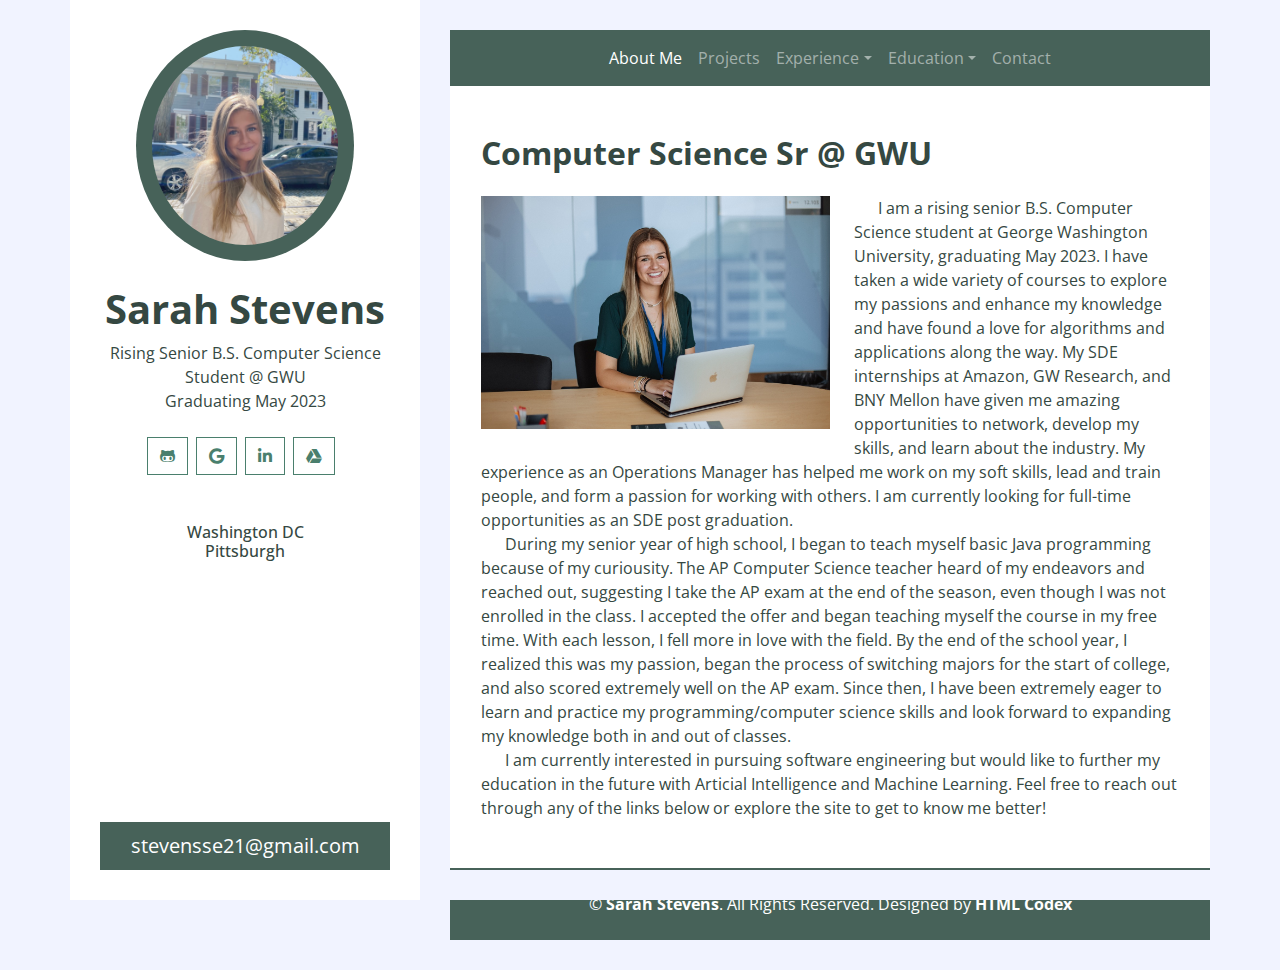
<file: index.html>
<!DOCTYPE html>
<html lang="en">
    <head>
        <meta charset="utf-8">
        <title>Sarah Stevens</title>
        <meta content="width=device-width, initial-scale=1.0" name="viewport">
        <meta content="Free Website Template" name="keywords">
        <meta content="Free Website Template" name="description">

        <!-- Favicon -->
        <link href="img/favicon.ico" rel="icon">

        <!-- Google Fonts -->
        <link href="https://fonts.googleapis.com/css2?family=Open+Sans:300;400;600;700;800&display=swap" rel="stylesheet">

        <!-- Font Awesome -->
        <link href="https://cdnjs.cloudflare.com/ajax/libs/font-awesome/5.10.0/css/all.min.css" rel="stylesheet">

        <!-- Customized Bootstrap Stylesheet -->
        <link href="css/style.css" rel="stylesheet">
    </head>

    <body>
        <div class="wrapper">
            <div class="sidebar">
                <div class="sidebar-text d-flex flex-column h-100 justify-content-center text-center">
                    <img class="mx-auto d-block w-75 bg-primary img-fluid rounded-circle mb-4 p-3" src="img/me.jpeg" alt="Image">
                    <h1 class="font-weight-bold">Sarah Stevens</h1>
                    <p class="mb-4">
                        Rising Senior B.S. Computer Science Student @ GWU <br> Graduating May 2023
                    </p>
                    <div class="d-flex justify-content-center mb-5">
                        <a class="btn btn-outline-primary mr-2" href="https://github.com/stevensse21"><i class="fab fa-github-alt"></i></a>
                        <a class="btn btn-outline-primary mr-2" href="mailto:stevensse21@gmail.com?subject=Reach Out Via Website"><i class="fab fa-google"></i></a>
                        <a class="btn btn-outline-primary mr-2" href="https://www.linkedin.com/in/sarahstevens21/"><i class="fab fa-linkedin-in"></i></a>
                        <a class="btn btn-outline-primary mr-2" href="https://docs.google.com/document/d/1otPH1f_TBJLkTdfNuA0LRrwD_nwOo2Uy/edit?usp=sharing&ouid=106277621945775498656&rtpof=true&sd=true"><i class="fab fa-google-drive"></i></a>
                    </div>
                    <h6 class="mb-4">
                        Washington DC <br> Pittsburgh <br>
                    </h6>
                    <a href="mailto:stevensse21@gmail.com?subject=Reach Out Via Website" class="btn btn-lg btn-block btn-primary mt-auto">stevensse21@gmail.com</a>
                   <!--<a href="" class="btn btn-lg btn-block btn-primary mt-auto">Hire Me</a>-->
                </div>
                <div class="sidebar-icon d-flex flex-column h-100 justify-content-center text-right">
                    <i class="fas fa-2x fa-angle-double-right text-primary"></i>
                </div>
            </div>
            <div class="content">
                <!-- Navbar Start -->
                <div class="container p-0">
                    <nav class="navbar navbar-expand-lg bg-secondary navbar-dark">
                        <a href="" class="navbar-brand d-block d-lg-none">Navigation</a>
                        <button type="button" class="navbar-toggler" data-toggle="collapse" data-target="#navbarCollapse">
                            <span class="navbar-toggler-icon"></span>
                        </button>
                        <div class="collapse navbar-collapse justify-content-between" id="navbarCollapse">
                            <div class="navbar-nav m-auto">
                                <a href="index.html" class="nav-item nav-link active">About Me</a>
                                <a href="projects.html" class="nav-item nav-link">Projects</a>
                                <div class="nav-item dropdown">
                                    <a href="#" class="nav-link dropdown-toggle" data-toggle="dropdown">Experience</a>
                                    <div class="dropdown-menu">
                                        <a href="tech.html" class="dropdown-item">Technical Experience</a>
                                        <a href="nontechex.html" class="dropdown-item">Involvement/Other Experience</a>
                                    </div>
                                </div>
                                <div class="nav-item dropdown">
                                    <a href="#" class="nav-link dropdown-toggle" data-toggle="dropdown">Education</a>
                                    <div class="dropdown-menu">
                                        <a href="svhs.html" class="dropdown-item">Seneca Valley - High School</a>
                                        <a href="gwu.html" class="dropdown-item">George Washington University - Undergrad</a>
                                    </div>
                                </div>
                                <a href="mailto:stevensse21@gmail.com?subject=Reach Out Via Website&body = Message" class="nav-item nav-link">Contact</a>
                            </div>
                        </div>
                    </nav>
                </div>
                <!-- Navbar End -->
                
                
           <!-- About Start -->
           <div class="container bg-white pt-5">
            <div class="row px-3 pb-5">
                <div class="col-md-12">
                    <h2 class="mb-4 font-weight-bold">Computer Science Sr @ GWU</h2>
                    <img class="img-fluid float-left w-50 mr-4 mb-3" src="img/image.jpeg" alt="Image">
                    <p class="m-0">
                        &nbsp &nbsp &nbsp I am a rising senior B.S. Computer Science student at George Washington University, graduating May 2023. I have taken a wide variety of courses to explore my passions and enhance my knowledge and have found a love for algorithms and applications along the way. My SDE internships at Amazon, GW Research, and BNY Mellon have given me amazing opportunities to network, develop my skills, and learn about the industry. My experience as an Operations Manager has helped me work on my soft skills, lead and train people, and form a passion for working with others. I am currently looking for full-time opportunities as an SDE post graduation. 
                    </p>
                    <p class="m-0">
                        &nbsp &nbsp &nbsp During my senior year of high school, I began to teach myself basic Java programming because of my curiousity. The AP Computer Science teacher heard of my endeavors and reached out, suggesting I take the AP exam at the end of the season, even though I was not enrolled in the class. I accepted the offer and began teaching myself the course in my free time. With each lesson, I fell more in love with the field. By the end of the school year, I realized this was my passion, began the process of switching majors for the start of college, and also scored extremely well on the AP exam. Since then, I have been extremely eager to learn and practice my programming/computer science skills and look forward to expanding my knowledge both in and out of classes.
                    </p>
                    <p class="m-0">   
                        &nbsp &nbsp &nbsp I am currently interested in pursuing software engineering but would like to further my education in the future with Articial Intelligence and Machine Learning. Feel free to reach out through any of the links below or explore the site to get to know me better!
                    </p>
                </div>             
            </div>
        </div>
        <!-- About End -->


        <!-- Footer Start -->
        <div class="container py-4 bg-secondary text-center">
            <p class="m-0 text-white">
                &copy; <a class="text-white font-weight-bold" href="#">Sarah Stevens</a>. All Rights Reserved. Designed by <a class="text-white font-weight-bold" href="https://htmlcodex.com">HTML Codex</a>
            </p>
        </div>
        <!-- Footer End -->
    </div>
</div>

<!-- Back to Top -->
<a href="#" class="back-to-top"><i class="fa fa-angle-double-up"></i></a>

<!-- JavaScript Libraries -->
<script src="https://code.jquery.com/jquery-3.4.1.min.js"></script>
<script src="https://stackpath.bootstrapcdn.com/bootstrap/4.4.1/js/bootstrap.bundle.min.js"></script>
<script src="lib/easing/easing.min.js"></script>
<script src="lib/waypoints/waypoints.min.js"></script>

<!-- Contact Javascript File -->
<script src="mail/jqBootstrapValidation.min.js"></script>
<script src="mail/contact.js"></script>

<!-- Template Javascript -->
<script src="js/main.js"></script>
    </body>
</html>
</file>
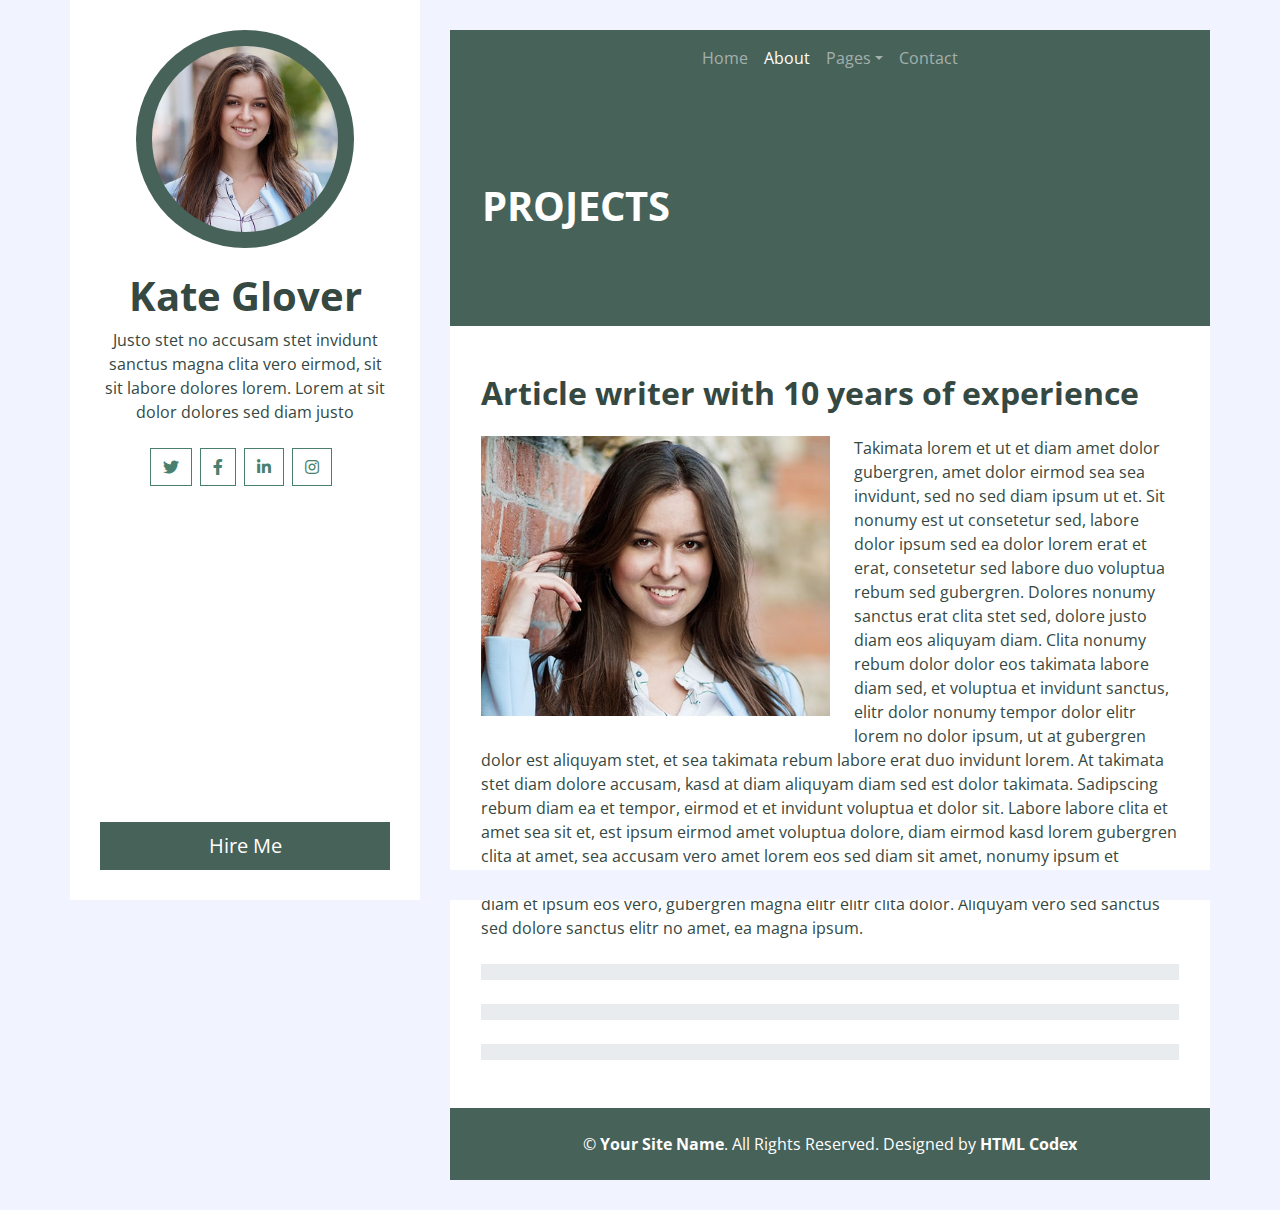
<file: aboutBase.html>
<!DOCTYPE html>
<html lang="en">
    <head>
        <meta charset="utf-8">
        <title>Bloggy - Personal Blog Template</title>
        <meta content="width=device-width, initial-scale=1.0" name="viewport">
        <meta content="Free Website Template" name="keywords">
        <meta content="Free Website Template" name="description">

        <!-- Favicon -->
        <link href="img/favicon.ico" rel="icon">

        <!-- Google Fonts -->
        <link href="https://fonts.googleapis.com/css2?family=Open+Sans:300;400;600;700;800&display=swap" rel="stylesheet">

        <!-- Font Awesome -->
        <link href="https://cdnjs.cloudflare.com/ajax/libs/font-awesome/5.10.0/css/all.min.css" rel="stylesheet">

        <!-- Customized Bootstrap Stylesheet -->
        <link href="css/style.css" rel="stylesheet">
    </head>

<body>
    <div class="wrapper">
        <div class="sidebar">
            <div class="sidebar-text d-flex flex-column h-100 justify-content-center text-center">
                <img class="mx-auto d-block w-75 bg-primary img-fluid rounded-circle mb-4 p-3" src="img/profile.jpg" alt="Image">
                <h1 class="font-weight-bold">Kate Glover</h1>
                <p class="mb-4">
                    Justo stet no accusam stet invidunt sanctus magna clita vero eirmod, sit sit labore dolores lorem. Lorem at sit dolor dolores sed diam justo
                </p>
                <div class="d-flex justify-content-center mb-5">
                    <a class="btn btn-outline-primary mr-2" href="#"><i class="fab fa-twitter"></i></a>
                    <a class="btn btn-outline-primary mr-2" href="#"><i class="fab fa-facebook-f"></i></a>
                    <a class="btn btn-outline-primary mr-2" href="#"><i class="fab fa-linkedin-in"></i></a>
                    <a class="btn btn-outline-primary mr-2" href="#"><i class="fab fa-instagram"></i></a>
                </div>
                <a href="" class="btn btn-lg btn-block btn-primary mt-auto">Hire Me</a>
            </div>
            <div class="sidebar-icon d-flex flex-column h-100 justify-content-center text-right">
                <i class="fas fa-2x fa-angle-double-right text-primary"></i>
            </div>
        </div>
        <div class="content">
            <!-- Navbar Start -->
            <div class="container p-0">
                <nav class="navbar navbar-expand-lg bg-secondary navbar-dark">
                    <a href="" class="navbar-brand d-block d-lg-none">Navigation</a>
                    <button type="button" class="navbar-toggler" data-toggle="collapse" data-target="#navbarCollapse">
                        <span class="navbar-toggler-icon"></span>
                    </button>
                    <div class="collapse navbar-collapse justify-content-between" id="navbarCollapse">
                        <div class="navbar-nav m-auto">
                            <a href="index.html" class="nav-item nav-link">Home</a>
                            <a href="about.html" class="nav-item nav-link active">About</a>
                            <div class="nav-item dropdown">
                                <a href="#" class="nav-link dropdown-toggle" data-toggle="dropdown">Pages</a>
                                <div class="dropdown-menu">
                                    <a href="blog.html" class="dropdown-item">Blog Grid</a>
                                    <a href="single.html" class="dropdown-item">Blog Detail</a>
                                </div>
                            </div>
                            <a href="contact.html" class="nav-item nav-link">Contact</a>
                        </div>
                    </div>
                </nav>
            </div>
            <!-- Navbar End -->

            <!-- Page Header Start -->
            <div class="container py-5 px-2 bg-primary">
                <div class="row py-5 px-4">
                    <div class="col-sm-6 text-center text-md-left">
                        <h1 class="mb-3 mb-md-0 text-white text-uppercase font-weight-bold">Projects</h1>
                    </div>
                    <!--<div class="col-sm-6 text-center text-md-right">
                        <div class="d-inline-flex pt-2">
                            <h4 class="m-0 text-white"><a class="text-white" href="">Home</a></h4>
                            <h4 class="m-0 text-white px-2">/</h4>
                            <h4 class="m-0 text-white">About Me</h4>
                        </div>
                    </div>-->
                </div>
            </div>
            <!-- Page Header End -->


            <!-- About Start -->
            <div class="container bg-white pt-5">
                <div class="row px-3 pb-5">
                    <div class="col-md-12">
                        <h2 class="mb-4 font-weight-bold">Article writer with 10 years of experience</h2>
                        <img class="img-fluid float-left w-50 mr-4 mb-3" src="img/about.jpg" alt="Image">
                        <p class="m-0">
                            Takimata lorem et ut et diam amet dolor gubergren, amet dolor eirmod sea sea invidunt, sed no sed diam ipsum ut et. Sit nonumy est ut consetetur sed, labore dolor ipsum sed ea dolor lorem erat et erat, consetetur sed labore duo voluptua rebum sed gubergren. Dolores nonumy sanctus erat clita stet sed, dolore justo diam eos aliquyam diam. Clita nonumy rebum dolor dolor eos takimata labore diam sed, et voluptua et invidunt sanctus, elitr dolor nonumy tempor dolor elitr lorem no dolor ipsum, ut at gubergren dolor est aliquyam stet, et sea takimata rebum labore erat duo invidunt lorem. At takimata stet diam dolore accusam, kasd at diam aliquyam diam sed est dolor takimata. Sadipscing rebum diam ea et tempor, eirmod et et invidunt voluptua et dolor sit. Labore labore clita et amet sea sit et, est ipsum eirmod amet voluptua dolore, diam eirmod kasd lorem gubergren clita at amet, sea accusam vero amet lorem eos sed diam sit amet, nonumy ipsum et tempor magna dolores aliquyam vero eos ipsum. Ipsum ipsum sadipscing diam aliquyam diam et ipsum eos vero, gubergren magna elitr elitr clita dolor. Aliquyam vero sed sanctus sed dolore sanctus elitr no amet, ea magna ipsum.
                        </p>
                    </div>
                    <div class="col-md-12 pt-4">
                        <div class="d-flex flex-column skills">
                            <div class="progress w-100 mb-4">
                                <div class="progress-bar" role="progressbar" aria-valuenow="80" aria-valuemin="0" aria-valuemax="100">Adaptability</div>
                            </div>
                            <div class="progress w-100 mb-4">
                                <div class="progress-bar" role="progressbar" aria-valuenow="90" aria-valuemin="0" aria-valuemax="100">Research</div>
                            </div>
                            <div class="progress w-100">
                                <div class="progress-bar" role="progressbar" aria-valuenow="100" aria-valuemin="0" aria-valuemax="100">Editing</div>
                            </div>
                        </div>
                    </div>
                </div>
            </div>
            <!-- About End -->


            <!-- Footer Start -->
            <div class="container py-4 bg-secondary text-center">
                <p class="m-0 text-white">
                    &copy; <a class="text-white font-weight-bold" href="#">Your Site Name</a>. All Rights Reserved. Designed by <a class="text-white font-weight-bold" href="https://htmlcodex.com">HTML Codex</a>
                </p>
            </div>
            <!-- Footer End -->
        </div>
    </div>

    <!-- Back to Top -->
    <a href="#" class="back-to-top"><i class="fa fa-angle-double-up"></i></a>

    <!-- JavaScript Libraries -->
    <script src="https://code.jquery.com/jquery-3.4.1.min.js"></script>
    <script src="https://stackpath.bootstrapcdn.com/bootstrap/4.4.1/js/bootstrap.bundle.min.js"></script>
    <script src="lib/easing/easing.min.js"></script>
    <script src="lib/waypoints/waypoints.min.js"></script>

    <!-- Contact Javascript File -->
    <script src="mail/jqBootstrapValidation.min.js"></script>
    <script src="mail/contact.js"></script>

    <!-- Template Javascript -->
    <script src="js/main.js"></script>
</body>

</html>
</file>
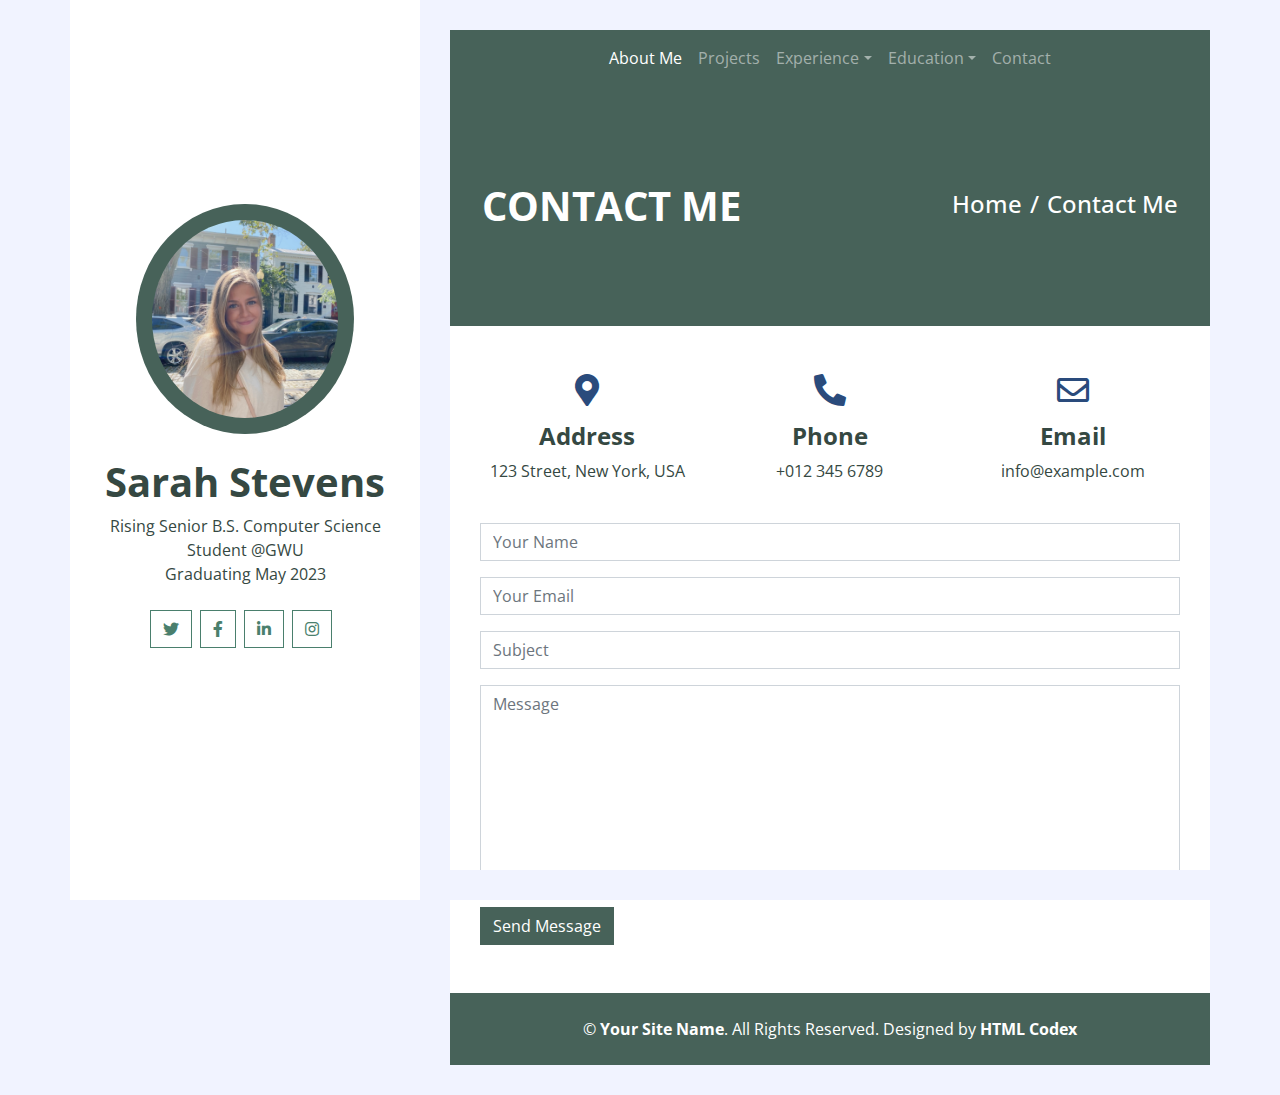
<file: contact.html>
<!DOCTYPE html>
<html lang="en">
    <head>
        <meta charset="utf-8">
        <title>Bloggy - Personal Blog Template</title>
        <meta content="width=device-width, initial-scale=1.0" name="viewport">
        <meta content="Free Website Template" name="keywords">
        <meta content="Free Website Template" name="description">

        <!-- Favicon -->
        <link href="img/favicon.ico" rel="icon">

        <!-- Google Fonts -->
        <link href="https://fonts.googleapis.com/css2?family=Open+Sans:300;400;600;700;800&display=swap" rel="stylesheet">

        <!-- Font Awesome -->
        <link href="https://cdnjs.cloudflare.com/ajax/libs/font-awesome/5.10.0/css/all.min.css" rel="stylesheet">

        <!-- Customized Bootstrap Stylesheet -->
        <link href="css/style.css" rel="stylesheet">
    </head>

<body>
    <div class="wrapper">
        <div class="sidebar">
            <div class="sidebar-text d-flex flex-column h-100 justify-content-center text-center">
                <img class="mx-auto d-block w-75 bg-primary img-fluid rounded-circle mb-4 p-3" src="img/me.jpeg" alt="Image">
                <h1 class="font-weight-bold">Sarah Stevens</h1>
                <p class="mb-4">
                    Rising Senior B.S. Computer Science Student @GWU <br> Graduating May 2023
                </p>
                <div class="d-flex justify-content-center mb-5">
                    <a class="btn btn-outline-primary mr-2" href="https://www.linkedin.com/in/sarahstevens21/"><i class="fab fa-twitter"></i></a>
                    <a class="btn btn-outline-primary mr-2" href="#"><i class="fab fa-facebook-f"></i></a>
                    <a class="btn btn-outline-primary mr-2" href="https://www.linkedin.com/in/sarahstevens21/"><i class="fab fa-linkedin-in"></i></a>
                    <a class="btn btn-outline-primary mr-2" href="#"><i class="fab fa-instagram"></i></a>
                </div>
               <!--<a href="" class="btn btn-lg btn-block btn-primary mt-auto">Hire Me</a>-->
            </div>
            <div class="sidebar-icon d-flex flex-column h-100 justify-content-center text-right">
                <i class="fas fa-2x fa-angle-double-right text-primary"></i>
            </div>
        </div>
        <div class="content">
            <!-- Navbar Start -->
            <div class="container p-0">
                <nav class="navbar navbar-expand-lg bg-secondary navbar-dark">
                    <a href="" class="navbar-brand d-block d-lg-none">Navigation</a>
                    <button type="button" class="navbar-toggler" data-toggle="collapse" data-target="#navbarCollapse">
                        <span class="navbar-toggler-icon"></span>
                    </button>
                    <div class="collapse navbar-collapse justify-content-between" id="navbarCollapse">
                        <div class="navbar-nav m-auto">
                            <a href="index.html" class="nav-item nav-link active">About Me</a>
                            <a href="projects.html" class="nav-item nav-link">Projects</a>
                            <div class="nav-item dropdown">
                                <a href="#" class="nav-link dropdown-toggle" data-toggle="dropdown">Experience</a>
                                <div class="dropdown-menu">
                                    <a href="tech.html" class="dropdown-item">Technical Experience</a>
                                    <a href="nontechex.html" class="dropdown-item">Involvement/Other Experience</a>
                                </div>
                            </div>
                            <div class="nav-item dropdown">
                                <a href="#" class="nav-link dropdown-toggle" data-toggle="dropdown">Education</a>
                                <div class="dropdown-menu">
                                    <a href="svhs.html" class="dropdown-item">Seneca Valley - High School</a>
                                    <a href="gwu.html" class="dropdown-item">George Washington University - Undergrad</a>
                                </div>
                            </div>
                            <a href="contact.html" class="nav-item nav-link">Contact</a>
                        </div>
                    </div>
                </nav>
            </div>
            <!-- Navbar End -->

            <!-- Page Header Start -->
            <div class="container py-5 px-2 bg-primary">
                <div class="row py-5 px-4">
                    <div class="col-sm-6 text-center text-md-left">
                        <h1 class="mb-3 mb-md-0 text-white text-uppercase font-weight-bold">Contact Me</h1>
                    </div>
                    <div class="col-sm-6 text-center text-md-right">
                        <div class="d-inline-flex pt-2">
                            <h4 class="m-0 text-white"><a class="text-white" href="">Home</a></h4>
                            <h4 class="m-0 text-white px-2">/</h4>
                            <h4 class="m-0 text-white">Contact Me</h4>
                        </div>
                    </div>
                </div>
            </div>
            <!-- Page Header End -->


            <!-- Contact Start -->
            <div class="container bg-white pt-5">
                <div class="row px-3 pb-2">
                    <div class="col-sm-4 text-center mb-3">
                        <i class="fa fa-2x fa-map-marker-alt mb-3 text-primary"></i>
                        <h4 class="font-weight-bold">Address</h4>
                        <p>123 Street, New York, USA</p>
                    </div>
                    <div class="col-sm-4 text-center mb-3">
                        <i class="fa fa-2x fa-phone-alt mb-3 text-primary"></i>
                        <h4 class="font-weight-bold">Phone</h4>
                        <p>+012 345 6789</p>
                    </div>
                    <div class="col-sm-4 text-center mb-3">
                        <i class="far fa-2x fa-envelope mb-3 text-primary"></i>
                        <h4 class="font-weight-bold">Email</h4>
                        <p>info@example.com</p>
                    </div>
                </div>
                <div class="col-md-12 pb-5">
                    <div class="contact-form">
                        <div id="success"></div>
                        <form name="sentMessage" id="contactForm" novalidate="novalidate">
                            <div class="control-group">
                                <input type="text" class="form-control" id="name" placeholder="Your Name" required="required" data-validation-required-message="Please enter your name" />
                                <p class="help-block text-danger"></p>
                            </div>
                            <div class="control-group">
                                <input type="email" class="form-control" id="email" placeholder="Your Email" required="required" data-validation-required-message="Please enter your email" />
                                <p class="help-block text-danger"></p>
                            </div>
                            <div class="control-group">
                                <input type="text" class="form-control" id="subject" placeholder="Subject" required="required" data-validation-required-message="Please enter a subject" />
                                <p class="help-block text-danger"></p>
                            </div>
                            <div class="control-group">
                                <textarea class="form-control" rows="8" id="message" placeholder="Message" required="required" data-validation-required-message="Please enter your message"></textarea>
                                <p class="help-block text-danger"></p>
                            </div>
                            <div>
                                <button class="btn btn-primary" type="submit" id="sendMessageButton">Send Message</button>
                            </div>
                        </form>
                    </div>
                </div>
            </div>
            <!-- Contact End -->


            <!-- Footer Start -->
            <div class="container py-4 bg-secondary text-center">
                <p class="m-0 text-white">
                    &copy; <a class="text-white font-weight-bold" href="#">Your Site Name</a>. All Rights Reserved. Designed by <a class="text-white font-weight-bold" href="https://htmlcodex.com">HTML Codex</a>
                </p>
            </div>
            <!-- Footer End -->
        </div>
    </div>

    <!-- Back to Top -->
    <a href="#" class="back-to-top"><i class="fa fa-angle-double-up"></i></a>

    <!-- JavaScript Libraries -->
    <script src="https://code.jquery.com/jquery-3.4.1.min.js"></script>
    <script src="https://stackpath.bootstrapcdn.com/bootstrap/4.4.1/js/bootstrap.bundle.min.js"></script>
    <script src="lib/easing/easing.min.js"></script>
    <script src="lib/waypoints/waypoints.min.js"></script>

    <!-- Contact Javascript File -->
    <script src="mail/jqBootstrapValidation.min.js"></script>
    <script src="mail/contact.js"></script>

    <!-- Template Javascript -->
    <script src="js/main.js"></script>
</body>

</html>
</file>
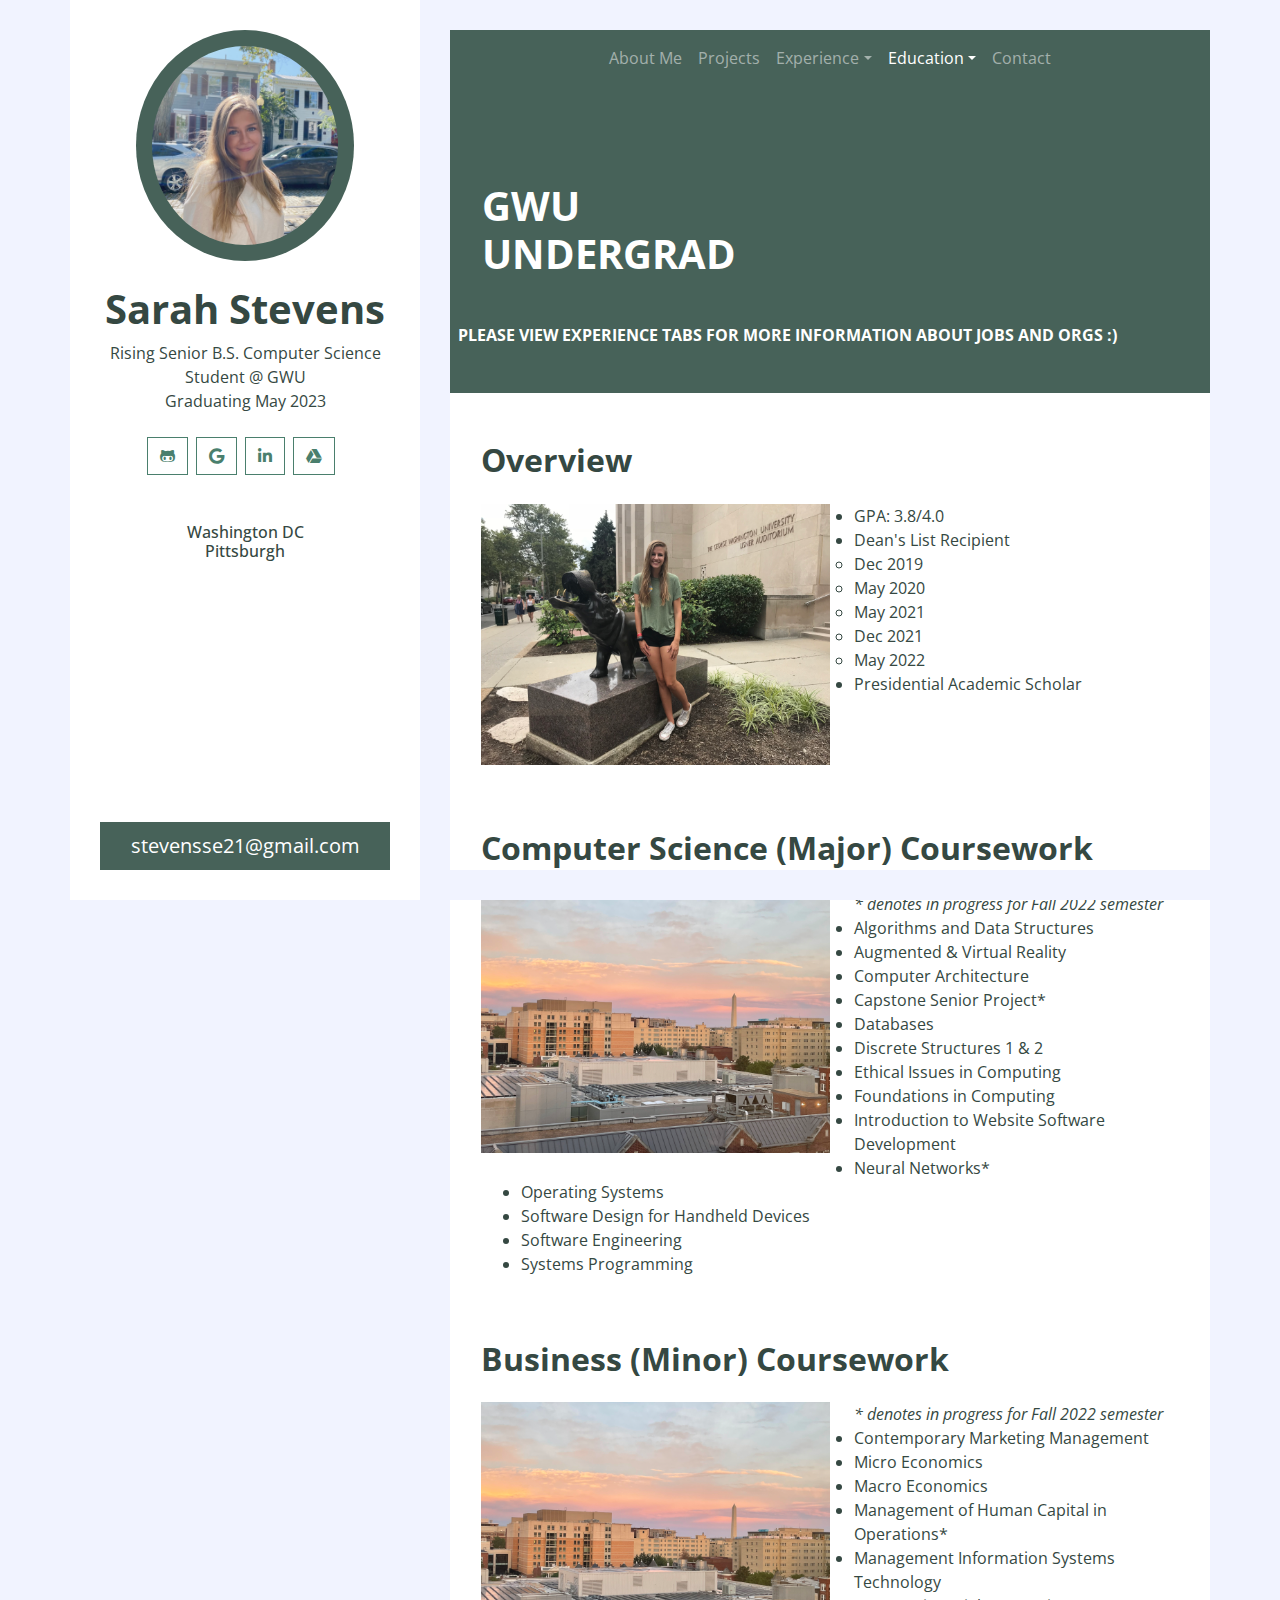
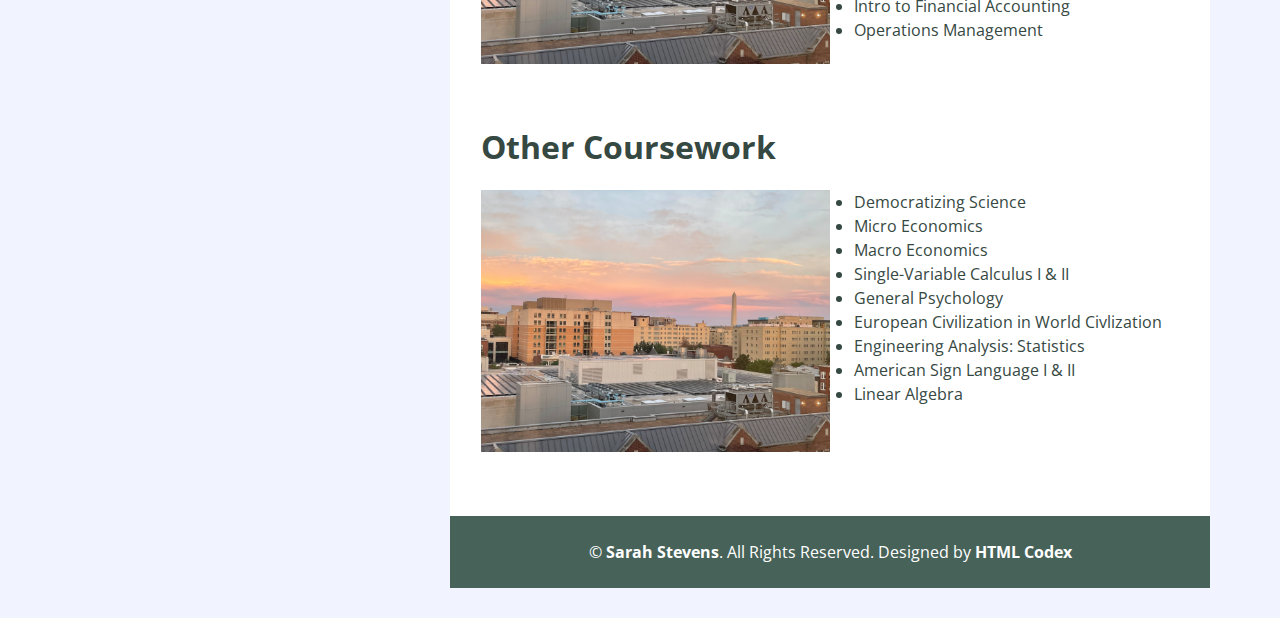
<file: gwu.html>
<!DOCTYPE html>
<html lang="en">
    <head>
        <meta charset="utf-8">
        <title>Sarah Stevens</title>
        <meta content="width=device-width, initial-scale=1.0" name="viewport">
        <meta content="Free Website Template" name="keywords">
        <meta content="Free Website Template" name="description">

        <!-- Favicon -->
        <link href="img/favicon.ico" rel="icon">

        <!-- Google Fonts -->
        <link href="https://fonts.googleapis.com/css2?family=Open+Sans:300;400;600;700;800&display=swap" rel="stylesheet">

        <!-- Font Awesome -->
        <link href="https://cdnjs.cloudflare.com/ajax/libs/font-awesome/5.10.0/css/all.min.css" rel="stylesheet">

        <!-- Customized Bootstrap Stylesheet -->
        <link href="css/style.css" rel="stylesheet">
    </head>

<body>
    <div class="wrapper">
        <div class="sidebar">
            <div class="sidebar-text d-flex flex-column h-100 justify-content-center text-center">
                <img class="mx-auto d-block w-75 bg-primary img-fluid rounded-circle mb-4 p-3" src="img/me.jpeg" alt="Image">
                <h1 class="font-weight-bold">Sarah Stevens</h1>
                <p class="mb-4">
                    Rising Senior B.S. Computer Science Student @ GWU <br> Graduating May 2023
                </p>
                <div class="d-flex justify-content-center mb-5">
                    <a class="btn btn-outline-primary mr-2" href="https://github.com/stevensse21"><i class="fab fa-github-alt"></i></a>
                    <a class="btn btn-outline-primary mr-2" href="mailto:stevensse21@gmail.com?subject=Reach Out Via Website"><i class="fab fa-google"></i></a>
                    <a class="btn btn-outline-primary mr-2" href="https://www.linkedin.com/in/sarahstevens21/"><i class="fab fa-linkedin-in"></i></a>
                    <a class="btn btn-outline-primary mr-2" href="https://docs.google.com/document/d/1otPH1f_TBJLkTdfNuA0LRrwD_nwOo2Uy/edit?usp=sharing&ouid=106277621945775498656&rtpof=true&sd=true"><i class="fab fa-google-drive"></i></a>
                </div>
                <h6 class="mb-4">
                    Washington DC <br> Pittsburgh <br>
                </h6>
                <a href="mailto:stevensse21@gmail.com?subject=Reach Out Via Website" class="btn btn-lg btn-block btn-primary mt-auto">stevensse21@gmail.com</a>
               <!--<a href="" class="btn btn-lg btn-block btn-primary mt-auto">Hire Me</a>-->
            </div>
            <div class="sidebar-icon d-flex flex-column h-100 justify-content-center text-right">
                <i class="fas fa-2x fa-angle-double-right text-primary"></i>
            </div>
        </div>
        <div class="content">
            <!-- Navbar Start -->
            <div class="container p-0">
                <nav class="navbar navbar-expand-lg bg-secondary navbar-dark">
                    <a href="" class="navbar-brand d-block d-lg-none">Navigation</a>
                    <button type="button" class="navbar-toggler" data-toggle="collapse" data-target="#navbarCollapse">
                        <span class="navbar-toggler-icon"></span>
                    </button>
                    <div class="collapse navbar-collapse justify-content-between" id="navbarCollapse">
                        <div class="navbar-nav m-auto">
                            <a href="index.html" class="nav-item nav-link">About Me</a>
                            <a href="projects.html" class="nav-item nav-link">Projects</a>
                            <div class="nav-item dropdown">
                                <a href="#" class="nav-link dropdown-toggle" data-toggle="dropdown">Experience</a>
                                <div class="dropdown-menu">
                                    <a href="tech.html" class="dropdown-item">Technical Experience</a>
                                    <a href="nontechex.html" class="dropdown-item">Involvement/Other Experience</a>
                                </div>
                            </div>
                            <div class="nav-item dropdown">
                                <a href="#" class="nav-link dropdown-toggle active" data-toggle="dropdown">Education</a>
                                <div class="dropdown-menu">
                                    <a href="svhs.html" class="dropdown-item">Seneca Valley - High School</a>
                                    <a href="gwu.html" class="dropdown-item active">George Washington University - Undergrad</a>
                                </div>
                            </div>
                            <a href="mailto:stevensse21@gmail.com?subject=Reach Out Via Website&body = Message" class="nav-item nav-link">Contact</a>
                        </div>
                    </div>
                </nav>
            </div>
                <!-- Navbar End -->

            <!-- Page Header Start -->
            <div class="container py-5 px-2 bg-primary">
                <div class="row py-5 px-4">
                    <div class="col-sm-6 text-center text-md-left">
                        <h1 class="mb-3 mb-md-0 text-white text-uppercase font-weight-bold">GWU Undergrad</h1>
                        
                    </div>
                    
                    <!--<div class="col-sm-6 text-center text-md-right">
                        <div class="d-inline-flex pt-2">
                            <h4 class="m-0 text-white"><a class="text-white" href="">Home</a></h4>
                            <h4 class="m-0 text-white px-2">/</h4>
                            <h4 class="m-0 text-white">About Me</h4>
                        </div>
                    </div>-->
                </div>
                <h6 class="mb-3 mb-md-0 text-white text-uppercase font-weight-bold">Please view Experience Tabs for more information about jobs and orgs :)</h6>
            </div>
            <!-- Page Header End -->


            <!-- About Start -->
            <div class="container bg-white pt-5">
                <div class="row px-3 pb-5">
                    <div class="col-md-12">
                        <h2 class="mb-4 font-weight-bold">Overview</h2>
                        <img class="img-fluid float-left w-50 mr-4 mb-3" src="img/hippo.jpeg" alt="Image">
                        <p class="m-0">
                            <ul>
                                <li>GPA: 3.8/4.0</li>
                                <li>Dean's List Recipient
                                    <ul>
                                        <li>Dec 2019</li>
                                        <li>May 2020</li>
                                        <li>May 2021</li>
                                        <li>Dec 2021</li>
                                        <li>May 2022</li>
                                    </ul></li>
                                <li>Presidential Academic Scholar</li>
                            </ul>
                        </p>
                    </div>
                </div>

                <div class="row px-3 pb-5">
                    <div class="col-md-12">
                        <h2 class="mb-4 font-weight-bold">Computer Science (Major) Coursework</h2>
                        <img class="img-fluid float-left w-50 mr-4 mb-3" src="img/shenk.jpeg" alt="Image">
                        <p class="m-0">
                            <i>* denotes in progress for Fall 2022 semester</i>
                            <ul>
                                <li>Algorithms and Data Structures</li>
                                <li>Augmented & Virtual Reality</li>
                                <li>Computer Architecture</li>
                                <li>Capstone Senior Project*</li>
                                <li>Databases</li>
                                <li>Discrete Structures 1 & 2</li>
                                <li>Ethical Issues in Computing</li>
                                <li>Foundations in Computing</li>
                                <li>Introduction to Website Software Development</li>
                                <li>Neural Networks*</li>
                                <li>Operating Systems</li>
                                <li>Software Design for Handheld Devices</li>
                                <li>Software Engineering</li>
                                <li>Systems Programming</li>
                            </ul>
                        </p>
                    </div>
                </div>

                <div class="row px-3 pb-5">
                    <div class="col-md-12">
                        <h2 class="mb-4 font-weight-bold">Business (Minor) Coursework</h2>
                        <img class="img-fluid float-left w-50 mr-4 mb-3" src="img/shenk.jpeg" alt="Image">
                        <p class="m-0">
                            <i>* denotes in progress for Fall 2022 semester</i>
                            <ul>
                                <li>Contemporary Marketing Management</li>
                                <li>Micro Economics</li>
                                <li>Macro Economics</li>
                                <li>Management of Human Capital in Operations*</li>
                                <li>Management Information Systems Technology</li>
                                <li>Intro to Financial Accounting</li>
                                <li>Operations Management</li>
                            </ul>
                        </p>
                    </div>
                </div>
                
                <div class="row px-3 pb-5">
                    <div class="col-md-12">
                        <h2 class="mb-4 font-weight-bold">Other Coursework</h2>
                        <img class="img-fluid float-left w-50 mr-4 mb-3" src="img/shenk.jpeg" alt="Image">
                        <p class="m-0">
                            <ul>
                                <li>Democratizing Science</li>
                                <li>Micro Economics</li>
                                <li>Macro Economics</li>
                                <li>Single-Variable Calculus I & II</li>
                                <li>General Psychology</li>
                                <li>European Civilization in World Civlization</li>
                                <li>Engineering Analysis: Statistics</li>
                                <li>American Sign Language I & II</li>
                                <li>Linear Algebra</li>
                            </ul>
                        </p>
                    </div>
                </div>

            

            </div>
            <!-- About End -->


            <!-- Footer Start -->
            <div class="container py-4 bg-secondary text-center">
                <p class="m-0 text-white">
                    &copy; <a class="text-white font-weight-bold" href="#">Sarah Stevens</a>. All Rights Reserved. Designed by <a class="text-white font-weight-bold" href="https://htmlcodex.com">HTML Codex</a>
                </p>
            </div>
            <!-- Footer End -->
        </div>
    </div>

    <!-- JavaScript Libraries -->
    <script src="https://code.jquery.com/jquery-3.4.1.min.js"></script>
    <script src="https://stackpath.bootstrapcdn.com/bootstrap/4.4.1/js/bootstrap.bundle.min.js"></script>
    <script src="lib/easing/easing.min.js"></script>
    <script src="lib/waypoints/waypoints.min.js"></script>

    <!-- Contact Javascript File -->
    <script src="mail/jqBootstrapValidation.min.js"></script>
    <script src="mail/contact.js"></script>

    <!-- Template Javascript -->
    <script src="js/main.js"></script>
</body>

</html>
</file>
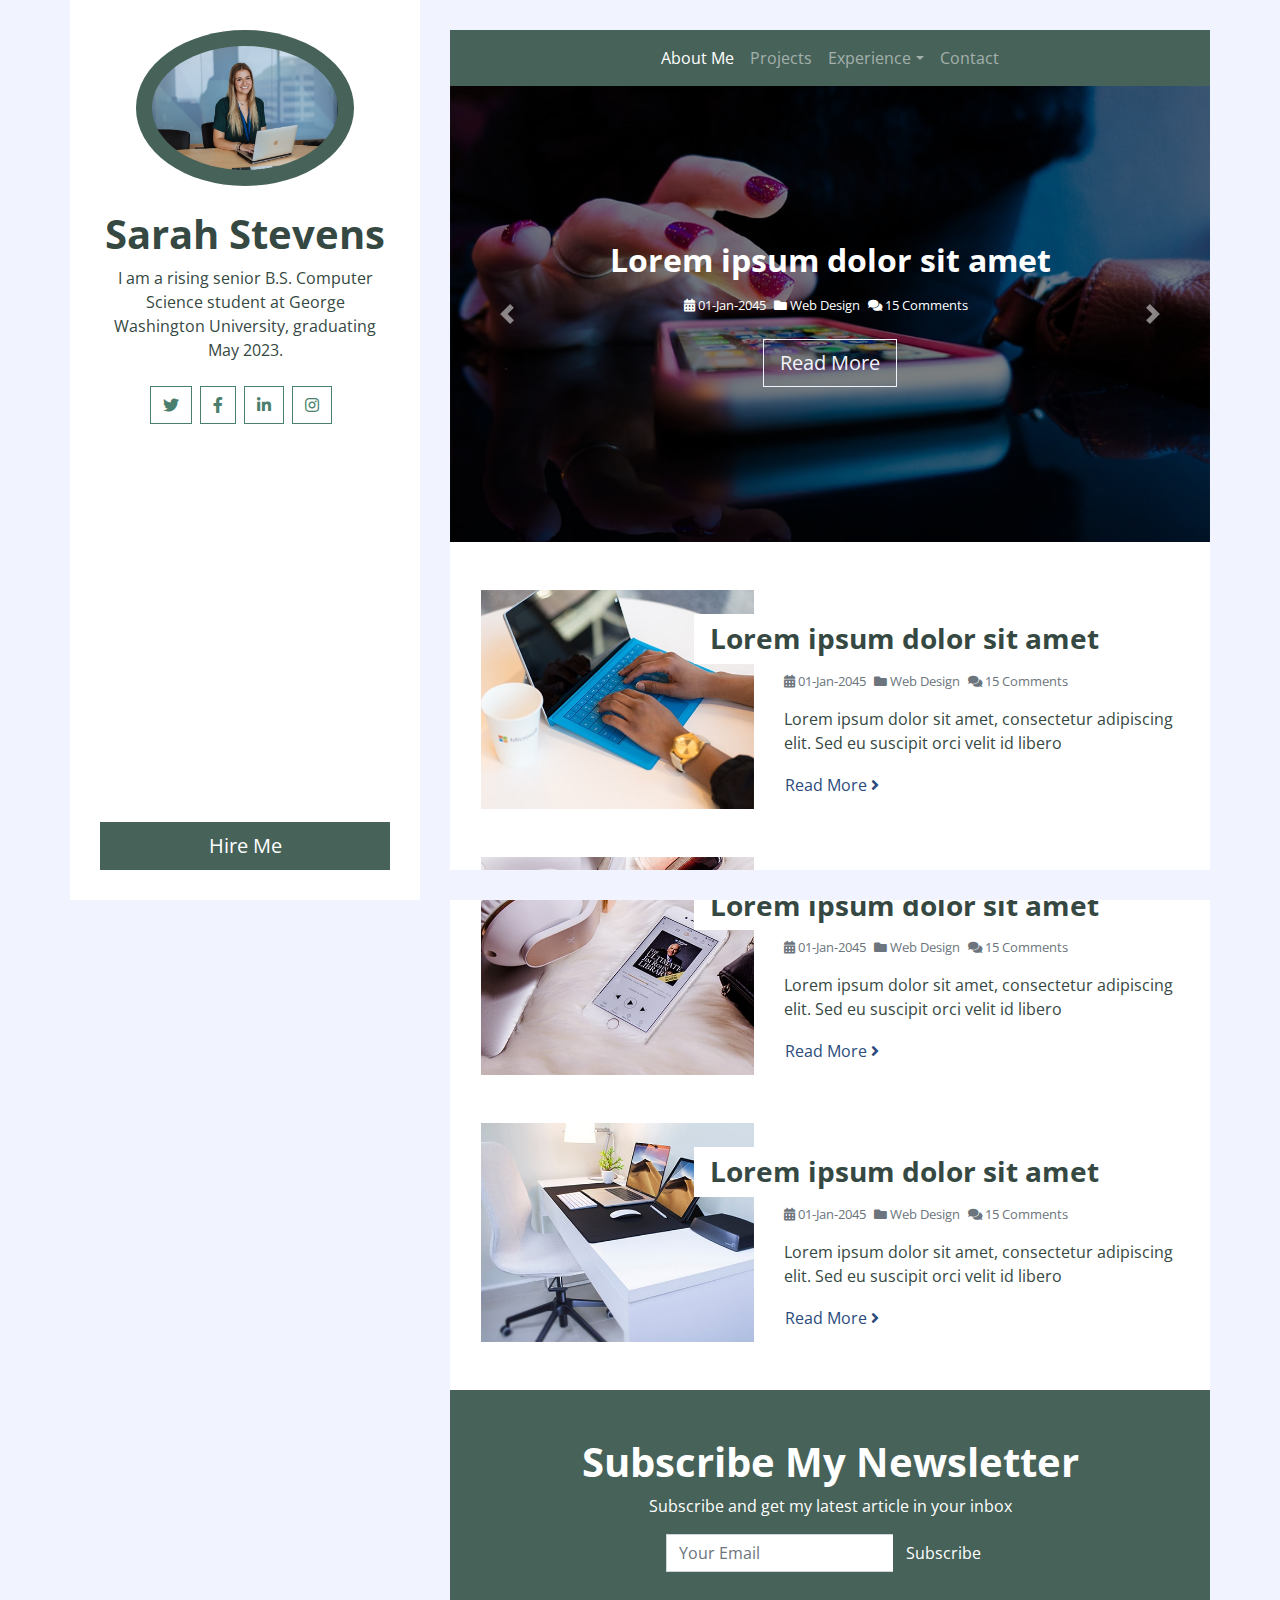
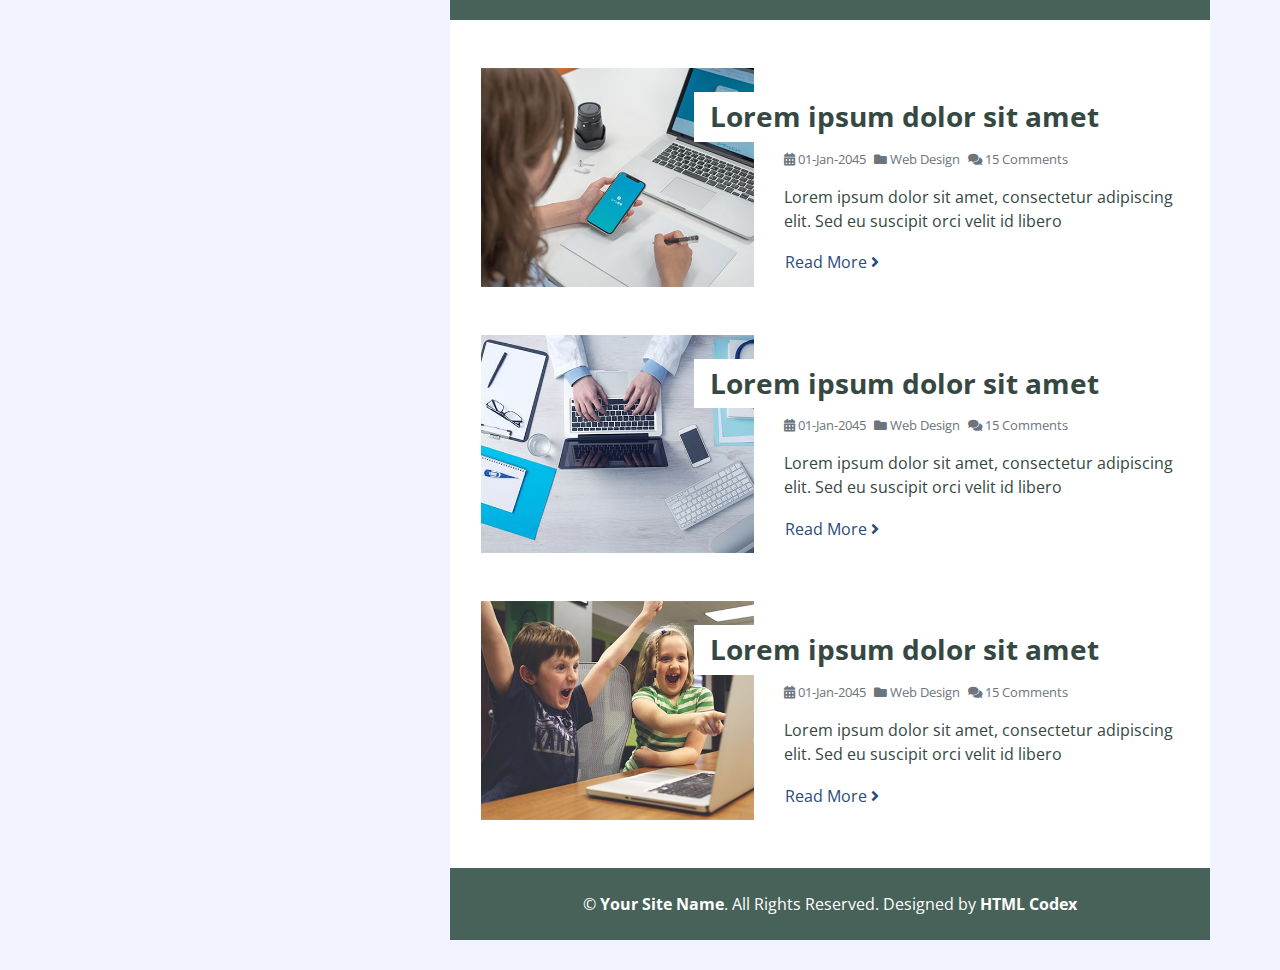
<file: index2.html>
<!DOCTYPE html>
<html lang="en">
    <head>
        <meta charset="utf-8">
        <title>Bloggy - Personal Blog Template</title>
        <meta content="width=device-width, initial-scale=1.0" name="viewport">
        <meta content="Free Website Template" name="keywords">
        <meta content="Free Website Template" name="description">

        <!-- Favicon -->
        <link href="img/favicon.ico" rel="icon">

        <!-- Google Fonts -->
        <link href="https://fonts.googleapis.com/css2?family=Open+Sans:300;400;600;700;800&display=swap" rel="stylesheet">

        <!-- Font Awesome -->
        <link href="https://cdnjs.cloudflare.com/ajax/libs/font-awesome/5.10.0/css/all.min.css" rel="stylesheet">

        <!-- Customized Bootstrap Stylesheet -->
        <link href="css/style.css" rel="stylesheet">
    </head>

    <body>
        <div class="wrapper">
            <div class="sidebar">
                <div class="sidebar-text d-flex flex-column h-100 justify-content-center text-center">
                    <img class="mx-auto d-block w-75 bg-primary img-fluid rounded-circle mb-4 p-3" src="img/image.jpeg" alt="Image">
                    <h1 class="font-weight-bold">Sarah Stevens</h1>
                    <p class="mb-4">
                        I am a rising senior B.S. Computer Science student at George Washington University, graduating May 2023.
                    </p>
                    <div class="d-flex justify-content-center mb-5">
                        <a class="btn btn-outline-primary mr-2" href="https://www.linkedin.com/in/sarahstevens21/"><i class="fab fa-twitter"></i></a>
                        <a class="btn btn-outline-primary mr-2" href="#"><i class="fab fa-facebook-f"></i></a>
                        <a class="btn btn-outline-primary mr-2" href="https://www.linkedin.com/in/sarahstevens21/"><i class="fab fa-linkedin-in"></i></a>
                        <a class="btn btn-outline-primary mr-2" href="#"><i class="fab fa-instagram"></i></a>
                    </div>
                    <a href="" class="btn btn-lg btn-block btn-primary mt-auto">Hire Me</a>
                </div>
                <div class="sidebar-icon d-flex flex-column h-100 justify-content-center text-right">
                    <i class="fas fa-2x fa-angle-double-right text-primary"></i>
                </div>
            </div>
            <div class="content">
                <!-- Navbar Start -->
                <div class="container p-0">
                    <nav class="navbar navbar-expand-lg bg-secondary navbar-dark">
                        <a href="" class="navbar-brand d-block d-lg-none">Navigation</a>
                        <button type="button" class="navbar-toggler" data-toggle="collapse" data-target="#navbarCollapse">
                            <span class="navbar-toggler-icon"></span>
                        </button>
                        <div class="collapse navbar-collapse justify-content-between" id="navbarCollapse">
                            <div class="navbar-nav m-auto">
                                <a href="index.html" class="nav-item nav-link active">About Me</a>
                                <a href="about.html" class="nav-item nav-link">Projects</a>
                                <div class="nav-item dropdown">
                                    <a href="#" class="nav-link dropdown-toggle" data-toggle="dropdown">Experience</a>
                                    <div class="dropdown-menu">
                                        <a href="blog.html" class="dropdown-item">Technical Experience</a>
                                        <a href="single.html" class="dropdown-item">Involvement/Other Experience</a>
                                    </div>
                                </div>
                                <a href="contact.html" class="nav-item nav-link">Contact</a>
                            </div>
                        </div>
                    </nav>
                </div>
                <!-- Navbar End -->
                
                <!-- Carousel Start -->
                <div class="container p-0">
                    <div id="blog-carousel" class="carousel slide" data-ride="carousel">
                        <div class="carousel-inner">
                            <div class="carousel-item active">
                                <img class="w-100" src="img/carousel-1.jpg" alt="Image">
                                <div class="carousel-caption d-flex flex-column align-items-center justify-content-center">
                                    <h2 class="mb-3 text-white font-weight-bold">Lorem ipsum dolor sit amet</h2>
                                    <div class="d-flex text-white">
                                        <small class="mr-2"><i class="fa fa-calendar-alt"></i> 01-Jan-2045</small>
                                        <small class="mr-2"><i class="fa fa-folder"></i> Web Design</small>
                                        <small class="mr-2"><i class="fa fa-comments"></i> 15 Comments</small>
                                    </div>
                                    <a href="" class="btn btn-lg btn-outline-light mt-4">Read More</a>
                                </div>
                            </div>
                            <div class="carousel-item">
                                <img class="w-100" src="img/carousel-2.jpg" alt="Image">
                                <div class="carousel-caption d-flex flex-column align-items-center justify-content-center">
                                    <h2 class="text-white font-weight-bold">Lorem ipsum dolor sit amet</h2>
                                    <div class="d-flex">
                                        <small class="mr-2"><i class="fa fa-calendar-alt"></i> 01-Jan-2045</small>
                                        <small class="mr-2"><i class="fa fa-folder"></i> Web Design</small>
                                        <small class="mr-2"><i class="fa fa-comments"></i> 15 Comments</small>
                                    </div>
                                    <a href="" class="btn btn-lg btn-outline-light mt-4">Read More</a>
                                </div>
                            </div>
                            <div class="carousel-item">
                                <img class="w-100" src="img/carousel-3.jpg" alt="Image">
                                <div class="carousel-caption d-flex flex-column align-items-center justify-content-center">
                                    <h2 class="text-white font-weight-bold">Lorem ipsum dolor sit amet</h2>
                                    <div class="d-flex">
                                        <small class="mr-2"><i class="fa fa-calendar-alt"></i> 01-Jan-2045</small>
                                        <small class="mr-2"><i class="fa fa-folder"></i> Web Design</small>
                                        <small class="mr-2"><i class="fa fa-comments"></i> 15 Comments</small>
                                    </div>
                                    <a href="" class="btn btn-lg btn-outline-light mt-4">Read More</a>
                                </div>
                            </div>
                        </div>
                        <a class="carousel-control-prev" href="#blog-carousel" data-slide="prev">
                            <span class="carousel-control-prev-icon"></span>
                        </a>
                        <a class="carousel-control-next" href="#blog-carousel" data-slide="next">
                            <span class="carousel-control-next-icon"></span>
                        </a>
                    </div>
                </div>
                <!-- Carousel End -->
                
                
                <!-- Blog List Start -->
                <div class="container bg-white pt-5">
                    <div class="row blog-item px-3 pb-5">
                        <div class="col-md-5">
                            <img class="img-fluid mb-4 mb-md-0" src="img/blog-1.jpg" alt="Image">
                        </div>
                        <div class="col-md-7">
                            <h3 class="mt-md-4 px-md-3 mb-2 py-2 bg-white font-weight-bold">Lorem ipsum dolor sit amet</h3>
                            <div class="d-flex mb-3">
                                <small class="mr-2 text-muted"><i class="fa fa-calendar-alt"></i> 01-Jan-2045</small>
                                <small class="mr-2 text-muted"><i class="fa fa-folder"></i> Web Design</small>
                                <small class="mr-2 text-muted"><i class="fa fa-comments"></i> 15 Comments</small>
                            </div>
                            <p>
                                Lorem ipsum dolor sit amet, consectetur adipiscing elit. Sed eu suscipit orci velit id libero
                            </p>
                            <a class="btn btn-link p-0" href="">Read More <i class="fa fa-angle-right"></i></a>
                        </div>
                    </div>
                    <div class="row blog-item px-3 pb-5">
                        <div class="col-md-5">
                            <img class="img-fluid mb-4 mb-md-0" src="img/blog-2.jpg" alt="Image">
                        </div>
                        <div class="col-md-7">
                            <h3 class="mt-md-4 px-md-3 mb-2 py-2 bg-white font-weight-bold">Lorem ipsum dolor sit amet</h3>
                            <div class="d-flex mb-3">
                                <small class="mr-2 text-muted"><i class="fa fa-calendar-alt"></i> 01-Jan-2045</small>
                                <small class="mr-2 text-muted"><i class="fa fa-folder"></i> Web Design</small>
                                <small class="mr-2 text-muted"><i class="fa fa-comments"></i> 15 Comments</small>
                            </div>
                            <p>
                                Lorem ipsum dolor sit amet, consectetur adipiscing elit. Sed eu suscipit orci velit id libero
                            </p>
                            <a class="btn btn-link p-0" href="">Read More <i class="fa fa-angle-right"></i></a>
                        </div>
                    </div>
                    <div class="row blog-item px-3 pb-5">
                        <div class="col-md-5">
                            <img class="img-fluid mb-4 mb-md-0" src="img/blog-3.jpg" alt="Image">
                        </div>
                        <div class="col-md-7">
                            <h3 class="mt-md-4 px-md-3 mb-2 py-2 bg-white font-weight-bold">Lorem ipsum dolor sit amet</h3>
                            <div class="d-flex mb-3">
                                <small class="mr-2 text-muted"><i class="fa fa-calendar-alt"></i> 01-Jan-2045</small>
                                <small class="mr-2 text-muted"><i class="fa fa-folder"></i> Web Design</small>
                                <small class="mr-2 text-muted"><i class="fa fa-comments"></i> 15 Comments</small>
                            </div>
                            <p>
                                Lorem ipsum dolor sit amet, consectetur adipiscing elit. Sed eu suscipit orci velit id libero
                            </p>
                            <a class="btn btn-link p-0" href="">Read More <i class="fa fa-angle-right"></i></a>
                        </div>
                    </div>
                </div>
                <!-- Blog List End -->
                
                
                <!-- Subscribe Start -->
                <div class="container py-5 px-4 bg-secondary text-center">
                    <h1 class="text-white font-weight-bold">Subscribe My Newsletter</h1>
                    <p class="text-white">Subscribe and get my latest article in your inbox</p>
                    <form class="form-inline justify-content-center">
                        <div class="input-group">
                            <input type="text" class="form-control" placeholder="Your Email">
                            <div class="input-group-append">
                              <button class="btn btn-primary" type="submit">Subscribe</button>
                            </div>
                          </div>
                    </form>
                </div>
                <!-- Subscribe End -->
                
                
                <!-- Blog List Start -->
                <div class="container bg-white pt-5">
                    <div class="row blog-item px-3 pb-5">
                        <div class="col-md-5">
                            <img class="img-fluid mb-4 mb-md-0" src="img/blog-4.jpg" alt="Image">
                        </div>
                        <div class="col-md-7">
                            <h3 class="mt-md-4 px-md-3 mb-2 py-2 bg-white font-weight-bold">Lorem ipsum dolor sit amet</h3>
                            <div class="d-flex mb-3">
                                <small class="mr-2 text-muted"><i class="fa fa-calendar-alt"></i> 01-Jan-2045</small>
                                <small class="mr-2 text-muted"><i class="fa fa-folder"></i> Web Design</small>
                                <small class="mr-2 text-muted"><i class="fa fa-comments"></i> 15 Comments</small>
                            </div>
                            <p>
                                Lorem ipsum dolor sit amet, consectetur adipiscing elit. Sed eu suscipit orci velit id libero
                            </p>
                            <a class="btn btn-link p-0" href="">Read More <i class="fa fa-angle-right"></i></a>
                        </div>
                    </div>
                    <div class="row blog-item px-3 pb-5">
                        <div class="col-md-5">
                            <img class="img-fluid mb-4 mb-md-0" src="img/blog-5.jpg" alt="Image">
                        </div>
                        <div class="col-md-7">
                            <h3 class="mt-md-4 px-md-3 mb-2 py-2 bg-white font-weight-bold">Lorem ipsum dolor sit amet</h3>
                            <div class="d-flex mb-3">
                                <small class="mr-2 text-muted"><i class="fa fa-calendar-alt"></i> 01-Jan-2045</small>
                                <small class="mr-2 text-muted"><i class="fa fa-folder"></i> Web Design</small>
                                <small class="mr-2 text-muted"><i class="fa fa-comments"></i> 15 Comments</small>
                            </div>
                            <p>
                                Lorem ipsum dolor sit amet, consectetur adipiscing elit. Sed eu suscipit orci velit id libero
                            </p>
                            <a class="btn btn-link p-0" href="">Read More <i class="fa fa-angle-right"></i></a>
                        </div>
                    </div>
                    <div class="row blog-item px-3 pb-5">
                        <div class="col-md-5">
                            <img class="img-fluid mb-4 mb-md-0" src="img/blog-6.jpg" alt="Image">
                        </div>
                        <div class="col-md-7">
                            <h3 class="mt-md-4 px-md-3 mb-2 py-2 bg-white font-weight-bold">Lorem ipsum dolor sit amet</h3>
                            <div class="d-flex mb-3">
                                <small class="mr-2 text-muted"><i class="fa fa-calendar-alt"></i> 01-Jan-2045</small>
                                <small class="mr-2 text-muted"><i class="fa fa-folder"></i> Web Design</small>
                                <small class="mr-2 text-muted"><i class="fa fa-comments"></i> 15 Comments</small>
                            </div>
                            <p>
                                Lorem ipsum dolor sit amet, consectetur adipiscing elit. Sed eu suscipit orci velit id libero
                            </p>
                            <a class="btn btn-link p-0" href="">Read More <i class="fa fa-angle-right"></i></a>
                        </div>
                    </div>
                </div>
                <!-- Blog List End -->
                
                
                <!-- Footer Start -->
                <div class="container py-4 bg-secondary text-center">
                    <p class="m-0 text-white">
                        &copy; <a class="text-white font-weight-bold" href="#">Your Site Name</a>. All Rights Reserved. Designed by <a class="text-white font-weight-bold" href="https://htmlcodex.com">HTML Codex</a>
                    </p>
                </div>
                <!-- Footer End -->
            </div>
        </div>
        
        <!-- Back to Top -->
        <a href="#" class="back-to-top"><i class="fa fa-angle-double-up"></i></a>
        
        <!-- JavaScript Libraries -->
        <script src="https://code.jquery.com/jquery-3.4.1.min.js"></script>
        <script src="https://stackpath.bootstrapcdn.com/bootstrap/4.4.1/js/bootstrap.bundle.min.js"></script>
        <script src="lib/easing/easing.min.js"></script>
        <script src="lib/waypoints/waypoints.min.js"></script>

        <!-- Contact Javascript File -->
        <script src="mail/jqBootstrapValidation.min.js"></script>
        <script src="mail/contact.js"></script>

        <!-- Template Javascript -->
        <script src="js/main.js"></script>
    </body>
</html>
</file>
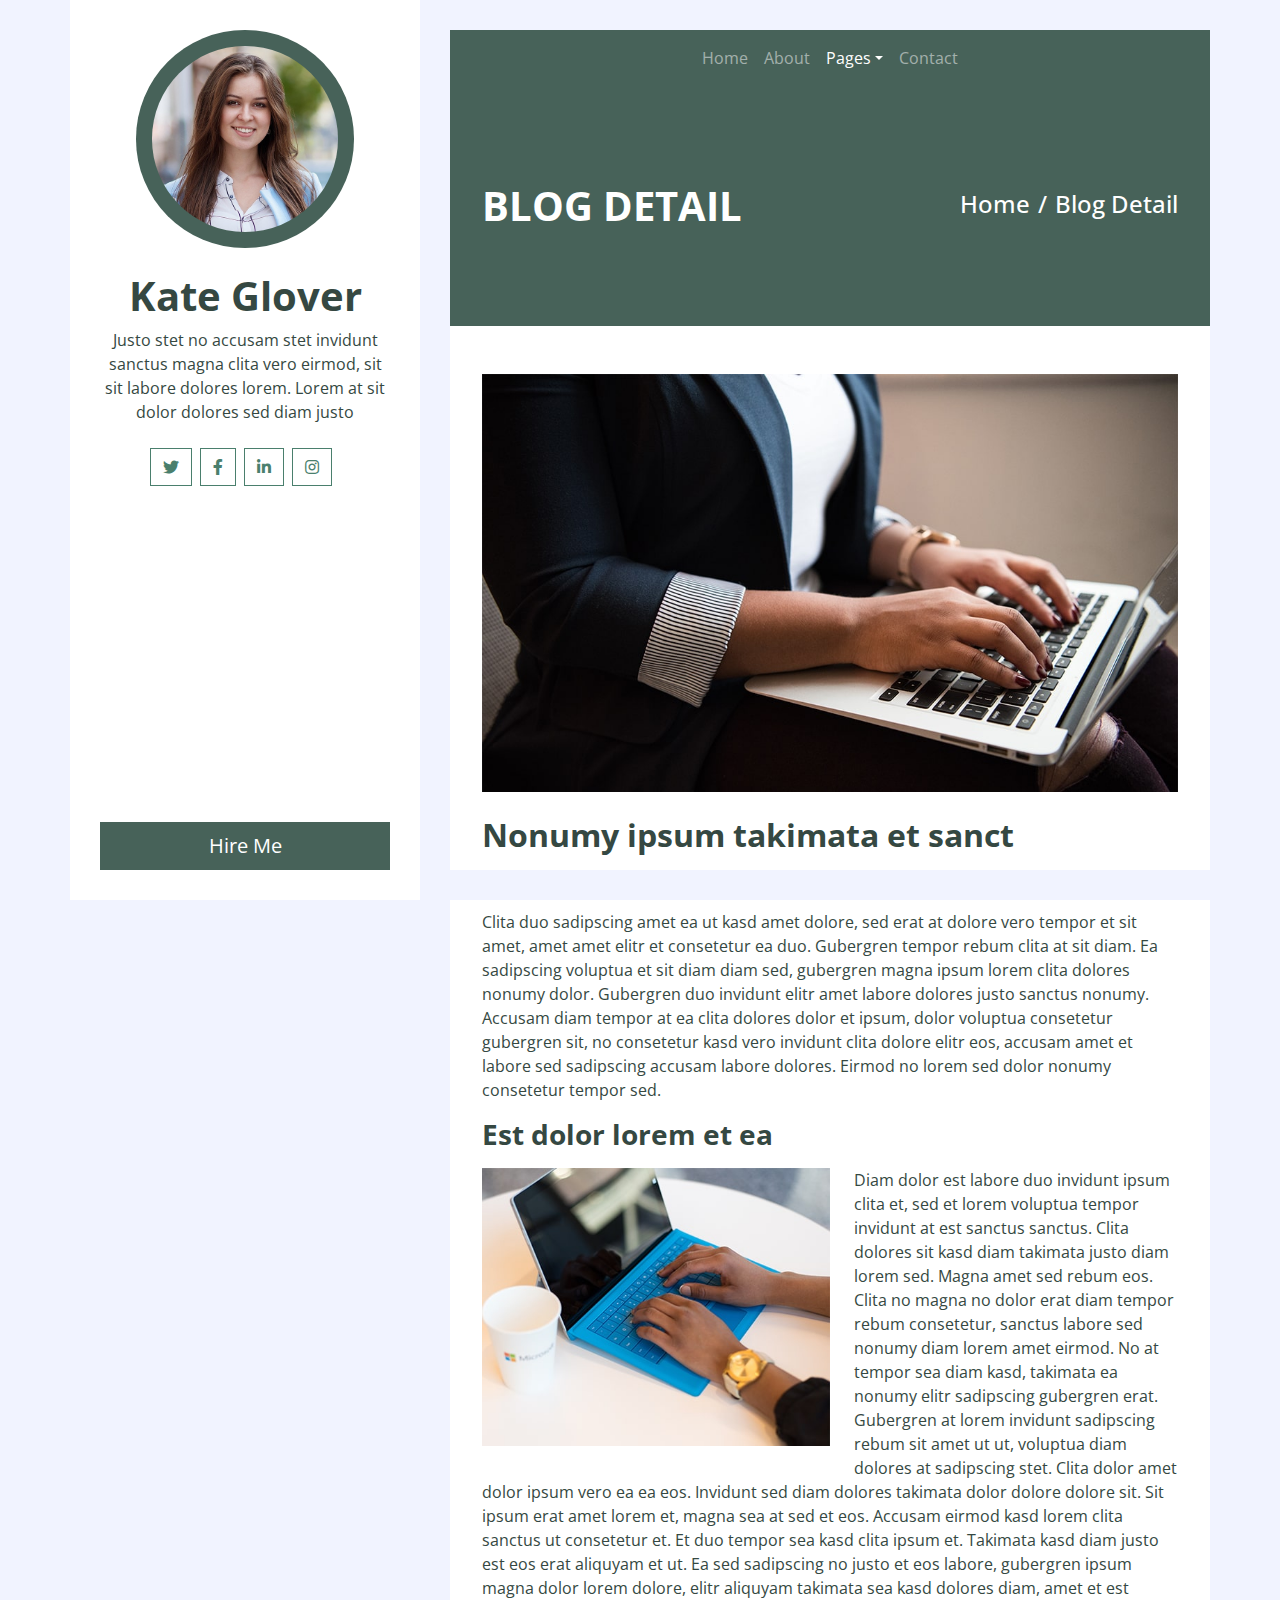
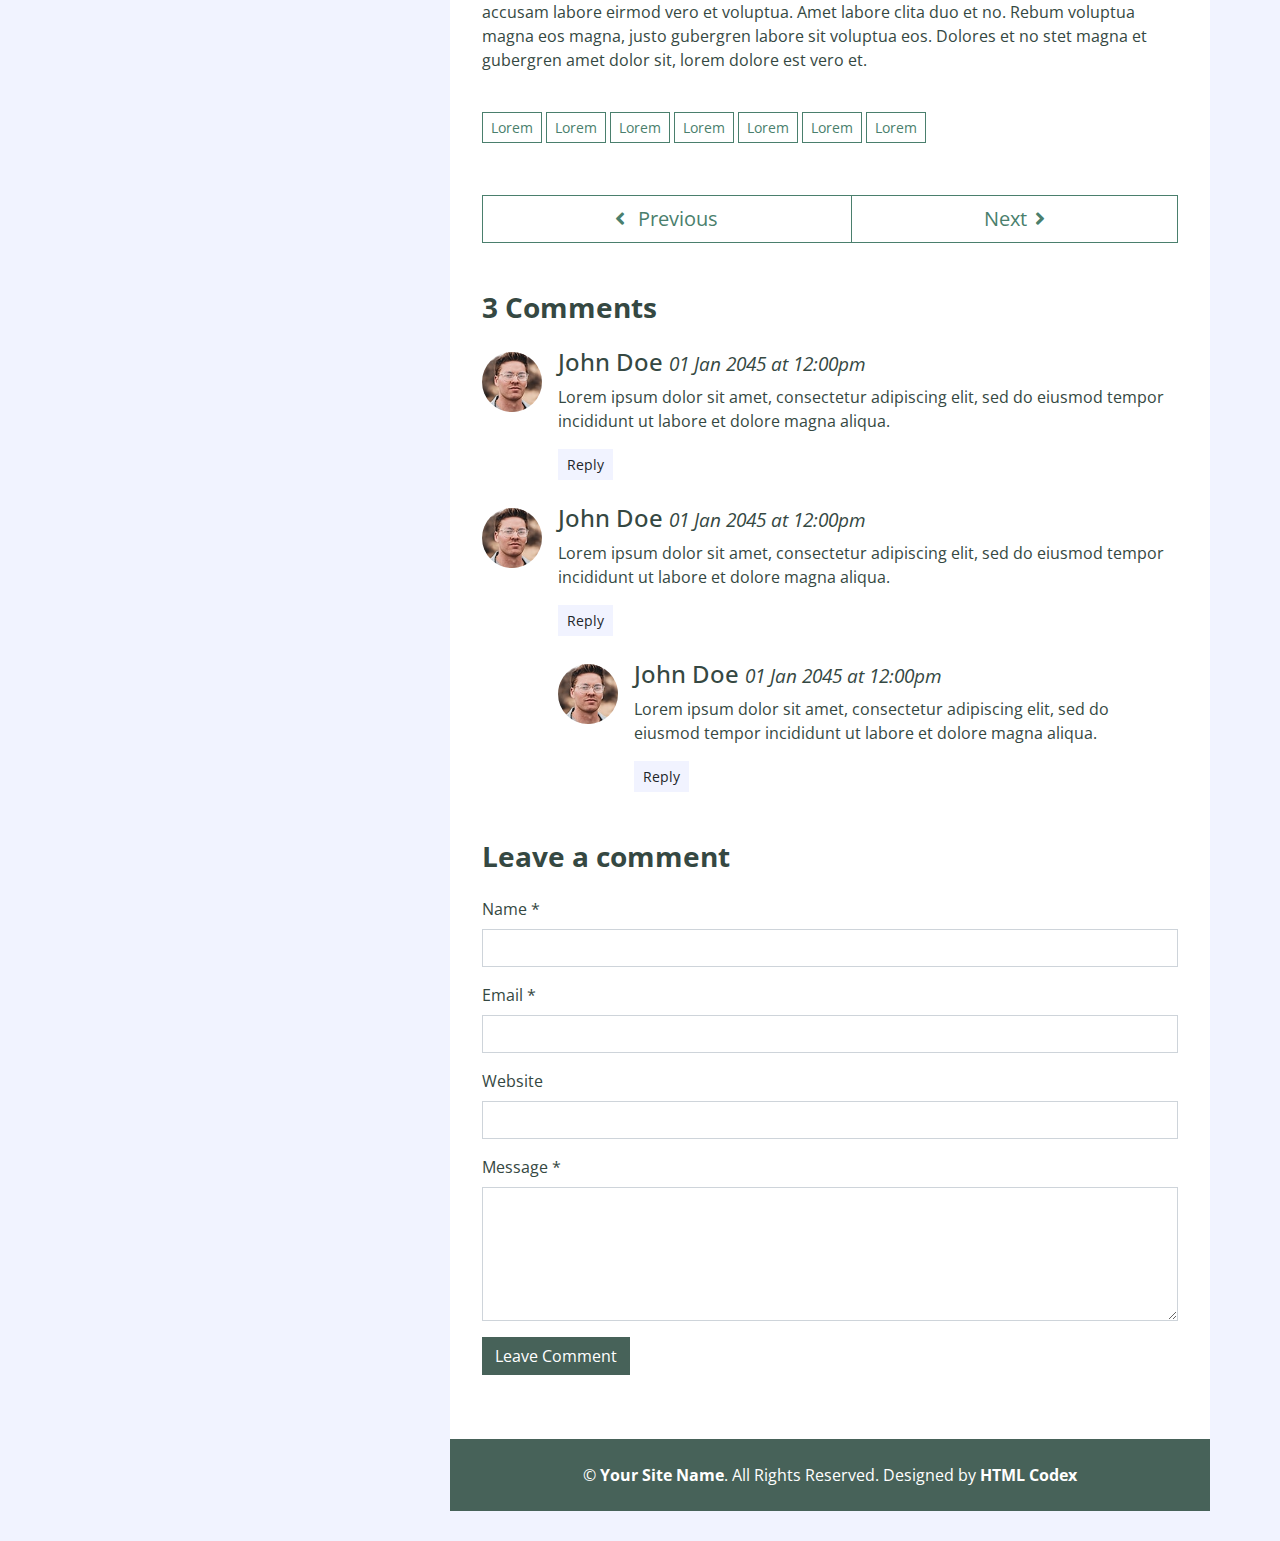
<file: single.html>
<!DOCTYPE html>
<html lang="en">
    <head>
        <meta charset="utf-8">
        <title>Bloggy - Personal Blog Template</title>
        <meta content="width=device-width, initial-scale=1.0" name="viewport">
        <meta content="Free Website Template" name="keywords">
        <meta content="Free Website Template" name="description">

        <!-- Favicon -->
        <link href="img/favicon.ico" rel="icon">

        <!-- Google Fonts -->
        <link href="https://fonts.googleapis.com/css2?family=Open+Sans:300;400;600;700;800&display=swap" rel="stylesheet">

        <!-- Font Awesome -->
        <link href="https://cdnjs.cloudflare.com/ajax/libs/font-awesome/5.10.0/css/all.min.css" rel="stylesheet">

        <!-- Customized Bootstrap Stylesheet -->
        <link href="css/style.css" rel="stylesheet">
    </head>

<body>
    <div class="wrapper">
        <div class="sidebar">
            <div class="sidebar-text d-flex flex-column h-100 justify-content-center text-center">
                <img class="mx-auto d-block w-75 bg-primary img-fluid rounded-circle mb-4 p-3" src="img/profile.jpg" alt="Image">
                <h1 class="font-weight-bold">Kate Glover</h1>
                <p class="mb-4">
                    Justo stet no accusam stet invidunt sanctus magna clita vero eirmod, sit sit labore dolores lorem. Lorem at sit dolor dolores sed diam justo
                </p>
                <div class="d-flex justify-content-center mb-5">
                    <a class="btn btn-outline-primary mr-2" href="#"><i class="fab fa-twitter"></i></a>
                    <a class="btn btn-outline-primary mr-2" href="#"><i class="fab fa-facebook-f"></i></a>
                    <a class="btn btn-outline-primary mr-2" href="#"><i class="fab fa-linkedin-in"></i></a>
                    <a class="btn btn-outline-primary mr-2" href="#"><i class="fab fa-instagram"></i></a>
                </div>
                <a href="" class="btn btn-lg btn-block btn-primary mt-auto">Hire Me</a>
            </div>
            <div class="sidebar-icon d-flex flex-column h-100 justify-content-center text-right">
                <i class="fas fa-2x fa-angle-double-right text-primary"></i>
            </div>
        </div>
        <div class="content">
            <!-- Navbar Start -->
            <div class="container p-0">
                <nav class="navbar navbar-expand-lg bg-secondary navbar-dark">
                    <a href="" class="navbar-brand d-block d-lg-none">Navigation</a>
                    <button type="button" class="navbar-toggler" data-toggle="collapse" data-target="#navbarCollapse">
                        <span class="navbar-toggler-icon"></span>
                    </button>
                    <div class="collapse navbar-collapse justify-content-between" id="navbarCollapse">
                        <div class="navbar-nav m-auto">
                            <a href="index.html" class="nav-item nav-link">Home</a>
                            <a href="about.html" class="nav-item nav-link">About</a>
                            <div class="nav-item dropdown">
                                <a href="#" class="nav-link dropdown-toggle active" data-toggle="dropdown">Pages</a>
                                <div class="dropdown-menu">
                                    <a href="blog.html" class="dropdown-item">Blog Grid</a>
                                    <a href="single.html" class="dropdown-item">Blog Detail</a>
                                </div>
                            </div>
                            <a href="contact.html" class="nav-item nav-link">Contact</a>
                        </div>
                    </div>
                </nav>
            </div>
            <!-- Navbar End -->

            <!-- Page Header Start -->
            <div class="container py-5 px-2 bg-primary">
                <div class="row py-5 px-4">
                    <div class="col-sm-6 text-center text-md-left">
                        <h1 class="mb-3 mb-md-0 text-white text-uppercase font-weight-bold">Blog Detail</h1>
                    </div>
                    <div class="col-sm-6 text-center text-md-right">
                        <div class="d-inline-flex pt-2">
                            <h4 class="m-0 text-white"><a class="text-white" href="">Home</a></h4>
                            <h4 class="m-0 text-white px-2">/</h4>
                            <h4 class="m-0 text-white">Blog Detail</h4>
                        </div>
                    </div>
                </div>
            </div>
            <!-- Page Header End -->

            <!-- Blog Detail Start -->
            <div class="container py-5 px-2 bg-white">
                <div class="row px-4">
                    <div class="col-12">
                        <img class="img-fluid mb-4" src="img/detail.jpg" alt="Image">
                        <h2 class="mb-3 font-weight-bold">Nonumy ipsum takimata et sanct</h2>
                        <div class="d-flex">
                            <p class="mr-3 text-muted"><i class="fa fa-calendar-alt"></i> 01-Jan-2045</p>
                            <p class="mr-3 text-muted"><i class="fa fa-folder"></i> Web Design</p>
                            <p class="mr-3 text-muted"><i class="fa fa-comments"></i> 15 Comments</p>
                        </div>
                        <p>Clita duo sadipscing amet ea ut kasd amet dolore, sed erat at dolore vero tempor et sit amet, amet amet elitr et consetetur ea duo. Gubergren tempor rebum clita at sit diam. Ea sadipscing voluptua et sit diam diam sed, gubergren magna ipsum lorem clita dolores nonumy dolor. Gubergren duo invidunt elitr amet labore dolores justo sanctus nonumy. Accusam diam tempor at ea clita dolores dolor et ipsum, dolor voluptua consetetur gubergren sit, no consetetur kasd vero invidunt clita dolore elitr eos, accusam amet et labore sed sadipscing accusam labore dolores. Eirmod no lorem sed dolor nonumy consetetur tempor sed.</p>
                        <h3 class="mb-3 font-weight-bold">Est dolor lorem et ea</h3>
                        <img class="w-50 float-left mr-4 mb-3" src="img/blog-1.jpg" alt="Image">
                        <p>Diam dolor est labore duo invidunt ipsum clita et, sed et lorem voluptua tempor invidunt at est sanctus sanctus. Clita dolores sit kasd diam takimata justo diam lorem sed. Magna amet sed rebum eos. Clita no magna no dolor erat diam tempor rebum consetetur, sanctus labore sed nonumy diam lorem amet eirmod. No at tempor sea diam kasd, takimata ea nonumy elitr sadipscing gubergren erat. Gubergren at lorem invidunt sadipscing rebum sit amet ut ut, voluptua diam dolores at sadipscing stet. Clita dolor amet dolor ipsum vero ea ea eos. Invidunt sed diam dolores takimata dolor dolore dolore sit. Sit ipsum erat amet lorem et, magna sea at sed et eos. Accusam eirmod kasd lorem clita sanctus ut consetetur et. Et duo tempor sea kasd clita ipsum et. Takimata kasd diam justo est eos erat aliquyam et ut. Ea sed sadipscing no justo et eos labore, gubergren ipsum magna dolor lorem dolore, elitr aliquyam takimata sea kasd dolores diam, amet et est accusam labore eirmod vero et voluptua. Amet labore clita duo et no. Rebum voluptua magna eos magna, justo gubergren labore sit voluptua eos. Dolores et no stet magna et gubergren amet dolor sit, lorem dolore est vero et.</p>
                    </div>
                    <div class="col-12 py-4">
                        <a href="" class="btn btn-sm btn-outline-primary mb-1">Lorem</a>
                        <a href="" class="btn btn-sm btn-outline-primary mb-1">Lorem</a>
                        <a href="" class="btn btn-sm btn-outline-primary mb-1">Lorem</a>
                        <a href="" class="btn btn-sm btn-outline-primary mb-1">Lorem</a>
                        <a href="" class="btn btn-sm btn-outline-primary mb-1">Lorem</a>
                        <a href="" class="btn btn-sm btn-outline-primary mb-1">Lorem</a>
                        <a href="" class="btn btn-sm btn-outline-primary mb-1">Lorem</a>
                    </div>
                    <div class="col-12 py-4">
                        <div class="btn-group btn-group-lg w-100">
                            <button type="button" class="btn btn-outline-primary"><i class="fa fa-angle-left mr-2"></i> Previous</button>
                            <button type="button" class="btn btn-outline-primary">Next<i class="fa fa-angle-right ml-2"></i></button>
                        </div> 
                    </div>
                    <div class="col-12 py-4">
                        <h3 class="mb-4 font-weight-bold">3 Comments</h3>
                        <div class="media mb-4">
                            <img src="img/user.jpg" alt="Image" class="mr-3 mt-1 rounded-circle" style="width:60px;">
                            <div class="media-body">
                                <h4>John Doe <small><i>01 Jan 2045 at 12:00pm</i></small></h4>
                                <p>Lorem ipsum dolor sit amet, consectetur adipiscing elit, sed do eiusmod tempor incididunt ut labore et dolore magna aliqua.
                                </p>
                                <button class="btn btn-sm btn-light">Reply</button>
                            </div>
                        </div>
                        <div class="media mb-4">
                            <img src="img/user.jpg" alt="Image" class="mr-3 mt-1 rounded-circle"
                                style="width:60px;">
                            <div class="media-body">
                                <h4>John Doe <small><i>01 Jan 2045 at 12:00pm</i></small></h4>
                                <p>Lorem ipsum dolor sit amet, consectetur adipiscing elit, sed do eiusmod tempor incididunt ut labore et dolore magna aliqua.
                                </p>
                                <button class="btn btn-sm btn-light">Reply</button>
                                <div class="media mt-4">
                                    <img src="img/user.jpg" alt="Image" class="mr-3 mt-1 rounded-circle"
                                        style="width:60px;">
                                    <div class="media-body">
                                        <h4>John Doe <small><i>01 Jan 2045 at 12:00pm</i></small></h4>
                                        <p>Lorem ipsum dolor sit amet, consectetur adipiscing elit, sed do eiusmod tempor incididunt ut labore et dolore magna aliqua.
                                        </p>
                                        <button class="btn btn-sm btn-light">Reply</button>
                                    </div>
                                </div>
                            </div>
                        </div>
                    </div>
                    <div class="col-12">
                        <h3 class="mb-4 font-weight-bold">Leave a comment</h3>
                        <form>
                            <div class="form-group">
                                <label for="name">Name *</label>
                                <input type="text" class="form-control" id="name">
                            </div>
                            <div class="form-group">
                                <label for="email">Email *</label>
                                <input type="email" class="form-control" id="email">
                            </div>
                            <div class="form-group">
                                <label for="website">Website</label>
                                <input type="url" class="form-control" id="website">
                            </div>

                            <div class="form-group">
                                <label for="message">Message *</label>
                                <textarea id="message" cols="30" rows="5" class="form-control"></textarea>
                            </div>
                            <div class="form-group">
                                <input type="submit" value="Leave Comment" class="btn btn-primary">
                            </div>
                        </form>
                    </div>
                </div>
            </div>
            <!-- Blog Detail End -->
                
            <!-- Footer Start -->
            <div class="container py-4 bg-secondary text-center">
                <p class="m-0 text-white">
                    &copy; <a class="text-white font-weight-bold" href="#">Your Site Name</a>. All Rights Reserved. Designed by <a class="text-white font-weight-bold" href="https://htmlcodex.com">HTML Codex</a>
                </p>
            </div>
            <!-- Footer End -->
        </div>
    </div>
        
    <!-- Back to Top -->
    <a href="#" class="back-to-top"><i class="fa fa-angle-double-up"></i></a>
    
    <!-- JavaScript Libraries -->
    <script src="https://code.jquery.com/jquery-3.4.1.min.js"></script>
    <script src="https://stackpath.bootstrapcdn.com/bootstrap/4.4.1/js/bootstrap.bundle.min.js"></script>
    <script src="lib/easing/easing.min.js"></script>
    <script src="lib/waypoints/waypoints.min.js"></script>

    <!-- Contact Javascript File -->
    <script src="mail/jqBootstrapValidation.min.js"></script>
    <script src="mail/contact.js"></script>

    <!-- Template Javascript -->
    <script src="js/main.js"></script>
</body>
</html>
</file>
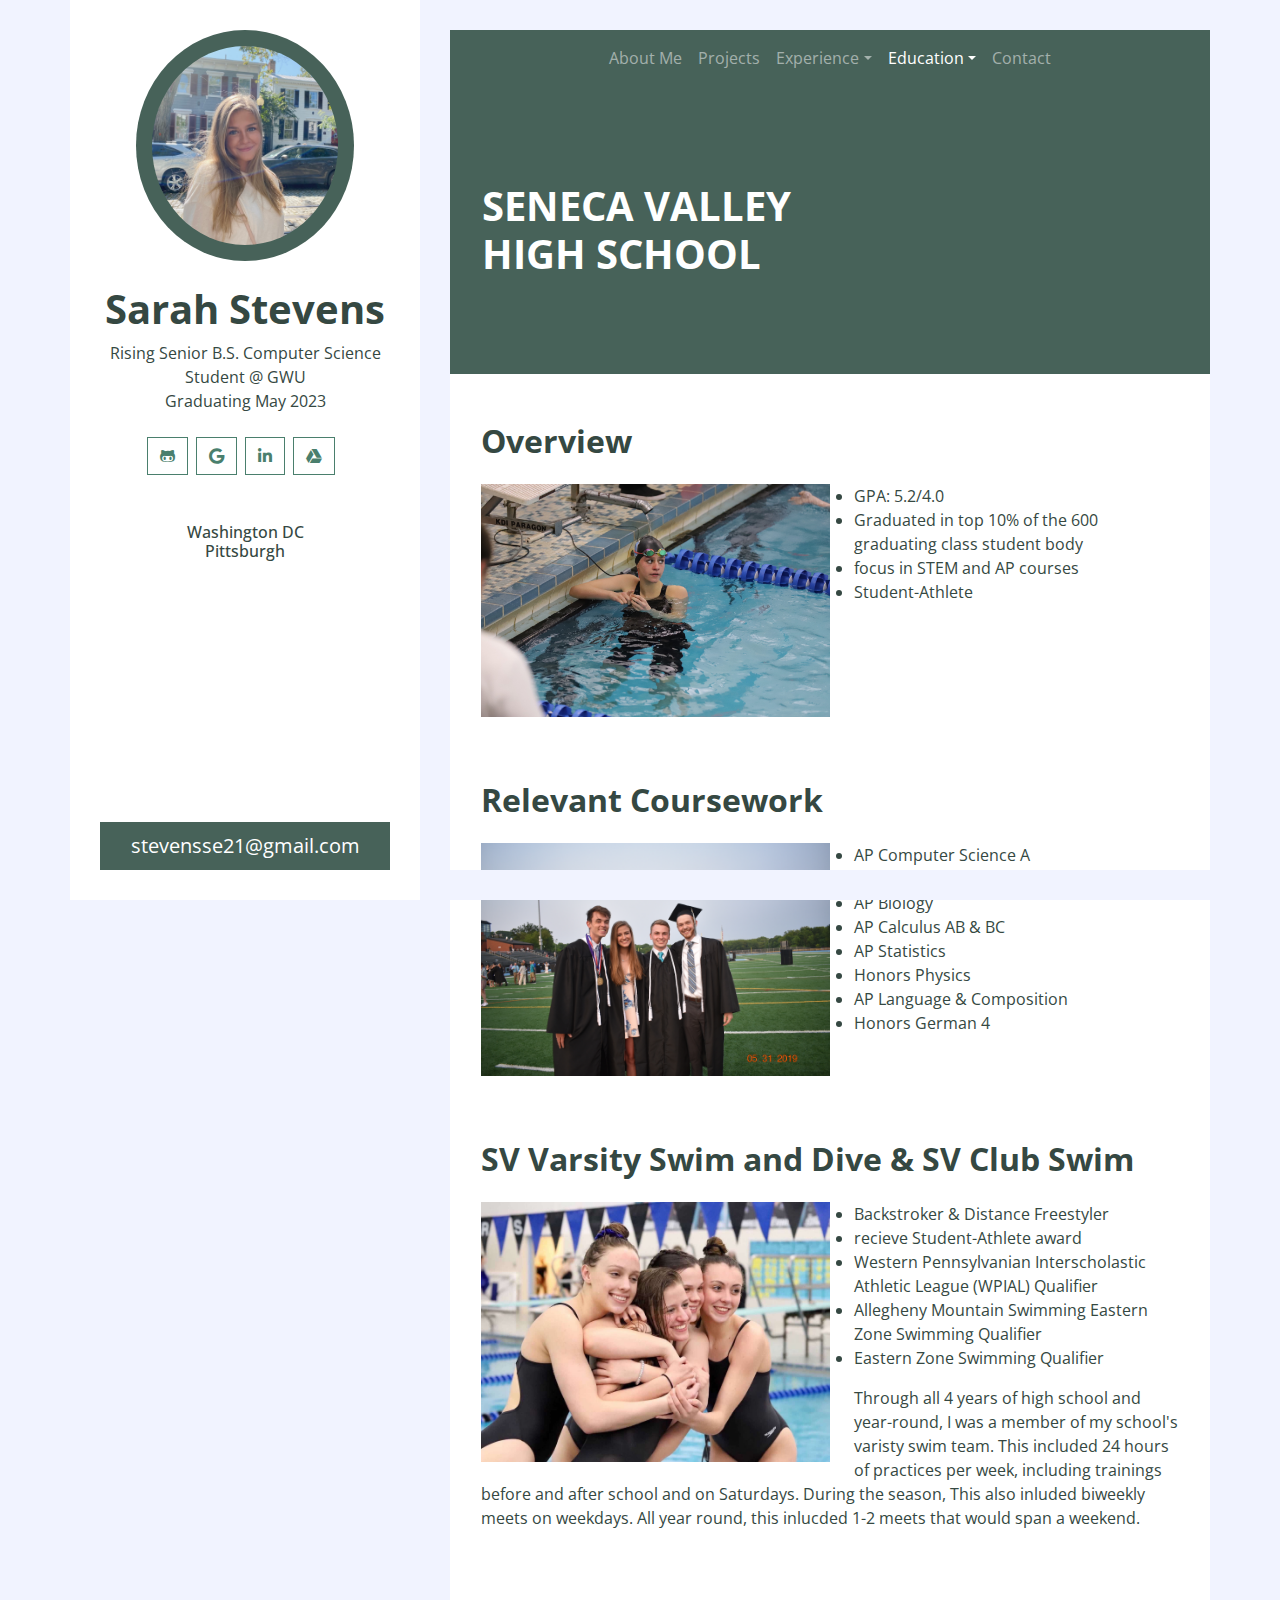
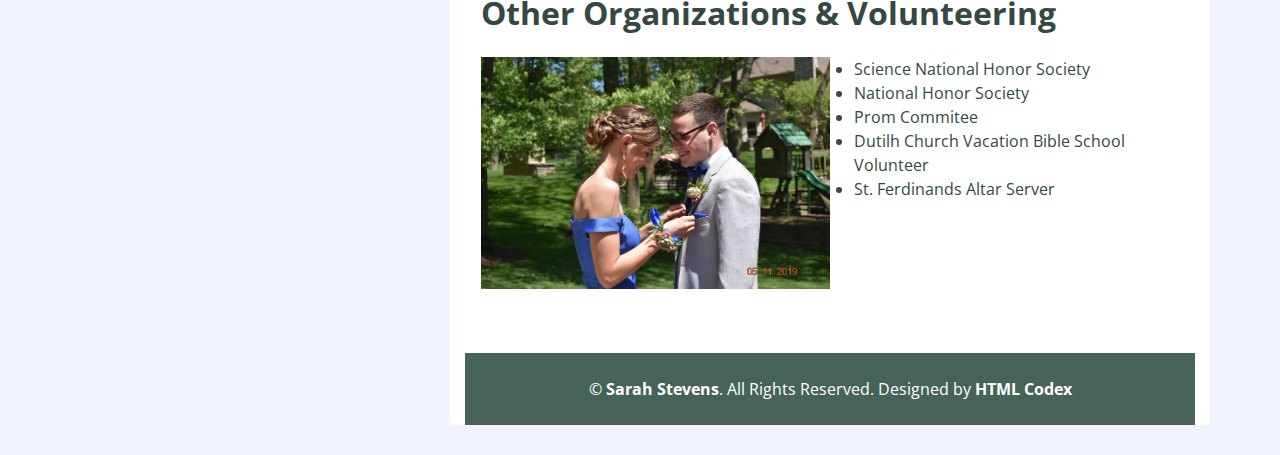
<file: svhs.html>
<!DOCTYPE html>
<html lang="en">
    <head>
        <meta charset="utf-8">
        <title>Sarah Stevens</title>
        <meta content="width=device-width, initial-scale=1.0" name="viewport">
        <meta content="Free Website Template" name="keywords">
        <meta content="Free Website Template" name="description">

        <!-- Favicon -->
        <link href="img/favicon.ico" rel="icon">

        <!-- Google Fonts -->
        <link href="https://fonts.googleapis.com/css2?family=Open+Sans:300;400;600;700;800&display=swap" rel="stylesheet">

        <!-- Font Awesome -->
        <link href="https://cdnjs.cloudflare.com/ajax/libs/font-awesome/5.10.0/css/all.min.css" rel="stylesheet">

        <!-- Customized Bootstrap Stylesheet -->
        <link href="css/style.css" rel="stylesheet">
    </head>

<body>
    <div class="wrapper">
        <div class="sidebar">
            <div class="sidebar-text d-flex flex-column h-100 justify-content-center text-center">
                <img class="mx-auto d-block w-75 bg-primary img-fluid rounded-circle mb-4 p-3" src="img/me.jpeg" alt="Image">
                <h1 class="font-weight-bold">Sarah Stevens</h1>
                <p class="mb-4">
                    Rising Senior B.S. Computer Science Student @ GWU <br> Graduating May 2023
                </p>
                <div class="d-flex justify-content-center mb-5">
                    <a class="btn btn-outline-primary mr-2" href="https://github.com/stevensse21"><i class="fab fa-github-alt"></i></a>
                    <a class="btn btn-outline-primary mr-2" href="mailto:stevensse21@gmail.com?subject=Reach Out Via Website"><i class="fab fa-google"></i></a>
                    <a class="btn btn-outline-primary mr-2" href="https://www.linkedin.com/in/sarahstevens21/"><i class="fab fa-linkedin-in"></i></a>
                    <a class="btn btn-outline-primary mr-2" href="https://docs.google.com/document/d/1otPH1f_TBJLkTdfNuA0LRrwD_nwOo2Uy/edit?usp=sharing&ouid=106277621945775498656&rtpof=true&sd=true"><i class="fab fa-google-drive"></i></a>
                </div>
                <h6 class="mb-4">
                    Washington DC <br> Pittsburgh <br>
                </h6>
                <a href="mailto:stevensse21@gmail.com?subject=Reach Out Via Website" class="btn btn-lg btn-block btn-primary mt-auto">stevensse21@gmail.com</a>
               <!--<a href="" class="btn btn-lg btn-block btn-primary mt-auto">Hire Me</a>-->
            </div>
            <div class="sidebar-icon d-flex flex-column h-100 justify-content-center text-right">
                <i class="fas fa-2x fa-angle-double-right text-primary"></i>
            </div>
        </div>
        <div class="content">
            <!-- Navbar Start -->
            <div class="container p-0">
                <nav class="navbar navbar-expand-lg bg-secondary navbar-dark">
                    <a href="" class="navbar-brand d-block d-lg-none">Navigation</a>
                    <button type="button" class="navbar-toggler" data-toggle="collapse" data-target="#navbarCollapse">
                        <span class="navbar-toggler-icon"></span>
                    </button>
                    <div class="collapse navbar-collapse justify-content-between" id="navbarCollapse">
                        <div class="navbar-nav m-auto">
                            <a href="index.html" class="nav-item nav-link">About Me</a>
                            <a href="projects.html" class="nav-item nav-link">Projects</a>
                            <div class="nav-item dropdown">
                                <a href="#" class="nav-link dropdown-toggle" data-toggle="dropdown">Experience</a>
                                <div class="dropdown-menu">
                                    <a href="tech.html" class="dropdown-item">Technical Experience</a>
                                    <a href="nontechex.html" class="dropdown-item">Involvement/Other Experience</a>
                                </div>
                            </div>
                            <div class="nav-item dropdown">
                                <a href="#" class="nav-link dropdown-toggle active" data-toggle="dropdown">Education</a>
                                <div class="dropdown-menu">
                                    <a href="svhs.html" class="dropdown-item active">Seneca Valley - High School</a>
                                    <a href="gwu.html" class="dropdown-item">George Washington University - Undergrad</a>
                                </div>
                            </div>
                            <a href="mailto:stevensse21@gmail.com?subject=Reach Out Via Website&body = Message" class="nav-item nav-link">Contact</a>
                        </div>
                    </div>
                </nav>
            </div>
            <!-- Navbar End -->

            <!-- Page Header Start -->
            <div class="container py-5 px-2 bg-primary">
                <div class="row py-5 px-4">
                    <div class="col-sm-6 text-center text-md-left">
                        <h1 class="mb-3 mb-md-0 text-white text-uppercase font-weight-bold">Seneca Valley High School</h1>
                    </div>
                    <!--<div class="col-sm-6 text-center text-md-right">
                        <div class="d-inline-flex pt-2">
                            <h4 class="m-0 text-white"><a class="text-white" href="">Home</a></h4>
                            <h4 class="m-0 text-white px-2">/</h4>
                            <h4 class="m-0 text-white">About Me</h4>
                        </div>
                    </div>-->
                </div>
            </div>
            <!-- Page Header End -->


            <!-- About Start -->
            <div class="container bg-white pt-5">
                <div class="row px-3 pb-5">
                    <div class="col-md-12">
                        <h2 class="mb-4 font-weight-bold">Overview</h2>
                        <img class="img-fluid float-left w-50 mr-4 mb-3" src="img/swim2.JPG" alt="Image">
                        <p class="m-0">
                            <ul>
                                <li>GPA: 5.2/4.0</li>
                                <li>Graduated in top 10% of the 600 graduating class student body</li>
                                <li>focus in STEM and AP courses</li>
                                <li>Student-Athlete</li>
                            </ul>
                        </p>
                    </div>
                </div>

                <div class="row px-3 pb-5">
                    <div class="col-md-12">
                        <h2 class="mb-4 font-weight-bold">Relevant Coursework</h2>
                        <img class="img-fluid float-left w-50 mr-4 mb-3" src="img/grads.JPG" alt="Image">
                        <p class="m-0">
                            <ul>
                                <li>AP Computer Science A</li>
                                <li>AP Chemistry</li>
                                <li>AP Biology</li>
                                <li>AP Calculus AB & BC</li>
                                <li>AP Statistics</li>
                                <li>Honors Physics</li>
                                <li>AP Language & Composition</li>
                                <li>Honors German 4</li>
                            </ul>
                        </p>
                    </div>
                </div>

                
                <div class="row px-3 pb-5">
                    <div class="col-md-12">
                        <h2 class="mb-4 font-weight-bold">SV Varsity Swim and Dive & SV Club Swim</h2>
                        <img class="img-fluid float-left w-50 mr-4 mb-3" src="img/swim.JPG" alt="Image">
                        <p class="m-0">
                            <ul>
                                <li>Backstroker & Distance Freestyler</li>
                                <li>recieve Student-Athlete award</li>
                                <li>Western Pennsylvanian Interscholastic Athletic League (WPIAL) Qualifier</li>
                                <li>Allegheny Mountain Swimming Eastern Zone Swimming Qualifier</li>
                                <li>Eastern Zone Swimming Qualifier</li>  
                            </ul>
                            Through all 4 years of high school and year-round, I was a member of my school's varisty swim team. This included 24 hours of practices per week, including trainings before and after school and on Saturdays. During the season, This also inluded biweekly meets on weekdays. All year round, this inlucded 1-2 meets that would span a weekend. 
        
                        </p>
                    </div>
                </div>

                <div class="row px-3 pb-5">
                    <div class="col-md-12">
                        <h2 class="mb-4 font-weight-bold">Other Organizations & Volunteering</h2>
                        <img class="img-fluid float-left w-50 mr-4 mb-3" src="img/FILLER.JPG" alt="Image">
                        <p class="m-0">
                            <ul>
                                <li>Science National Honor Society</li>
                                <li>National Honor Society</li>
                                <li>Prom Commitee</li>
                                <li>Dutilh Church Vacation Bible School Volunteer</li>
                                <li>St. Ferdinands Altar Server</li>
                            </ul>
                        </p>
                    </div>
                </div>
            <!-- About End -->


            <!-- Footer Start -->
            <div class="container py-4 bg-secondary text-center">
                <p class="m-0 text-white">
                    &copy; <a class="text-white font-weight-bold" href="#">Sarah Stevens</a>. All Rights Reserved. Designed by <a class="text-white font-weight-bold" href="https://htmlcodex.com">HTML Codex</a>
                </p>
            </div>
            <!-- Footer End -->
        </div>
    </div>

    <!-- Back to Top -->
    <a href="#" class="back-to-top"><i class="fa fa-angle-double-up"></i></a>

    <!-- JavaScript Libraries -->
    <script src="https://code.jquery.com/jquery-3.4.1.min.js"></script>
    <script src="https://stackpath.bootstrapcdn.com/bootstrap/4.4.1/js/bootstrap.bundle.min.js"></script>
    <script src="lib/easing/easing.min.js"></script>
    <script src="lib/waypoints/waypoints.min.js"></script>

    <!-- Contact Javascript File -->
    <script src="mail/jqBootstrapValidation.min.js"></script>
    <script src="mail/contact.js"></script>

    <!-- Template Javascript -->
    <script src="js/main.js"></script>
</body>

</html>
</file>
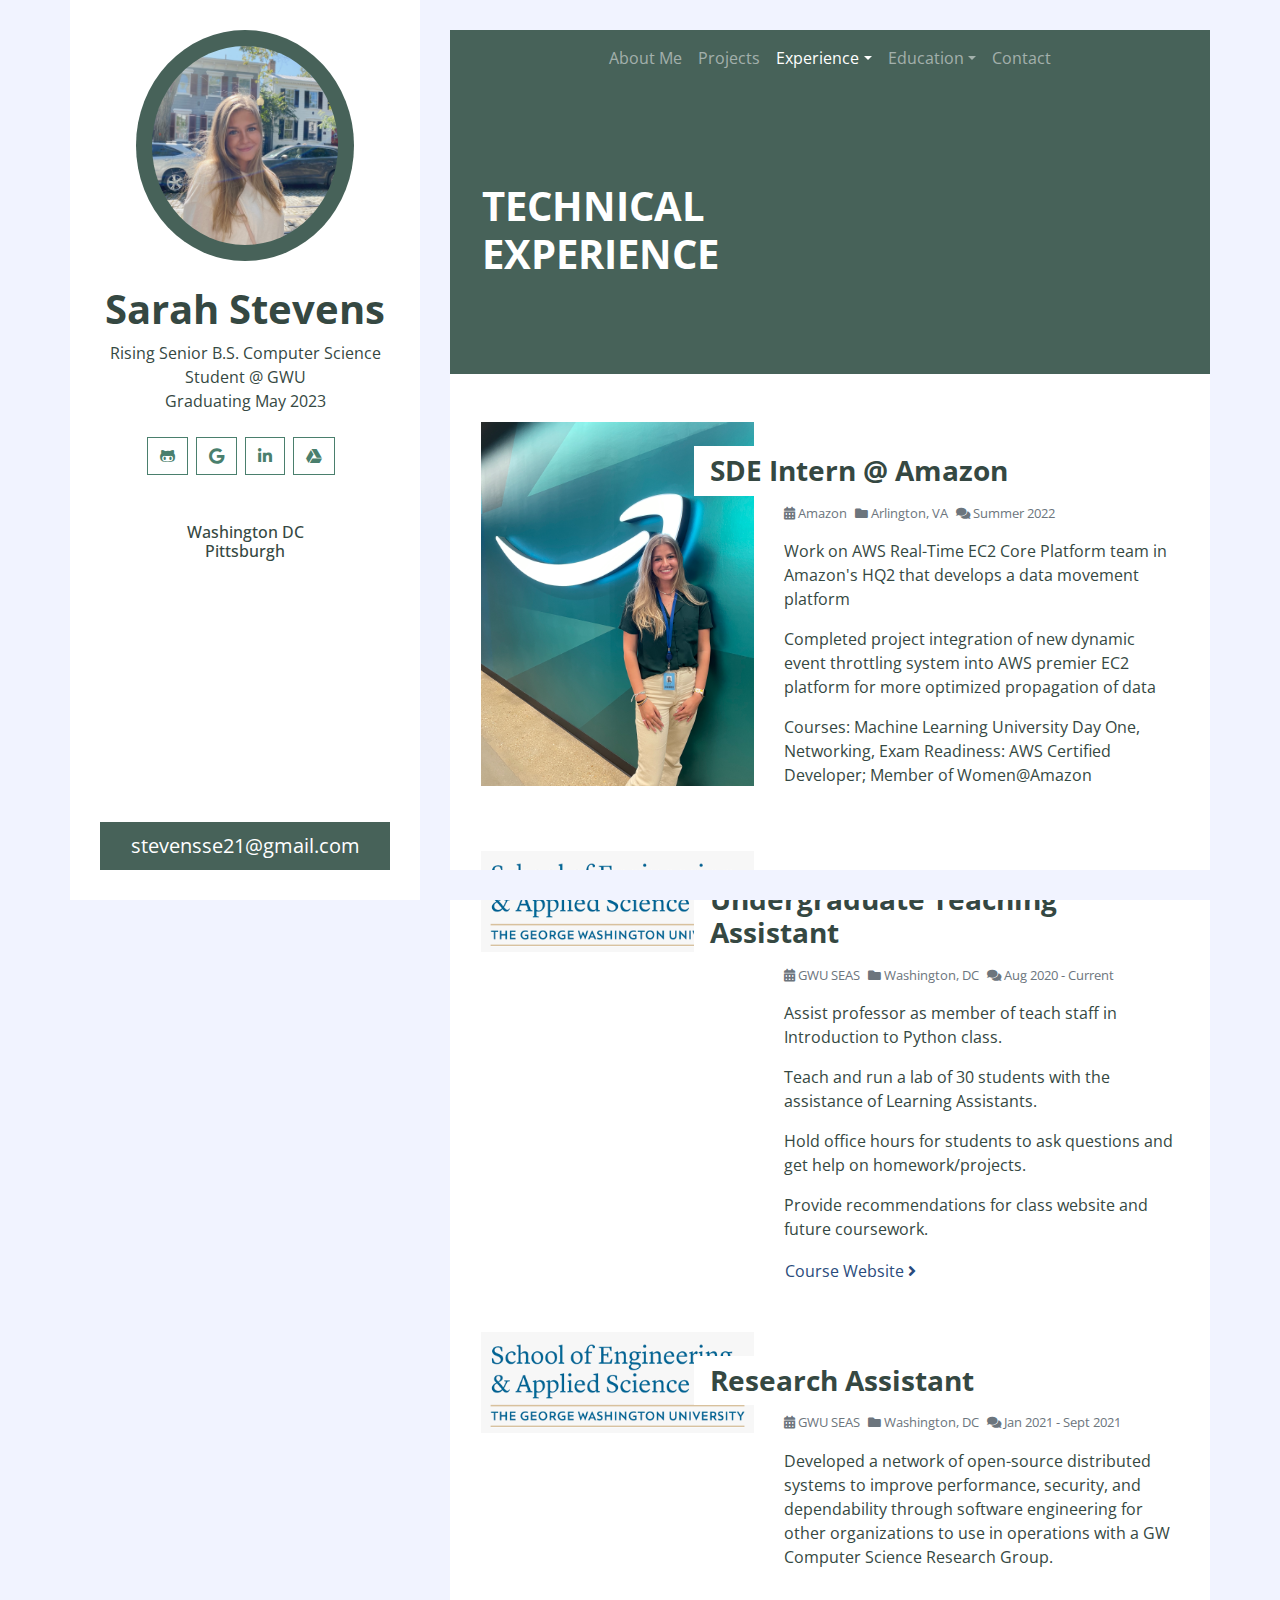
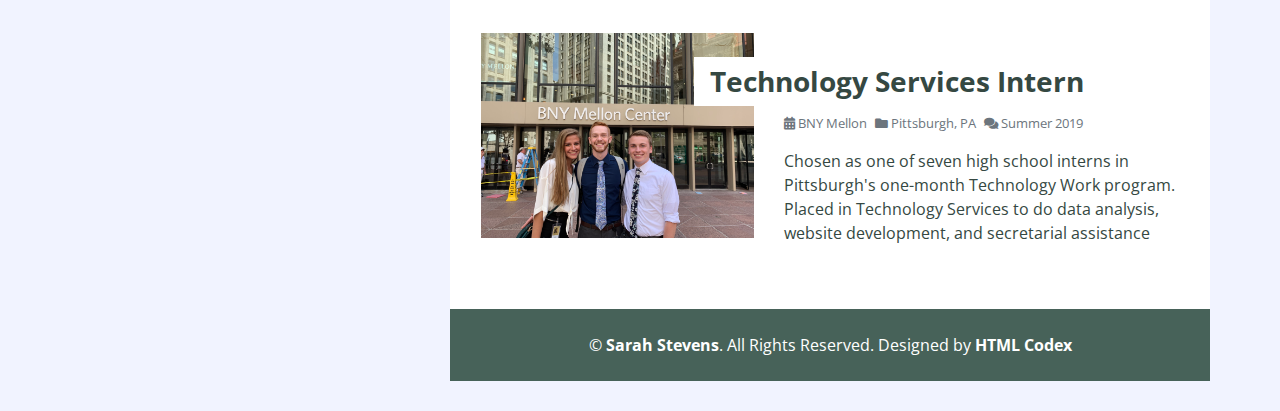
<file: tech.html>
<!DOCTYPE html>
<html lang="en">
    <head>
        <meta charset="utf-8">
        <title>Sarah Stevens</title>
        <meta content="width=device-width, initial-scale=1.0" name="viewport">
        <meta content="Free Website Template" name="keywords">
        <meta content="Free Website Template" name="description">

        <!-- Favicon -->
        <link href="img/favicon.ico" rel="icon">

        <!-- Google Fonts -->
        <link href="https://fonts.googleapis.com/css2?family=Open+Sans:300;400;600;700;800&display=swap" rel="stylesheet">

        <!-- Font Awesome -->
        <link href="https://cdnjs.cloudflare.com/ajax/libs/font-awesome/5.10.0/css/all.min.css" rel="stylesheet">

        <!-- Customized Bootstrap Stylesheet -->
        <link href="css/style.css" rel="stylesheet">
    </head>

<body>
    <div class="wrapper">
        <div class="sidebar">
            <div class="sidebar-text d-flex flex-column h-100 justify-content-center text-center">
                <img class="mx-auto d-block w-75 bg-primary img-fluid rounded-circle mb-4 p-3" src="img/me.jpeg" alt="Image">
                <h1 class="font-weight-bold">Sarah Stevens</h1>
                <p class="mb-4">
                    Rising Senior B.S. Computer Science Student @ GWU <br> Graduating May 2023
                </p>
                <div class="d-flex justify-content-center mb-5">
                    <a class="btn btn-outline-primary mr-2" href="https://github.com/stevensse21"><i class="fab fa-github-alt"></i></a>
                    <a class="btn btn-outline-primary mr-2" href="mailto:stevensse21@gmail.com?subject=Reach Out Via Website"><i class="fab fa-google"></i></a>
                    <a class="btn btn-outline-primary mr-2" href="https://www.linkedin.com/in/sarahstevens21/"><i class="fab fa-linkedin-in"></i></a>
                    <a class="btn btn-outline-primary mr-2" href="https://docs.google.com/document/d/1otPH1f_TBJLkTdfNuA0LRrwD_nwOo2Uy/edit?usp=sharing&ouid=106277621945775498656&rtpof=true&sd=true"><i class="fab fa-google-drive"></i></a>
                </div>
                <h6 class="mb-4">
                    Washington DC <br> Pittsburgh <br>
                </h6>
                <a href="mailto:stevensse21@gmail.com?subject=Reach Out Via Website" class="btn btn-lg btn-block btn-primary mt-auto">stevensse21@gmail.com</a>
               <!--<a href="" class="btn btn-lg btn-block btn-primary mt-auto">Hire Me</a>-->
            </div>
            <div class="sidebar-icon d-flex flex-column h-100 justify-content-center text-right">
                <i class="fas fa-2x fa-angle-double-right text-primary"></i>
            </div>
        </div>
        <div class="content">
            <!-- Navbar Start -->
            <div class="container p-0">
                <nav class="navbar navbar-expand-lg bg-secondary navbar-dark">
                    <a href="" class="navbar-brand d-block d-lg-none">Navigation</a>
                    <button type="button" class="navbar-toggler" data-toggle="collapse" data-target="#navbarCollapse">
                        <span class="navbar-toggler-icon"></span>
                    </button>
                    <div class="collapse navbar-collapse justify-content-between" id="navbarCollapse">
                        <div class="navbar-nav m-auto">
                            <a href="index.html" class="nav-item nav-link">About Me</a>
                            <a href="projects.html" class="nav-item nav-link">Projects</a>
                            <div class="nav-item dropdown">
                                <a href="#" class="nav-link dropdown-toggle active" data-toggle="dropdown">Experience</a>
                                <div class="dropdown-menu">
                                    <a href="tech.html" class="dropdown-item active">Technical Experience</a>
                                    <a href="nontechex.html" class="dropdown-item">Involvement/Other Experience</a>
                                </div>
                            </div>
                            <div class="nav-item dropdown">
                                <a href="#" class="nav-link dropdown-toggle" data-toggle="dropdown">Education</a>
                                <div class="dropdown-menu">
                                    <a href="svhs.html" class="dropdown-item">Seneca Valley - High School</a>
                                    <a href="gwu.html" class="dropdown-item">George Washington University - Undergrad</a>
                                </div>
                            </div>
                            <a href="mailto:stevensse21@gmail.com?subject=Reach Out Via Website&body = Message" class="nav-item nav-link">Contact</a>
                        </div>
                    </div>
                </nav>
            </div>
            <!-- Navbar End -->

            <!-- Page Header Start -->
            <div class="container py-5 px-2 bg-primary">
                <div class="row py-5 px-4">
                    <div class="col-sm-6 text-center text-md-left">
                        <h1 class="mb-3 mb-md-0 text-white text-uppercase font-weight-bold">Technical Experience</h1>
                    </div>
                    <div class="col-sm-6 text-center text-md-right">
                        <!--<div class="d-inline-flex pt-2">
                            <h4 class="m-0 text-white"><a class="text-white" href="">Home</a></h4>
                            <h4 class="m-0 text-white px-2">/</h4>
                            <h4 class="m-0 text-white">Technical Experience</h4>
                        </div>-->
                    </div>
                </div>
            </div>
            <!-- Page Header End -->
                
                
                <!-- Blog List Start -->
                <div class="container bg-white pt-5">
                    <div class="row blog-item px-3 pb-5">
                        <div class="col-md-5">
                            <img class="img-fluid mb-4 mb-md-0" src="img/amazon.jpeg" alt="Image">
                        </div>
                        <div class="col-md-7">
                            <h3 class="mt-md-4 px-md-3 mb-2 py-2 bg-white font-weight-bold">SDE Intern @ Amazon</h3>
                            <div class="d-flex mb-3">
                                <small class="mr-2 text-muted"><i class="fa fa-calendar-alt"></i> Amazon</small>
                                <small class="mr-2 text-muted"><i class="fa fa-folder"></i> Arlington, VA</small>
                                <small class="mr-2 text-muted"><i class="fa fa-comments"></i> Summer 2022</small>
                            </div>
                            <p>
                                Work on AWS Real-Time EC2 Core Platform team in Amazon's HQ2 that develops a data movement platform
                            </p>
                            <p>
                                Completed project integration of new dynamic event throttling system into AWS premier EC2 platform for more optimized propagation of data
                            </p>
                            <p>
                                Courses: Machine Learning University Day One, Networking, Exam Readiness: AWS Certified Developer; Member of Women@Amazon
                            </p>
                            <!--<a class="btn btn-link p-0" href="">Read More <i class="fa fa-angle-right"></i></a>-->
                        </div>
                    </div>
                    <div class="row blog-item px-3 pb-5">
                        <div class="col-md-5">
                            <img class="img-fluid mb-4 mb-md-0" src="img/seas.png" alt="Image">
                        </div>
                        <div class="col-md-7">
                            <h3 class="mt-md-4 px-md-3 mb-2 py-2 bg-white font-weight-bold">Undergraduate Teaching Assistant</h3>
                            <div class="d-flex mb-3">
                                <small class="mr-2 text-muted"><i class="fa fa-calendar-alt"></i> GWU SEAS</small>
                                <small class="mr-2 text-muted"><i class="fa fa-folder"></i> Washington, DC</small>
                                <small class="mr-2 text-muted"><i class="fa fa-comments"></i> Aug 2020 - Current</small>
                            </div>
                            <p>
                                Assist professor as member of teach staff in Introduction to Python class. 
                            </p>
                            <p>
                                Teach and run a lab of 30 students with the assistance of Learning Assistants.
                            </p>
                            <p>
                                Hold office hours for students to ask questions and get help on homework/projects.
                            </p>
                            <p>
                                Provide recommendations for class website and future coursework.
                            </p>
                            <a class="btn btn-link p-0" href="https://www2.seas.gwu.edu/~cs4all/1012/index.html">Course Website <i class="fa fa-angle-right"></i></a>
                        </div>
                    </div>
                    <div class="row blog-item px-3 pb-5">
                        <div class="col-md-5">
                            <img class="img-fluid mb-4 mb-md-0" src="img/seas.png" alt="Image">
                        </div>
                        <div class="col-md-7">
                            <h3 class="mt-md-4 px-md-3 mb-2 py-2 bg-white font-weight-bold">Research Assistant</h3>
                            <div class="d-flex mb-3">
                                <small class="mr-2 text-muted"><i class="fa fa-calendar-alt"></i> GWU SEAS</small>
                                <small class="mr-2 text-muted"><i class="fa fa-folder"></i> Washington, DC</small>
                                <small class="mr-2 text-muted"><i class="fa fa-comments"></i> Jan 2021 - Sept 2021</small>
                            </div>
                            <p>
                                Developed a network of open-source distributed systems to improve performance, security, and dependability through software engineering for other organizations to use in operations with a GW Computer Science Research Group.
                            </p>
                            <!--<a class="btn btn-link p-0" href="">Read More <i class="fa fa-angle-right"></i></a>-->
                        </div>
                    </div>
                    <div class="row blog-item px-3 pb-5">
                        <div class="col-md-5">
                            <img class="img-fluid mb-4 mb-md-0" src="img/bny.JPG" alt="Image">
                        </div>
                        <div class="col-md-7">
                            <h3 class="mt-md-4 px-md-3 mb-2 py-2 bg-white font-weight-bold">Technology Services Intern</h3>
                            <div class="d-flex mb-3">
                                <small class="mr-2 text-muted"><i class="fa fa-calendar-alt"></i> BNY Mellon</small>
                                <small class="mr-2 text-muted"><i class="fa fa-folder"></i> Pittsburgh, PA</small>
                                <small class="mr-2 text-muted"><i class="fa fa-comments"></i> Summer 2019</small>
                            </div>
                            <p>
                                Chosen as one of seven high school interns in Pittsburgh's one-month Technology Work program. Placed in Technology Services to do data analysis, website development, and secretarial assistance
                            </p>
                            <!--<a class="btn btn-link p-0" href="">Read More <i class="fa fa-angle-right"></i></a>-->
                        </div>
                    </div>
                    
                <!--    <div class="row px-3 pb-5">
                        <nav aria-label="Page navigation">
                          <ul class="pagination m-0 mx-3">
                            <li class="page-item disabled">
                              <a class="page-link" href="#" aria-label="Previous">
                                <span aria-hidden="true">&laquo;</span>
                                <span class="sr-only">Previous</span>
                              </a>
                            </li>
                            <li class="page-item active"><a class="page-link" href="#">1</a></li>
                            <li class="page-item"><a class="page-link" href="#">2</a></li>
                            <li class="page-item"><a class="page-link" href="#">3</a></li>
                            <li class="page-item">
                              <a class="page-link" href="#" aria-label="Next">
                                <span aria-hidden="true">&raquo;</span>
                                <span class="sr-only">Next</span>
                              </a>
                            </li>
                          </ul>
                        </nav>
                    </div>-->
                </div>
                <!-- Blog List End -->
                
                
                <!-- Footer Start -->
                <div class="container py-4 bg-secondary text-center">
                    <p class="m-0 text-white">
                        &copy; <a class="text-white font-weight-bold" href="#">Sarah Stevens</a>. All Rights Reserved. Designed by <a class="text-white font-weight-bold" href="https://htmlcodex.com">HTML Codex</a>
                    </p>
                </div>
                <!-- Footer End -->
            </div>
        </div>
        
        <!-- Back to Top -->
        <a href="#" class="back-to-top"><i class="fa fa-angle-double-up"></i></a>
        
        <!-- JavaScript Libraries -->
        <script src="https://code.jquery.com/jquery-3.4.1.min.js"></script>
        <script src="https://stackpath.bootstrapcdn.com/bootstrap/4.4.1/js/bootstrap.bundle.min.js"></script>
        <script src="lib/easing/easing.min.js"></script>
        <script src="lib/waypoints/waypoints.min.js"></script>

        <!-- Contact Javascript File -->
        <script src="mail/jqBootstrapValidation.min.js"></script>
        <script src="mail/contact.js"></script>

        <!-- Template Javascript -->
        <script src="js/main.js"></script>
    </body>
</html>
</file>
<file: css/style.css>
@charset "UTF-8";
/******* Bootstrap Theming ********/
/*!
 * Bootstrap v4.5.3 (https://getbootstrap.com/)
 * Copyright 2011-2020 The Bootstrap Authors
 * Copyright 2011-2020 Twitter, Inc.
 * Licensed under MIT (https://github.com/twbs/bootstrap/blob/main/LICENSE)
 */
:root {
  --blue: #007bff;
  --indigo: #6610f2;
  --purple: #6f42c1;
  --pink: #e83e8c;
  --red: #dc3545;
  --orange: #fd7e14;
  --yellow: #ffc107;
  --green: #28a745;
  --teal: #20c997;
  --cyan: #17a2b8;
  --white: #fff;
  --gray: #6c757d;
  --gray-dark: #343a40;
  --primary: #2A4B7C;
  --secondary: #202C45;
  --success: #28a745;
  --info: #17a2b8;
  --warning: #ffc107;
  --danger: #dc3545;
  --light: #f1f3ff;
  --dark: #343a40;
  --breakpoint-xs: 0;
  --breakpoint-sm: 576px;
  --breakpoint-md: 768px;
  --breakpoint-lg: 992px;
  --breakpoint-xl: 1200px;
  --font-family-sans-serif: -apple-system, BlinkMacSystemFont, "Segoe UI", Roboto, "Helvetica Neue", Arial, "Noto Sans", sans-serif, "Apple Color Emoji", "Segoe UI Emoji", "Segoe UI Symbol", "Noto Color Emoji";
  --font-family-monospace: SFMono-Regular, Menlo, Monaco, Consolas, "Liberation Mono", "Courier New", monospace;
}

*,
*::before,
*::after {
  box-sizing: border-box;
}

html {
  font-family: sans-serif;
  line-height: 1.15;
  -webkit-text-size-adjust: 100%;
  -webkit-tap-highlight-color: rgba(0, 0, 0, 0);
}

article, aside, figcaption, figure, footer, header, hgroup, main, nav, section {
  display: block;
}

body {
  margin: 0;
  font-family: "Open Sans", sans-serif;
  font-size: 1rem;
  font-weight: 400;
  line-height: 1.5;
  color: #354842;
  text-align: left;
  background-color: #f1f3ff;
}

[tabindex="-1"]:focus:not(:focus-visible) {
  outline: 0 !important;
}

hr {
  box-sizing: content-box;
  height: 0;
  overflow: visible;
}

h1, h2, h3, h4, h5, h6 {
  margin-top: 0;
  margin-bottom: 0.5rem;
}

p {
  margin-top: 0;
  margin-bottom: 1rem;
}

abbr[title],
abbr[data-original-title] {
  text-decoration: underline;
  text-decoration: underline dotted;
  cursor: help;
  border-bottom: 0;
  text-decoration-skip-ink: none;
}

address {
  margin-bottom: 1rem;
  font-style: normal;
  line-height: inherit;
}

ol,
ul,
dl {
  margin-top: 0;
  margin-bottom: 1rem;
}

ol ol,
ul ul,
ol ul,
ul ol {
  margin-bottom: 0;
}

dt {
  font-weight: 700;
}

dd {
  margin-bottom: 0.5rem;
  margin-left: 0;
}

blockquote {
  margin: 0 0 1rem;
}

b,
strong {
  font-weight: bolder;
}

small {
  font-size: 80%;
}

sub,
sup {
  position: relative;
  font-size: 75%;
  line-height: 0;
  vertical-align: baseline;
}

sub {
  bottom: -0.25em;
}

sup {
  top: -0.5em;
}

a {
  color: #4a7f6d;
  text-decoration: none;
  background-color: transparent;
}
a:hover {
  color: #354842;
  text-decoration: underline;
}

a:not([href]):not([class]) {
  color: inherit;
  text-decoration: none;
}
a:not([href]):not([class]):hover {
  color: inherit;
  text-decoration: none;
}

pre,
code,
kbd,
samp {
  font-family: SFMono-Regular, Menlo, Monaco, Consolas, "Liberation Mono", "Courier New", monospace;
  font-size: 1em;
}

pre {
  margin-top: 0;
  margin-bottom: 1rem;
  overflow: auto;
  -ms-overflow-style: scrollbar;
}

figure {
  margin: 0 0 1rem;
}

img {
  vertical-align: middle;
  border-style: none;
}

svg {
  overflow: hidden;
  vertical-align: middle;
}

table {
  border-collapse: collapse;
}

caption {
  padding-top: 0.75rem;
  padding-bottom: 0.75rem;
  color: #7d6c79;
  text-align: left;
  caption-side: bottom;
}

th {
  text-align: inherit;
  text-align: -webkit-match-parent;
}

label {
  display: inline-block;
  margin-bottom: 0.5rem;
}

button {
  border-radius: 0;
}

button:focus {
  outline: 1px dotted;
  outline: 5px auto -webkit-focus-ring-color;
}

input,
button,
select,
optgroup,
textarea {
  margin: 0;
  font-family: inherit;
  font-size: inherit;
  line-height: inherit;
}

button,
input {
  overflow: visible;
}

button,
select {
  text-transform: none;
}

[role=button] {
  cursor: pointer;
}

select {
  word-wrap: normal;
}

button,
[type=button],
[type=reset],
[type=submit] {
  -webkit-appearance: button;
}

button:not(:disabled),
[type=button]:not(:disabled),
[type=reset]:not(:disabled),
[type=submit]:not(:disabled) {
  cursor: pointer;
}

button::-moz-focus-inner,
[type=button]::-moz-focus-inner,
[type=reset]::-moz-focus-inner,
[type=submit]::-moz-focus-inner {
  padding: 0;
  border-style: none;
}

input[type=radio],
input[type=checkbox] {
  box-sizing: border-box;
  padding: 0;
}

textarea {
  overflow: auto;
  resize: vertical;
}

fieldset {
  min-width: 0;
  padding: 0;
  margin: 0;
  border: 0;
}

legend {
  display: block;
  width: 100%;
  max-width: 100%;
  padding: 0;
  margin-bottom: 0.5rem;
  font-size: 1.5rem;
  line-height: inherit;
  color: inherit;
  white-space: normal;
}

progress {
  vertical-align: baseline;
}

[type=number]::-webkit-inner-spin-button,
[type=number]::-webkit-outer-spin-button {
  height: auto;
}

[type=search] {
  outline-offset: -2px;
  -webkit-appearance: none;
}

[type=search]::-webkit-search-decoration {
  -webkit-appearance: none;
}

::-webkit-file-upload-button {
  font: inherit;
  -webkit-appearance: button;
}

output {
  display: inline-block;
}

summary {
  display: list-item;
  cursor: pointer;
}

template {
  display: none;
}

[hidden] {
  display: none !important;
}

h1, h2, h3, h4, h5, h6,
.h1, .h2, .h3, .h4, .h5, .h6 {
  margin-bottom: 0.5rem;
  font-weight: 500;
  line-height: 1.2;
  color: #354842;
}

h1, .h1 {
  font-size: 2.5rem;
}

h2, .h2 {
  font-size: 2rem;
}

h3, .h3 {
  font-size: 1.75rem;
}

h4, .h4 {
  font-size: 1.5rem;
}

h5, .h5 {
  font-size: 1.25rem;
}

h6, .h6 {
  font-size: 1rem;
}

.lead {
  font-size: 1.25rem;
  font-weight: 300;
}

.display-1 {
  font-size: 6rem;
  font-weight: 300;
  line-height: 1.2;
}

.display-2 {
  font-size: 5.5rem;
  font-weight: 300;
  line-height: 1.2;
}

.display-3 {
  font-size: 4.5rem;
  font-weight: 300;
  line-height: 1.2;
}

.display-4 {
  font-size: 3.5rem;
  font-weight: 300;
  line-height: 1.2;
}

hr {
  margin-top: 1rem;
  margin-bottom: 1rem;
  border: 0;
  border-top: 1px solid rgba(0, 0, 0, 0.1);
}

small,
.small {
  font-size: 80%;
  font-weight: 400;
}

mark,
.mark {
  padding: 0.2em;
  background-color: #fcf8e3;
}

.list-unstyled {
  padding-left: 0;
  list-style: none;
}

.list-inline {
  padding-left: 0;
  list-style: none;
}

.list-inline-item {
  display: inline-block;
}
.list-inline-item:not(:last-child) {
  margin-right: 0.5rem;
}

.initialism {
  font-size: 90%;
  text-transform: uppercase;
}

.blockquote {
  margin-bottom: 1rem;
  font-size: 1.25rem;
}

.blockquote-footer {
  display: block;
  font-size: 80%;
  color: #7d6c7d;
}
.blockquote-footer::before {
  content: "— ";
}

.img-fluid {
  max-width: 100%;
  height: auto;
}

.img-thumbnail {
  padding: 0.25rem;
  background-color: #f1f3ff;
  border: 1px solid #dee2e6;
  max-width: 100%;
  height: auto;
}

.figure {
  display: inline-block;
}

.figure-img {
  margin-bottom: 0.5rem;
  line-height: 1;
}

.figure-caption {
  font-size: 90%;
  color: #7d6c7b;
}

code {
  font-size: 87.5%;
  color: #80ad9f;
  word-wrap: break-word;
}
a > code {
  color: inherit;
}

kbd {
  padding: 0.2rem 0.4rem;
  font-size: 87.5%;
  color: #fff;
  background-color: #354842;
}
kbd kbd {
  padding: 0;
  font-size: 100%;
  font-weight: 700;
}

pre {
  display: block;
  font-size: 87.5%;
  color: #354842;
}
pre code {
  font-size: inherit;
  color: inherit;
  word-break: normal;
}

.pre-scrollable {
  max-height: 340px;
  overflow-y: scroll;
}

.container,
.container-fluid,
.container-xl,
.container-lg,
.container-md,
.container-sm {
  width: 100%;
  padding-right: 15px;
  padding-left: 15px;
  margin-right: auto;
  margin-left: auto;
}

@media (min-width: 576px) {
  .container-sm, .container {
    max-width: 540px;
  }
}
@media (min-width: 768px) {
  .container-md, .container-sm, .container {
    max-width: 720px;
  }
}
@media (min-width: 992px) {
  .container-lg, .container-md, .container-sm, .container {
    max-width: 960px;
  }
}
@media (min-width: 1200px) {
  .container-xl, .container-lg, .container-md, .container-sm, .container {
    max-width: 1140px;
  }
}
.row {
  display: flex;
  flex-wrap: wrap;
  margin-right: -15px;
  margin-left: -15px;
}

.no-gutters {
  margin-right: 0;
  margin-left: 0;
}
.no-gutters > .col,
.no-gutters > [class*=col-] {
  padding-right: 0;
  padding-left: 0;
}

.col-xl,
.col-xl-auto, .col-xl-12, .col-xl-11, .col-xl-10, .col-xl-9, .col-xl-8, .col-xl-7, .col-xl-6, .col-xl-5, .col-xl-4, .col-xl-3, .col-xl-2, .col-xl-1, .col-lg,
.col-lg-auto, .col-lg-12, .col-lg-11, .col-lg-10, .col-lg-9, .col-lg-8, .col-lg-7, .col-lg-6, .col-lg-5, .col-lg-4, .col-lg-3, .col-lg-2, .col-lg-1, .col-md,
.col-md-auto, .col-md-12, .col-md-11, .col-md-10, .col-md-9, .col-md-8, .col-md-7, .col-md-6, .col-md-5, .col-md-4, .col-md-3, .col-md-2, .col-md-1, .col-sm,
.col-sm-auto, .col-sm-12, .col-sm-11, .col-sm-10, .col-sm-9, .col-sm-8, .col-sm-7, .col-sm-6, .col-sm-5, .col-sm-4, .col-sm-3, .col-sm-2, .col-sm-1, .col,
.col-auto, .col-12, .col-11, .col-10, .col-9, .col-8, .col-7, .col-6, .col-5, .col-4, .col-3, .col-2, .col-1 {
  position: relative;
  width: 100%;
  padding-right: 15px;
  padding-left: 15px;
}

.col {
  flex-basis: 0;
  flex-grow: 1;
  max-width: 100%;
}

.row-cols-1 > * {
  flex: 0 0 100%;
  max-width: 100%;
}

.row-cols-2 > * {
  flex: 0 0 50%;
  max-width: 50%;
}

.row-cols-3 > * {
  flex: 0 0 33.3333333333%;
  max-width: 33.3333333333%;
}

.row-cols-4 > * {
  flex: 0 0 25%;
  max-width: 25%;
}

.row-cols-5 > * {
  flex: 0 0 20%;
  max-width: 20%;
}

.row-cols-6 > * {
  flex: 0 0 16.6666666667%;
  max-width: 16.6666666667%;
}

.col-auto {
  flex: 0 0 auto;
  width: auto;
  max-width: 100%;
}

.col-1 {
  flex: 0 0 8.3333333333%;
  max-width: 8.3333333333%;
}

.col-2 {
  flex: 0 0 16.6666666667%;
  max-width: 16.6666666667%;
}

.col-3 {
  flex: 0 0 25%;
  max-width: 25%;
}

.col-4 {
  flex: 0 0 33.3333333333%;
  max-width: 33.3333333333%;
}

.col-5 {
  flex: 0 0 41.6666666667%;
  max-width: 41.6666666667%;
}

.col-6 {
  flex: 0 0 50%;
  max-width: 50%;
}

.col-7 {
  flex: 0 0 58.3333333333%;
  max-width: 58.3333333333%;
}

.col-8 {
  flex: 0 0 66.6666666667%;
  max-width: 66.6666666667%;
}

.col-9 {
  flex: 0 0 75%;
  max-width: 75%;
}

.col-10 {
  flex: 0 0 83.3333333333%;
  max-width: 83.3333333333%;
}

.col-11 {
  flex: 0 0 91.6666666667%;
  max-width: 91.6666666667%;
}

.col-12 {
  flex: 0 0 100%;
  max-width: 100%;
}

.order-first {
  order: -1;
}

.order-last {
  order: 13;
}

.order-0 {
  order: 0;
}

.order-1 {
  order: 1;
}

.order-2 {
  order: 2;
}

.order-3 {
  order: 3;
}

.order-4 {
  order: 4;
}

.order-5 {
  order: 5;
}

.order-6 {
  order: 6;
}

.order-7 {
  order: 7;
}

.order-8 {
  order: 8;
}

.order-9 {
  order: 9;
}

.order-10 {
  order: 10;
}

.order-11 {
  order: 11;
}

.order-12 {
  order: 12;
}

.offset-1 {
  margin-left: 8.3333333333%;
}

.offset-2 {
  margin-left: 16.6666666667%;
}

.offset-3 {
  margin-left: 25%;
}

.offset-4 {
  margin-left: 33.3333333333%;
}

.offset-5 {
  margin-left: 41.6666666667%;
}

.offset-6 {
  margin-left: 50%;
}

.offset-7 {
  margin-left: 58.3333333333%;
}

.offset-8 {
  margin-left: 66.6666666667%;
}

.offset-9 {
  margin-left: 75%;
}

.offset-10 {
  margin-left: 83.3333333333%;
}

.offset-11 {
  margin-left: 91.6666666667%;
}

@media (min-width: 576px) {
  .col-sm {
    flex-basis: 0;
    flex-grow: 1;
    max-width: 100%;
  }

  .row-cols-sm-1 > * {
    flex: 0 0 100%;
    max-width: 100%;
  }

  .row-cols-sm-2 > * {
    flex: 0 0 50%;
    max-width: 50%;
  }

  .row-cols-sm-3 > * {
    flex: 0 0 33.3333333333%;
    max-width: 33.3333333333%;
  }

  .row-cols-sm-4 > * {
    flex: 0 0 25%;
    max-width: 25%;
  }

  .row-cols-sm-5 > * {
    flex: 0 0 20%;
    max-width: 20%;
  }

  .row-cols-sm-6 > * {
    flex: 0 0 16.6666666667%;
    max-width: 16.6666666667%;
  }

  .col-sm-auto {
    flex: 0 0 auto;
    width: auto;
    max-width: 100%;
  }

  .col-sm-1 {
    flex: 0 0 8.3333333333%;
    max-width: 8.3333333333%;
  }

  .col-sm-2 {
    flex: 0 0 16.6666666667%;
    max-width: 16.6666666667%;
  }

  .col-sm-3 {
    flex: 0 0 25%;
    max-width: 25%;
  }

  .col-sm-4 {
    flex: 0 0 33.3333333333%;
    max-width: 33.3333333333%;
  }

  .col-sm-5 {
    flex: 0 0 41.6666666667%;
    max-width: 41.6666666667%;
  }

  .col-sm-6 {
    flex: 0 0 50%;
    max-width: 50%;
  }

  .col-sm-7 {
    flex: 0 0 58.3333333333%;
    max-width: 58.3333333333%;
  }

  .col-sm-8 {
    flex: 0 0 66.6666666667%;
    max-width: 66.6666666667%;
  }

  .col-sm-9 {
    flex: 0 0 75%;
    max-width: 75%;
  }

  .col-sm-10 {
    flex: 0 0 83.3333333333%;
    max-width: 83.3333333333%;
  }

  .col-sm-11 {
    flex: 0 0 91.6666666667%;
    max-width: 91.6666666667%;
  }

  .col-sm-12 {
    flex: 0 0 100%;
    max-width: 100%;
  }

  .order-sm-first {
    order: -1;
  }

  .order-sm-last {
    order: 13;
  }

  .order-sm-0 {
    order: 0;
  }

  .order-sm-1 {
    order: 1;
  }

  .order-sm-2 {
    order: 2;
  }

  .order-sm-3 {
    order: 3;
  }

  .order-sm-4 {
    order: 4;
  }

  .order-sm-5 {
    order: 5;
  }

  .order-sm-6 {
    order: 6;
  }

  .order-sm-7 {
    order: 7;
  }

  .order-sm-8 {
    order: 8;
  }

  .order-sm-9 {
    order: 9;
  }

  .order-sm-10 {
    order: 10;
  }

  .order-sm-11 {
    order: 11;
  }

  .order-sm-12 {
    order: 12;
  }

  .offset-sm-0 {
    margin-left: 0;
  }

  .offset-sm-1 {
    margin-left: 8.3333333333%;
  }

  .offset-sm-2 {
    margin-left: 16.6666666667%;
  }

  .offset-sm-3 {
    margin-left: 25%;
  }

  .offset-sm-4 {
    margin-left: 33.3333333333%;
  }

  .offset-sm-5 {
    margin-left: 41.6666666667%;
  }

  .offset-sm-6 {
    margin-left: 50%;
  }

  .offset-sm-7 {
    margin-left: 58.3333333333%;
  }

  .offset-sm-8 {
    margin-left: 66.6666666667%;
  }

  .offset-sm-9 {
    margin-left: 75%;
  }

  .offset-sm-10 {
    margin-left: 83.3333333333%;
  }

  .offset-sm-11 {
    margin-left: 91.6666666667%;
  }
}
@media (min-width: 768px) {
  .col-md {
    flex-basis: 0;
    flex-grow: 1;
    max-width: 100%;
  }

  .row-cols-md-1 > * {
    flex: 0 0 100%;
    max-width: 100%;
  }

  .row-cols-md-2 > * {
    flex: 0 0 50%;
    max-width: 50%;
  }

  .row-cols-md-3 > * {
    flex: 0 0 33.3333333333%;
    max-width: 33.3333333333%;
  }

  .row-cols-md-4 > * {
    flex: 0 0 25%;
    max-width: 25%;
  }

  .row-cols-md-5 > * {
    flex: 0 0 20%;
    max-width: 20%;
  }

  .row-cols-md-6 > * {
    flex: 0 0 16.6666666667%;
    max-width: 16.6666666667%;
  }

  .col-md-auto {
    flex: 0 0 auto;
    width: auto;
    max-width: 100%;
  }

  .col-md-1 {
    flex: 0 0 8.3333333333%;
    max-width: 8.3333333333%;
  }

  .col-md-2 {
    flex: 0 0 16.6666666667%;
    max-width: 16.6666666667%;
  }

  .col-md-3 {
    flex: 0 0 25%;
    max-width: 25%;
  }

  .col-md-4 {
    flex: 0 0 33.3333333333%;
    max-width: 33.3333333333%;
  }

  .col-md-5 {
    flex: 0 0 41.6666666667%;
    max-width: 41.6666666667%;
  }

  .col-md-6 {
    flex: 0 0 50%;
    max-width: 50%;
  }

  .col-md-7 {
    flex: 0 0 58.3333333333%;
    max-width: 58.3333333333%;
  }

  .col-md-8 {
    flex: 0 0 66.6666666667%;
    max-width: 66.6666666667%;
  }

  .col-md-9 {
    flex: 0 0 75%;
    max-width: 75%;
  }

  .col-md-10 {
    flex: 0 0 83.3333333333%;
    max-width: 83.3333333333%;
  }

  .col-md-11 {
    flex: 0 0 91.6666666667%;
    max-width: 91.6666666667%;
  }

  .col-md-12 {
    flex: 0 0 100%;
    max-width: 100%;
  }

  .order-md-first {
    order: -1;
  }

  .order-md-last {
    order: 13;
  }

  .order-md-0 {
    order: 0;
  }

  .order-md-1 {
    order: 1;
  }

  .order-md-2 {
    order: 2;
  }

  .order-md-3 {
    order: 3;
  }

  .order-md-4 {
    order: 4;
  }

  .order-md-5 {
    order: 5;
  }

  .order-md-6 {
    order: 6;
  }

  .order-md-7 {
    order: 7;
  }

  .order-md-8 {
    order: 8;
  }

  .order-md-9 {
    order: 9;
  }

  .order-md-10 {
    order: 10;
  }

  .order-md-11 {
    order: 11;
  }

  .order-md-12 {
    order: 12;
  }

  .offset-md-0 {
    margin-left: 0;
  }

  .offset-md-1 {
    margin-left: 8.3333333333%;
  }

  .offset-md-2 {
    margin-left: 16.6666666667%;
  }

  .offset-md-3 {
    margin-left: 25%;
  }

  .offset-md-4 {
    margin-left: 33.3333333333%;
  }

  .offset-md-5 {
    margin-left: 41.6666666667%;
  }

  .offset-md-6 {
    margin-left: 50%;
  }

  .offset-md-7 {
    margin-left: 58.3333333333%;
  }

  .offset-md-8 {
    margin-left: 66.6666666667%;
  }

  .offset-md-9 {
    margin-left: 75%;
  }

  .offset-md-10 {
    margin-left: 83.3333333333%;
  }

  .offset-md-11 {
    margin-left: 91.6666666667%;
  }
}
@media (min-width: 992px) {
  .col-lg {
    flex-basis: 0;
    flex-grow: 1;
    max-width: 100%;
  }

  .row-cols-lg-1 > * {
    flex: 0 0 100%;
    max-width: 100%;
  }

  .row-cols-lg-2 > * {
    flex: 0 0 50%;
    max-width: 50%;
  }

  .row-cols-lg-3 > * {
    flex: 0 0 33.3333333333%;
    max-width: 33.3333333333%;
  }

  .row-cols-lg-4 > * {
    flex: 0 0 25%;
    max-width: 25%;
  }

  .row-cols-lg-5 > * {
    flex: 0 0 20%;
    max-width: 20%;
  }

  .row-cols-lg-6 > * {
    flex: 0 0 16.6666666667%;
    max-width: 16.6666666667%;
  }

  .col-lg-auto {
    flex: 0 0 auto;
    width: auto;
    max-width: 100%;
  }

  .col-lg-1 {
    flex: 0 0 8.3333333333%;
    max-width: 8.3333333333%;
  }

  .col-lg-2 {
    flex: 0 0 16.6666666667%;
    max-width: 16.6666666667%;
  }

  .col-lg-3 {
    flex: 0 0 25%;
    max-width: 25%;
  }

  .col-lg-4 {
    flex: 0 0 33.3333333333%;
    max-width: 33.3333333333%;
  }

  .col-lg-5 {
    flex: 0 0 41.6666666667%;
    max-width: 41.6666666667%;
  }

  .col-lg-6 {
    flex: 0 0 50%;
    max-width: 50%;
  }

  .col-lg-7 {
    flex: 0 0 58.3333333333%;
    max-width: 58.3333333333%;
  }

  .col-lg-8 {
    flex: 0 0 66.6666666667%;
    max-width: 66.6666666667%;
  }

  .col-lg-9 {
    flex: 0 0 75%;
    max-width: 75%;
  }

  .col-lg-10 {
    flex: 0 0 83.3333333333%;
    max-width: 83.3333333333%;
  }

  .col-lg-11 {
    flex: 0 0 91.6666666667%;
    max-width: 91.6666666667%;
  }

  .col-lg-12 {
    flex: 0 0 100%;
    max-width: 100%;
  }

  .order-lg-first {
    order: -1;
  }

  .order-lg-last {
    order: 13;
  }

  .order-lg-0 {
    order: 0;
  }

  .order-lg-1 {
    order: 1;
  }

  .order-lg-2 {
    order: 2;
  }

  .order-lg-3 {
    order: 3;
  }

  .order-lg-4 {
    order: 4;
  }

  .order-lg-5 {
    order: 5;
  }

  .order-lg-6 {
    order: 6;
  }

  .order-lg-7 {
    order: 7;
  }

  .order-lg-8 {
    order: 8;
  }

  .order-lg-9 {
    order: 9;
  }

  .order-lg-10 {
    order: 10;
  }

  .order-lg-11 {
    order: 11;
  }

  .order-lg-12 {
    order: 12;
  }

  .offset-lg-0 {
    margin-left: 0;
  }

  .offset-lg-1 {
    margin-left: 8.3333333333%;
  }

  .offset-lg-2 {
    margin-left: 16.6666666667%;
  }

  .offset-lg-3 {
    margin-left: 25%;
  }

  .offset-lg-4 {
    margin-left: 33.3333333333%;
  }

  .offset-lg-5 {
    margin-left: 41.6666666667%;
  }

  .offset-lg-6 {
    margin-left: 50%;
  }

  .offset-lg-7 {
    margin-left: 58.3333333333%;
  }

  .offset-lg-8 {
    margin-left: 66.6666666667%;
  }

  .offset-lg-9 {
    margin-left: 75%;
  }

  .offset-lg-10 {
    margin-left: 83.3333333333%;
  }

  .offset-lg-11 {
    margin-left: 91.6666666667%;
  }
}
@media (min-width: 1200px) {
  .col-xl {
    flex-basis: 0;
    flex-grow: 1;
    max-width: 100%;
  }

  .row-cols-xl-1 > * {
    flex: 0 0 100%;
    max-width: 100%;
  }

  .row-cols-xl-2 > * {
    flex: 0 0 50%;
    max-width: 50%;
  }

  .row-cols-xl-3 > * {
    flex: 0 0 33.3333333333%;
    max-width: 33.3333333333%;
  }

  .row-cols-xl-4 > * {
    flex: 0 0 25%;
    max-width: 25%;
  }

  .row-cols-xl-5 > * {
    flex: 0 0 20%;
    max-width: 20%;
  }

  .row-cols-xl-6 > * {
    flex: 0 0 16.6666666667%;
    max-width: 16.6666666667%;
  }

  .col-xl-auto {
    flex: 0 0 auto;
    width: auto;
    max-width: 100%;
  }

  .col-xl-1 {
    flex: 0 0 8.3333333333%;
    max-width: 8.3333333333%;
  }

  .col-xl-2 {
    flex: 0 0 16.6666666667%;
    max-width: 16.6666666667%;
  }

  .col-xl-3 {
    flex: 0 0 25%;
    max-width: 25%;
  }

  .col-xl-4 {
    flex: 0 0 33.3333333333%;
    max-width: 33.3333333333%;
  }

  .col-xl-5 {
    flex: 0 0 41.6666666667%;
    max-width: 41.6666666667%;
  }

  .col-xl-6 {
    flex: 0 0 50%;
    max-width: 50%;
  }

  .col-xl-7 {
    flex: 0 0 58.3333333333%;
    max-width: 58.3333333333%;
  }

  .col-xl-8 {
    flex: 0 0 66.6666666667%;
    max-width: 66.6666666667%;
  }

  .col-xl-9 {
    flex: 0 0 75%;
    max-width: 75%;
  }

  .col-xl-10 {
    flex: 0 0 83.3333333333%;
    max-width: 83.3333333333%;
  }

  .col-xl-11 {
    flex: 0 0 91.6666666667%;
    max-width: 91.6666666667%;
  }

  .col-xl-12 {
    flex: 0 0 100%;
    max-width: 100%;
  }

  .order-xl-first {
    order: -1;
  }

  .order-xl-last {
    order: 13;
  }

  .order-xl-0 {
    order: 0;
  }

  .order-xl-1 {
    order: 1;
  }

  .order-xl-2 {
    order: 2;
  }

  .order-xl-3 {
    order: 3;
  }

  .order-xl-4 {
    order: 4;
  }

  .order-xl-5 {
    order: 5;
  }

  .order-xl-6 {
    order: 6;
  }

  .order-xl-7 {
    order: 7;
  }

  .order-xl-8 {
    order: 8;
  }

  .order-xl-9 {
    order: 9;
  }

  .order-xl-10 {
    order: 10;
  }

  .order-xl-11 {
    order: 11;
  }

  .order-xl-12 {
    order: 12;
  }

  .offset-xl-0 {
    margin-left: 0;
  }

  .offset-xl-1 {
    margin-left: 8.3333333333%;
  }

  .offset-xl-2 {
    margin-left: 16.6666666667%;
  }

  .offset-xl-3 {
    margin-left: 25%;
  }

  .offset-xl-4 {
    margin-left: 33.3333333333%;
  }

  .offset-xl-5 {
    margin-left: 41.6666666667%;
  }

  .offset-xl-6 {
    margin-left: 50%;
  }

  .offset-xl-7 {
    margin-left: 58.3333333333%;
  }

  .offset-xl-8 {
    margin-left: 66.6666666667%;
  }

  .offset-xl-9 {
    margin-left: 75%;
  }

  .offset-xl-10 {
    margin-left: 83.3333333333%;
  }

  .offset-xl-11 {
    margin-left: 91.6666666667%;
  }
}
.table {
  width: 100%;
  margin-bottom: 1rem;
  color: #666666;
}
.table th,
.table td {
  padding: 0.75rem;
  vertical-align: top;
  border-top: 1px solid #dee2e6;
}
.table thead th {
  vertical-align: bottom;
  border-bottom: 2px solid #dee2e6;
}
.table tbody + tbody {
  border-top: 2px solid #dee2e6;
}

.table-sm th,
.table-sm td {
  padding: 0.3rem;
}

.table-bordered {
  border: 1px solid #dee2e6;
}
.table-bordered th,
.table-bordered td {
  border: 1px solid #dee2e6;
}
.table-bordered thead th,
.table-bordered thead td {
  border-bottom-width: 2px;
}

.table-borderless th,
.table-borderless td,
.table-borderless thead th,
.table-borderless tbody + tbody {
  border: 0;
}

.table-striped tbody tr:nth-of-type(odd) {
  background-color: rgba(0, 0, 0, 0.05);
}

.table-hover tbody tr:hover {
  color: #666666;
  background-color: rgba(0, 0, 0, 0.075);
}

.table-primary,
.table-primary > th,
.table-primary > td {
  background-color: #dac3d8;
}
.table-primary th,
.table-primary td,
.table-primary thead th,
.table-primary tbody + tbody {
  border-color: #bb90b7;
}

.table-hover .table-primary:hover {
  background-color: #d0b3cf;
}
.table-hover .table-primary:hover > td,
.table-hover .table-primary:hover > th {
  background-color: #d0b3cf;
}

.table-secondary,
.table-secondary > th,
.table-secondary > td {
  background-color: #cbc1ca;
}
.table-secondary th,
.table-secondary td,
.table-secondary thead th,
.table-secondary tbody + tbody {
  border-color: #9e8b9c;
}

.table-hover .table-secondary:hover {
  background-color: #bfb3be;
}
.table-hover .table-secondary:hover > td,
.table-hover .table-secondary:hover > th {
  background-color: #bfb3be;
}

.table-success,
.table-success > th,
.table-success > td {
  background-color: #c3e6cb;
}
.table-success th,
.table-success td,
.table-success thead th,
.table-success tbody + tbody {
  border-color: #8fd19e;
}

.table-hover .table-success:hover {
  background-color: #b1dfbb;
}
.table-hover .table-success:hover > td,
.table-hover .table-success:hover > th {
  background-color: #b1dfbb;
}

.table-info,
.table-info > th,
.table-info > td {
  background-color: #ebbee7;
}
.table-info th,
.table-info td,
.table-info thead th,
.table-info tbody + tbody {
  border-color: #d686da;
}

.table-hover .table-info:hover {
  background-color: #e5abe2;
}
.table-hover .table-info:hover > td,
.table-hover .table-info:hover > th {
  background-color: #e5abdb;
}

.table-warning,
.table-warning > th,
.table-warning > td {
  background-color: #ffeeba;
}
.table-warning th,
.table-warning td,
.table-warning thead th,
.table-warning tbody + tbody {
  border-color: #ffdf7e;
}

.table-hover .table-warning:hover {
  background-color: #ffe8a1;
}
.table-hover .table-warning:hover > td,
.table-hover .table-warning:hover > th {
  background-color: #ffe8a1;
}

.table-danger,
.table-danger > th,
.table-danger > td {
  background-color: #f5c6cb;
}
.table-danger th,
.table-danger td,
.table-danger thead th,
.table-danger tbody + tbody {
  border-color: #ed969e;
}

.table-hover .table-danger:hover {
  background-color: #f1b0b7;
}
.table-hover .table-danger:hover > td,
.table-hover .table-danger:hover > th {
  background-color: #f1b0b7;
}

.table-light,
.table-light > th,
.table-light > td {
  background-color: #fbfcff;
}
.table-light th,
.table-light td,
.table-light thead th,
.table-light tbody + tbody {
  border-color: #f8f9ff;
}

.table-hover .table-light:hover {
  background-color: #e2e9ff;
}
.table-hover .table-light:hover > td,
.table-hover .table-light:hover > th {
  background-color: #e2e9ff;
}

.table-dark,
.table-dark > th,
.table-dark > td {
  background-color: #c6c8ca;
}
.table-dark th,
.table-dark td,
.table-dark thead th,
.table-dark tbody + tbody {
  border-color: #95999c;
}

.table-hover .table-dark:hover {
  background-color: #b9bbbe;
}
.table-hover .table-dark:hover > td,
.table-hover .table-dark:hover > th {
  background-color: #b9bbbe;
}

.table-active,
.table-active > th,
.table-active > td {
  background-color: rgba(0, 0, 0, 0.075);
}

.table-hover .table-active:hover {
  background-color: rgba(0, 0, 0, 0.075);
}
.table-hover .table-active:hover > td,
.table-hover .table-active:hover > th {
  background-color: rgba(0, 0, 0, 0.075);
}

.table .thead-dark th {
  color: #fff;
  background-color: #343a40;
  border-color: #454d55;
}
.table .thead-light th {
  color: #495057;
  background-color: #e9ecef;
  border-color: #dee2e6;
}

.table-dark {
  color: #fff;
  background-color: #343a40;
}
.table-dark th,
.table-dark td,
.table-dark thead th {
  border-color: #454d55;
}
.table-dark.table-bordered {
  border: 0;
}
.table-dark.table-striped tbody tr:nth-of-type(odd) {
  background-color: rgba(255, 255, 255, 0.05);
}
.table-dark.table-hover tbody tr:hover {
  color: #fff;
  background-color: rgba(255, 255, 255, 0.075);
}

@media (max-width: 575.98px) {
  .table-responsive-sm {
    display: block;
    width: 100%;
    overflow-x: auto;
    -webkit-overflow-scrolling: touch;
  }
  .table-responsive-sm > .table-bordered {
    border: 0;
  }
}
@media (max-width: 767.98px) {
  .table-responsive-md {
    display: block;
    width: 100%;
    overflow-x: auto;
    -webkit-overflow-scrolling: touch;
  }
  .table-responsive-md > .table-bordered {
    border: 0;
  }
}
@media (max-width: 991.98px) {
  .table-responsive-lg {
    display: block;
    width: 100%;
    overflow-x: auto;
    -webkit-overflow-scrolling: touch;
  }
  .table-responsive-lg > .table-bordered {
    border: 0;
  }
}
@media (max-width: 1199.98px) {
  .table-responsive-xl {
    display: block;
    width: 100%;
    overflow-x: auto;
    -webkit-overflow-scrolling: touch;
  }
  .table-responsive-xl > .table-bordered {
    border: 0;
  }
}
.table-responsive {
  display: block;
  width: 100%;
  overflow-x: auto;
  -webkit-overflow-scrolling: touch;
}
.table-responsive > .table-bordered {
  border: 0;
}

.form-control {
  display: block;
  width: 100%;
  height: calc(1.5em + 0.75rem + 2px);
  padding: 0.375rem 0.75rem;
  font-size: 1rem;
  font-weight: 400;
  line-height: 1.5;
  color: #574956;
  background-color: #fff;
  background-clip: padding-box;
  border: 1px solid #ced4da;
  border-radius: 0;
  transition: border-color 0.15s ease-in-out, box-shadow 0.15s ease-in-out;
}
@media (prefers-reduced-motion: reduce) {
  .form-control {
    transition: none;
  }
}
.form-control::-ms-expand {
  background-color: transparent;
  border: 0;
}
.form-control:-moz-focusring {
  color: transparent;
  text-shadow: 0 0 0 #495057;
}
.form-control:focus {
  color: #495057;
  background-color: #fff;
  border-color: #c85dbb;
  outline: 0;
  box-shadow: 0 0 0 0.2rem rgba(124, 42, 118, 0.25);
}
.form-control::placeholder {
  color: #6c757d;
  opacity: 1;
}
.form-control:disabled, .form-control[readonly] {
  background-color: #e9ecef;
  opacity: 1;
}

input[type=date].form-control,
input[type=time].form-control,
input[type=datetime-local].form-control,
input[type=month].form-control {
  appearance: none;
}

select.form-control:focus::-ms-value {
  color: #495057;
  background-color: #fff;
}

.form-control-file,
.form-control-range {
  display: block;
  width: 100%;
}

.col-form-label {
  padding-top: calc(0.375rem + 1px);
  padding-bottom: calc(0.375rem + 1px);
  margin-bottom: 0;
  font-size: inherit;
  line-height: 1.5;
}

.col-form-label-lg {
  padding-top: calc(0.5rem + 1px);
  padding-bottom: calc(0.5rem + 1px);
  font-size: 1.25rem;
  line-height: 1.5;
}

.col-form-label-sm {
  padding-top: calc(0.25rem + 1px);
  padding-bottom: calc(0.25rem + 1px);
  font-size: 0.875rem;
  line-height: 1.5;
}

.form-control-plaintext {
  display: block;
  width: 100%;
  padding: 0.375rem 0;
  margin-bottom: 0;
  font-size: 1rem;
  line-height: 1.5;
  color: #666666;
  background-color: transparent;
  border: solid transparent;
  border-width: 1px 0;
}
.form-control-plaintext.form-control-sm, .form-control-plaintext.form-control-lg {
  padding-right: 0;
  padding-left: 0;
}

.form-control-sm {
  height: calc(1.5em + 0.5rem + 2px);
  padding: 0.25rem 0.5rem;
  font-size: 0.875rem;
  line-height: 1.5;
}

.form-control-lg {
  height: calc(1.5em + 1rem + 2px);
  padding: 0.5rem 1rem;
  font-size: 1.25rem;
  line-height: 1.5;
}

select.form-control[size], select.form-control[multiple] {
  height: auto;
}

textarea.form-control {
  height: auto;
}

.form-group {
  margin-bottom: 1rem;
}

.form-text {
  display: block;
  margin-top: 0.25rem;
}

.form-row {
  display: flex;
  flex-wrap: wrap;
  margin-right: -5px;
  margin-left: -5px;
}
.form-row > .col,
.form-row > [class*=col-] {
  padding-right: 5px;
  padding-left: 5px;
}

.form-check {
  position: relative;
  display: block;
  padding-left: 1.25rem;
}

.form-check-input {
  position: absolute;
  margin-top: 0.3rem;
  margin-left: -1.25rem;
}
.form-check-input[disabled] ~ .form-check-label, .form-check-input:disabled ~ .form-check-label {
  color: #7d6c7c;
}

.form-check-label {
  margin-bottom: 0;
}

.form-check-inline {
  display: inline-flex;
  align-items: center;
  padding-left: 0;
  margin-right: 0.75rem;
}
.form-check-inline .form-check-input {
  position: static;
  margin-top: 0;
  margin-right: 0.3125rem;
  margin-left: 0;
}

.valid-feedback {
  display: none;
  width: 100%;
  margin-top: 0.25rem;
  font-size: 80%;
  color: #28a745;
}

.valid-tooltip {
  position: absolute;
  top: 100%;
  left: 0;
  z-index: 5;
  display: none;
  max-width: 100%;
  padding: 0.25rem 0.5rem;
  margin-top: 0.1rem;
  font-size: 0.875rem;
  line-height: 1.5;
  color: #fff;
  background-color: rgba(40, 167, 69, 0.9);
}

.was-validated :valid ~ .valid-feedback,
.was-validated :valid ~ .valid-tooltip,
.is-valid ~ .valid-feedback,
.is-valid ~ .valid-tooltip {
  display: block;
}

.was-validated .form-control:valid, .form-control.is-valid {
  border-color: #28a745;
  padding-right: calc(1.5em + 0.75rem);
  background-image: url("data:image/svg+xml,%3csvg xmlns='http://www.w3.org/2000/svg' width='8' height='8' viewBox='0 0 8 8'%3e%3cpath fill='%2328a745' d='M2.3 6.73L.6 4.53c-.4-1.04.46-1.4 1.1-.8l1.1 1.4 3.4-3.8c.6-.63 1.6-.27 1.2.7l-4 4.6c-.43.5-.8.4-1.1.1z'/%3e%3c/svg%3e");
  background-repeat: no-repeat;
  background-position: right calc(0.375em + 0.1875rem) center;
  background-size: calc(0.75em + 0.375rem) calc(0.75em + 0.375rem);
}
.was-validated .form-control:valid:focus, .form-control.is-valid:focus {
  border-color: #28a745;
  box-shadow: 0 0 0 0.2rem rgba(40, 167, 69, 0.25);
}

.was-validated textarea.form-control:valid, textarea.form-control.is-valid {
  padding-right: calc(1.5em + 0.75rem);
  background-position: top calc(0.375em + 0.1875rem) right calc(0.375em + 0.1875rem);
}

.was-validated .custom-select:valid, .custom-select.is-valid {
  border-color: #28a745;
  padding-right: calc(0.75em + 2.3125rem);
  background: url("data:image/svg+xml,%3csvg xmlns='http://www.w3.org/2000/svg' width='4' height='5' viewBox='0 0 4 5'%3e%3cpath fill='%23343a40' d='M2 0L0 2h4zm0 5L0 3h4z'/%3e%3c/svg%3e") no-repeat right 0.75rem center/8px 10px, url("data:image/svg+xml,%3csvg xmlns='http://www.w3.org/2000/svg' width='8' height='8' viewBox='0 0 8 8'%3e%3cpath fill='%2328a745' d='M2.3 6.73L.6 4.53c-.4-1.04.46-1.4 1.1-.8l1.1 1.4 3.4-3.8c.6-.63 1.6-.27 1.2.7l-4 4.6c-.43.5-.8.4-1.1.1z'/%3e%3c/svg%3e") #fff no-repeat center right 1.75rem/calc(0.75em + 0.375rem) calc(0.75em + 0.375rem);
}
.was-validated .custom-select:valid:focus, .custom-select.is-valid:focus {
  border-color: #28a745;
  box-shadow: 0 0 0 0.2rem rgba(40, 167, 69, 0.25);
}

.was-validated .form-check-input:valid ~ .form-check-label, .form-check-input.is-valid ~ .form-check-label {
  color: #28a745;
}
.was-validated .form-check-input:valid ~ .valid-feedback,
.was-validated .form-check-input:valid ~ .valid-tooltip, .form-check-input.is-valid ~ .valid-feedback,
.form-check-input.is-valid ~ .valid-tooltip {
  display: block;
}

.was-validated .custom-control-input:valid ~ .custom-control-label, .custom-control-input.is-valid ~ .custom-control-label {
  color: #28a745;
}
.was-validated .custom-control-input:valid ~ .custom-control-label::before, .custom-control-input.is-valid ~ .custom-control-label::before {
  border-color: #28a745;
}
.was-validated .custom-control-input:valid:checked ~ .custom-control-label::before, .custom-control-input.is-valid:checked ~ .custom-control-label::before {
  border-color: #34ce57;
  background-color: #34ce57;
}
.was-validated .custom-control-input:valid:focus ~ .custom-control-label::before, .custom-control-input.is-valid:focus ~ .custom-control-label::before {
  box-shadow: 0 0 0 0.2rem rgba(40, 167, 69, 0.25);
}
.was-validated .custom-control-input:valid:focus:not(:checked) ~ .custom-control-label::before, .custom-control-input.is-valid:focus:not(:checked) ~ .custom-control-label::before {
  border-color: #28a745;
}

.was-validated .custom-file-input:valid ~ .custom-file-label, .custom-file-input.is-valid ~ .custom-file-label {
  border-color: #28a745;
}
.was-validated .custom-file-input:valid:focus ~ .custom-file-label, .custom-file-input.is-valid:focus ~ .custom-file-label {
  border-color: #28a745;
  box-shadow: 0 0 0 0.2rem rgba(40, 167, 69, 0.25);
}

.invalid-feedback {
  display: none;
  width: 100%;
  margin-top: 0.25rem;
  font-size: 80%;
  color: #dc3545;
}

.invalid-tooltip {
  position: absolute;
  top: 100%;
  left: 0;
  z-index: 5;
  display: none;
  max-width: 100%;
  padding: 0.25rem 0.5rem;
  margin-top: 0.1rem;
  font-size: 0.875rem;
  line-height: 1.5;
  color: #fff;
  background-color: rgba(220, 53, 69, 0.9);
}

.was-validated :invalid ~ .invalid-feedback,
.was-validated :invalid ~ .invalid-tooltip,
.is-invalid ~ .invalid-feedback,
.is-invalid ~ .invalid-tooltip {
  display: block;
}

.was-validated .form-control:invalid, .form-control.is-invalid {
  border-color: #dc3545;
  padding-right: calc(1.5em + 0.75rem);
  background-image: url("data:image/svg+xml,%3csvg xmlns='http://www.w3.org/2000/svg' width='12' height='12' fill='none' stroke='%23dc3545' viewBox='0 0 12 12'%3e%3ccircle cx='6' cy='6' r='4.5'/%3e%3cpath stroke-linejoin='round' d='M5.8 3.6h.4L6 6.5z'/%3e%3ccircle cx='6' cy='8.2' r='.6' fill='%23dc3545' stroke='none'/%3e%3c/svg%3e");
  background-repeat: no-repeat;
  background-position: right calc(0.375em + 0.1875rem) center;
  background-size: calc(0.75em + 0.375rem) calc(0.75em + 0.375rem);
}
.was-validated .form-control:invalid:focus, .form-control.is-invalid:focus {
  border-color: #dc3545;
  box-shadow: 0 0 0 0.2rem rgba(220, 53, 69, 0.25);
}

.was-validated textarea.form-control:invalid, textarea.form-control.is-invalid {
  padding-right: calc(1.5em + 0.75rem);
  background-position: top calc(0.375em + 0.1875rem) right calc(0.375em + 0.1875rem);
}

.was-validated .custom-select:invalid, .custom-select.is-invalid {
  border-color: #dc3545;
  padding-right: calc(0.75em + 2.3125rem);
  background: url("data:image/svg+xml,%3csvg xmlns='http://www.w3.org/2000/svg' width='4' height='5' viewBox='0 0 4 5'%3e%3cpath fill='%23343a40' d='M2 0L0 2h4zm0 5L0 3h4z'/%3e%3c/svg%3e") no-repeat right 0.75rem center/8px 10px, url("data:image/svg+xml,%3csvg xmlns='http://www.w3.org/2000/svg' width='12' height='12' fill='none' stroke='%23dc3545' viewBox='0 0 12 12'%3e%3ccircle cx='6' cy='6' r='4.5'/%3e%3cpath stroke-linejoin='round' d='M5.8 3.6h.4L6 6.5z'/%3e%3ccircle cx='6' cy='8.2' r='.6' fill='%23dc3545' stroke='none'/%3e%3c/svg%3e") #fff no-repeat center right 1.75rem/calc(0.75em + 0.375rem) calc(0.75em + 0.375rem);
}
.was-validated .custom-select:invalid:focus, .custom-select.is-invalid:focus {
  border-color: #dc3545;
  box-shadow: 0 0 0 0.2rem rgba(220, 53, 69, 0.25);
}

.was-validated .form-check-input:invalid ~ .form-check-label, .form-check-input.is-invalid ~ .form-check-label {
  color: #dc3545;
}
.was-validated .form-check-input:invalid ~ .invalid-feedback,
.was-validated .form-check-input:invalid ~ .invalid-tooltip, .form-check-input.is-invalid ~ .invalid-feedback,
.form-check-input.is-invalid ~ .invalid-tooltip {
  display: block;
}

.was-validated .custom-control-input:invalid ~ .custom-control-label, .custom-control-input.is-invalid ~ .custom-control-label {
  color: #dc3545;
}
.was-validated .custom-control-input:invalid ~ .custom-control-label::before, .custom-control-input.is-invalid ~ .custom-control-label::before {
  border-color: #dc3545;
}
.was-validated .custom-control-input:invalid:checked ~ .custom-control-label::before, .custom-control-input.is-invalid:checked ~ .custom-control-label::before {
  border-color: #e4606d;
  background-color: #e4606d;
}
.was-validated .custom-control-input:invalid:focus ~ .custom-control-label::before, .custom-control-input.is-invalid:focus ~ .custom-control-label::before {
  box-shadow: 0 0 0 0.2rem rgba(220, 53, 69, 0.25);
}
.was-validated .custom-control-input:invalid:focus:not(:checked) ~ .custom-control-label::before, .custom-control-input.is-invalid:focus:not(:checked) ~ .custom-control-label::before {
  border-color: #dc3545;
}

.was-validated .custom-file-input:invalid ~ .custom-file-label, .custom-file-input.is-invalid ~ .custom-file-label {
  border-color: #dc3545;
}
.was-validated .custom-file-input:invalid:focus ~ .custom-file-label, .custom-file-input.is-invalid:focus ~ .custom-file-label {
  border-color: #dc3545;
  box-shadow: 0 0 0 0.2rem rgba(220, 53, 69, 0.25);
}

.form-inline {
  display: flex;
  flex-flow: row wrap;
  align-items: center;
}
.form-inline .form-check {
  width: 100%;
}
@media (min-width: 576px) {
  .form-inline label {
    display: flex;
    align-items: center;
    justify-content: center;
    margin-bottom: 0;
  }
  .form-inline .form-group {
    display: flex;
    flex: 0 0 auto;
    flex-flow: row wrap;
    align-items: center;
    margin-bottom: 0;
  }
  .form-inline .form-control {
    display: inline-block;
    width: auto;
    vertical-align: middle;
  }
  .form-inline .form-control-plaintext {
    display: inline-block;
  }
  .form-inline .input-group,
.form-inline .custom-select {
    width: auto;
  }
  .form-inline .form-check {
    display: flex;
    align-items: center;
    justify-content: center;
    width: auto;
    padding-left: 0;
  }
  .form-inline .form-check-input {
    position: relative;
    flex-shrink: 0;
    margin-top: 0;
    margin-right: 0.25rem;
    margin-left: 0;
  }
  .form-inline .custom-control {
    align-items: center;
    justify-content: center;
  }
  .form-inline .custom-control-label {
    margin-bottom: 0;
  }
}

.btn {
  display: inline-block;
  font-weight: 400;
  color: #666666;
  text-align: center;
  vertical-align: middle;
  user-select: none;
  background-color: transparent;
  border: 1px solid transparent;
  padding: 0.375rem 0.75rem;
  font-size: 1rem;
  line-height: 1.5;
  border-radius: 0;
  transition: color 0.15s ease-in-out, background-color 0.15s ease-in-out, border-color 0.15s ease-in-out, box-shadow 0.15s ease-in-out;
}
@media (prefers-reduced-motion: reduce) {
  .btn {
    transition: none;
  }
}
.btn:hover {
  color: #666666;
  text-decoration: none;
}
.btn:focus, .btn.focus {
  outline: 0;
  box-shadow: 0 0 0 0.2rem rgba(42, 75, 124, 0.25);
}
.btn.disabled, .btn:disabled {
  opacity: 0.65;
}
.btn:not(:disabled):not(.disabled) {
  cursor: pointer;
}
a.btn.disabled,
fieldset:disabled a.btn {
  pointer-events: none;
}

.btn-primary {
  color: #fff;
  background-color:  #476259;
  border-color: #476259;
}
.btn-primary:hover {
  color: #fff;
  background-color: #354842;
  border-color: #354842;
}
.btn-primary:focus, .btn-primary.focus {
  color: #fff;
  background-color: #476259;
  border-color: #476259;
  box-shadow: 0 0 0 0.2rem rgba(144, 74, 142, 0.5);
}
.btn-primary.disabled, .btn-primary:disabled {
  color: #fff;
  background-color: #6e2a7c;
  border-color: #7c2a62;
}
.btn-primary:not(:disabled):not(.disabled):active, .btn-primary:not(:disabled):not(.disabled).active, .show > .btn-primary.dropdown-toggle {
  color: #fff;
  background-color: #561d55;
  border-color: #4c1a4a;
}
.btn-primary:not(:disabled):not(.disabled):active:focus, .btn-primary:not(:disabled):not(.disabled).active:focus, .show > .btn-primary.dropdown-toggle:focus {
  box-shadow: 0 0 0 0.2rem rgba(144, 74, 136, 0.5);
}

.btn-secondary {
  color: #fff;
  background-color: #476259;
  border-color: #476259;
}
.btn-secondary:hover {
  color: #fff;
  background-color: #354842;
  border-color: #354842;
}
.btn-secondary:focus, .btn-secondary.focus {
  color: #fff;
  background-color: #354842;
  border-color: #354842;
  box-shadow: 0 0 0 0.2rem #354842;
}
.btn-secondary.disabled, .btn-secondary:disabled {
  color: #fff;
  background-color: #354842;
  border-color: #354842;
}
.btn-secondary:not(:disabled):not(.disabled):active, .btn-secondary:not(:disabled):not(.disabled).active, .show > .btn-secondary.dropdown-toggle {
  color: #fff;
  background-color: #22101f;
  border-color: #190c18;
}
.btn-secondary:not(:disabled):not(.disabled):active:focus, .btn-secondary:not(:disabled):not(.disabled).active:focus, .show > .btn-secondary.dropdown-toggle:focus {
  box-shadow: 0 0 0 0.2rem rgba(97, 65, 92, 0.5);
}

.btn-success {
  color: #fff;
  background-color: #28a745;
  border-color: #28a745;
}
.btn-success:hover {
  color: #fff;
  background-color: #218838;
  border-color: #1e7e34;
}
.btn-success:focus, .btn-success.focus {
  color: #fff;
  background-color: #218838;
  border-color: #1e7e34;
  box-shadow: 0 0 0 0.2rem rgba(72, 180, 97, 0.5);
}
.btn-success.disabled, .btn-success:disabled {
  color: #fff;
  background-color: #28a745;
  border-color: #28a745;
}
.btn-success:not(:disabled):not(.disabled):active, .btn-success:not(:disabled):not(.disabled).active, .show > .btn-success.dropdown-toggle {
  color: #fff;
  background-color: #1e7e34;
  border-color: #1c7430;
}
.btn-success:not(:disabled):not(.disabled):active:focus, .btn-success:not(:disabled):not(.disabled).active:focus, .show > .btn-success.dropdown-toggle:focus {
  box-shadow: 0 0 0 0.2rem rgba(72, 180, 97, 0.5);
}

.btn-info {
  color: #fff;
  background-color: #17a2b8;
  border-color: #17a2b8;
}
.btn-info:hover {
  color: #fff;
  background-color: #138496;
  border-color: #117a8b;
}
.btn-info:focus, .btn-info.focus {
  color: #fff;
  background-color: #138496;
  border-color: #117a8b;
  box-shadow: 0 0 0 0.2rem rgba(58, 176, 195, 0.5);
}
.btn-info.disabled, .btn-info:disabled {
  color: #fff;
  background-color: #17a2b8;
  border-color: #17a2b8;
}
.btn-info:not(:disabled):not(.disabled):active, .btn-info:not(:disabled):not(.disabled).active, .show > .btn-info.dropdown-toggle {
  color: #fff;
  background-color: #117a8b;
  border-color: #10707f;
}
.btn-info:not(:disabled):not(.disabled):active:focus, .btn-info:not(:disabled):not(.disabled).active:focus, .show > .btn-info.dropdown-toggle:focus {
  box-shadow: 0 0 0 0.2rem rgba(58, 176, 195, 0.5);
}

.btn-warning {
  color: #212529;
  background-color: #ffc107;
  border-color: #ffc107;
}
.btn-warning:hover {
  color: #212529;
  background-color: #e0a800;
  border-color: #d39e00;
}
.btn-warning:focus, .btn-warning.focus {
  color: #212529;
  background-color: #e0a800;
  border-color: #d39e00;
  box-shadow: 0 0 0 0.2rem rgba(222, 170, 12, 0.5);
}
.btn-warning.disabled, .btn-warning:disabled {
  color: #212529;
  background-color: #ffc107;
  border-color: #ffc107;
}
.btn-warning:not(:disabled):not(.disabled):active, .btn-warning:not(:disabled):not(.disabled).active, .show > .btn-warning.dropdown-toggle {
  color: #212529;
  background-color: #d39e00;
  border-color: #c69500;
}
.btn-warning:not(:disabled):not(.disabled):active:focus, .btn-warning:not(:disabled):not(.disabled).active:focus, .show > .btn-warning.dropdown-toggle:focus {
  box-shadow: 0 0 0 0.2rem rgba(222, 170, 12, 0.5);
}

.btn-danger {
  color: #fff;
  background-color: #dc3545;
  border-color: #dc3545;
}
.btn-danger:hover {
  color: #fff;
  background-color: #c82333;
  border-color: #bd2130;
}
.btn-danger:focus, .btn-danger.focus {
  color: #fff;
  background-color: #c82333;
  border-color: #bd2130;
  box-shadow: 0 0 0 0.2rem rgba(225, 83, 97, 0.5);
}
.btn-danger.disabled, .btn-danger:disabled {
  color: #fff;
  background-color: #dc3545;
  border-color: #dc3545;
}
.btn-danger:not(:disabled):not(.disabled):active, .btn-danger:not(:disabled):not(.disabled).active, .show > .btn-danger.dropdown-toggle {
  color: #fff;
  background-color: #bd2130;
  border-color: #b21f2d;
}
.btn-danger:not(:disabled):not(.disabled):active:focus, .btn-danger:not(:disabled):not(.disabled).active:focus, .show > .btn-danger.dropdown-toggle:focus {
  box-shadow: 0 0 0 0.2rem rgba(225, 83, 97, 0.5);
}

.btn-light {
  color: #212529;
  background-color: #f1f3ff;
  border-color: #f1f3ff;
}
.btn-light:hover {
  color: #292129;
  background-color: #ffcbfd;
  border-color: #ffbef8;
}
.btn-light:focus, .btn-light.focus {
  color: #292128;
  background-color: #ffcbfc;
  border-color: #ffbefc;
  box-shadow: 0 0 0 0.2rem rgba(222, 210, 223, 0.5);
}
.btn-light.disabled, .btn-light:disabled {
  color: #292129;
  background-color: #fff1fd;
  border-color: #fff1fe;
}
.btn-light:not(:disabled):not(.disabled):active, .btn-light:not(:disabled):not(.disabled).active, .show > .btn-light.dropdown-toggle {
  color: #292128;
  background-color: #ffbefe;
  border-color: #ffb1fa;
}
.btn-light:not(:disabled):not(.disabled):active:focus, .btn-light:not(:disabled):not(.disabled).active:focus, .show > .btn-light.dropdown-toggle:focus {
  box-shadow: 0 0 0 0.2rem rgba(223, 210, 222, 0.5);
}

.btn-dark {
  color: #fff;
  background-color: #40343f;
  border-color: #403440;
}
.btn-dark:hover {
  color: #fff;
  background-color: #2b232b;
  border-color: #241d23;
}
.btn-dark:focus, .btn-dark.focus {
  color: #fff;
  background-color: #2b232b;
  border-color: #241d24;
  box-shadow: 0 0 0 0.2rem rgba(93, 82, 93, 0.5);
}
.btn-dark.disabled, .btn-dark:disabled {
  color: #fff;
  background-color: #40343f;
  border-color: #40343f;
}
.btn-dark:not(:disabled):not(.disabled):active, .btn-dark:not(:disabled):not(.disabled).active, .show > .btn-dark.dropdown-toggle {
  color: #fff;
  background-color: #241d24;
  border-color: #1d171d;
}
.btn-dark:not(:disabled):not(.disabled):active:focus, .btn-dark:not(:disabled):not(.disabled).active:focus, .show > .btn-dark.dropdown-toggle:focus {
  box-shadow: 0 0 0 0.2rem rgba(93, 82, 93, 0.5);
}

.btn-outline-primary {
  color: #4a7f6d;
  border-color: #4a7f6d;
}
.btn-outline-primary:hover {
  color: #fff;
  background-color: #4a7f6d;
  border-color: #4a7f6d;
}
.btn-outline-primary:focus, .btn-outline-primary.focus {
  box-shadow: 0 0 0 0.2rem #4a7f6d;
}
.btn-outline-primary.disabled, .btn-outline-primary:disabled {
  color: #4a7f6d;
  background-color: transparent;
}
.btn-outline-primary:not(:disabled):not(.disabled):active, .btn-outline-primary:not(:disabled):not(.disabled).active, .show > .btn-outline-primary.dropdown-toggle {
  color: #fff;
  background-color: #4a7f6d;
  border-color: #4a7f6d;
}
.btn-outline-primary:not(:disabled):not(.disabled):active:focus, .btn-outline-primary:not(:disabled):not(.disabled).active:focus, .show > .btn-outline-primary.dropdown-toggle:focus {
  box-shadow: 0 0 0 0.2rem rgba(124, 42, 123, 0.5);
}

.btn-outline-secondary {
  color: #452045;
  border-color: #452043;
}
.btn-outline-secondary:hover {
  color: #fff;
  background-color: #422045;
  border-color: #452041;
}
.btn-outline-secondary:focus, .btn-outline-secondary.focus {
  box-shadow: 0 0 0 0.2rem rgba(69, 32, 69, 0.5);
}
.btn-outline-secondary.disabled, .btn-outline-secondary:disabled {
  color: #442045;
  background-color: transparent;
}
.btn-outline-secondary:not(:disabled):not(.disabled):active, .btn-outline-secondary:not(:disabled):not(.disabled).active, .show > .btn-outline-secondary.dropdown-toggle {
  color: #fff;
  background-color: #452043;
  border-color: #452044;
}
.btn-outline-secondary:not(:disabled):not(.disabled):active:focus, .btn-outline-secondary:not(:disabled):not(.disabled).active:focus, .show > .btn-outline-secondary.dropdown-toggle:focus {
  box-shadow: 0 0 0 0.2rem rgba(69, 32, 67, 0.5);
}

.btn-outline-success {
  color: #28a745;
  border-color: #28a745;
}
.btn-outline-success:hover {
  color: #fff;
  background-color: #28a745;
  border-color: #28a745;
}
.btn-outline-success:focus, .btn-outline-success.focus {
  box-shadow: 0 0 0 0.2rem rgba(40, 167, 69, 0.5);
}
.btn-outline-success.disabled, .btn-outline-success:disabled {
  color: #28a745;
  background-color: transparent;
}
.btn-outline-success:not(:disabled):not(.disabled):active, .btn-outline-success:not(:disabled):not(.disabled).active, .show > .btn-outline-success.dropdown-toggle {
  color: #fff;
  background-color: #28a745;
  border-color: #28a745;
}
.btn-outline-success:not(:disabled):not(.disabled):active:focus, .btn-outline-success:not(:disabled):not(.disabled).active:focus, .show > .btn-outline-success.dropdown-toggle:focus {
  box-shadow: 0 0 0 0.2rem rgba(40, 167, 69, 0.5);
}

.btn-outline-info {
  color: #17a2b8;
  border-color: #17a2b8;
}
.btn-outline-info:hover {
  color: #fff;
  background-color: #17a2b8;
  border-color: #17a2b8;
}
.btn-outline-info:focus, .btn-outline-info.focus {
  box-shadow: 0 0 0 0.2rem rgba(23, 162, 184, 0.5);
}
.btn-outline-info.disabled, .btn-outline-info:disabled {
  color: #17a2b8;
  background-color: transparent;
}
.btn-outline-info:not(:disabled):not(.disabled):active, .btn-outline-info:not(:disabled):not(.disabled).active, .show > .btn-outline-info.dropdown-toggle {
  color: #fff;
  background-color: #17a2b8;
  border-color: #17a2b8;
}
.btn-outline-info:not(:disabled):not(.disabled):active:focus, .btn-outline-info:not(:disabled):not(.disabled).active:focus, .show > .btn-outline-info.dropdown-toggle:focus {
  box-shadow: 0 0 0 0.2rem rgba(23, 162, 184, 0.5);
}

.btn-outline-warning {
  color: #ffc107;
  border-color: #ffc107;
}
.btn-outline-warning:hover {
  color: #212529;
  background-color: #ffc107;
  border-color: #ffc107;
}
.btn-outline-warning:focus, .btn-outline-warning.focus {
  box-shadow: 0 0 0 0.2rem rgba(255, 193, 7, 0.5);
}
.btn-outline-warning.disabled, .btn-outline-warning:disabled {
  color: #ffc107;
  background-color: transparent;
}
.btn-outline-warning:not(:disabled):not(.disabled):active, .btn-outline-warning:not(:disabled):not(.disabled).active, .show > .btn-outline-warning.dropdown-toggle {
  color: #212529;
  background-color: #ffc107;
  border-color: #ffc107;
}
.btn-outline-warning:not(:disabled):not(.disabled):active:focus, .btn-outline-warning:not(:disabled):not(.disabled).active:focus, .show > .btn-outline-warning.dropdown-toggle:focus {
  box-shadow: 0 0 0 0.2rem rgba(255, 193, 7, 0.5);
}

.btn-outline-danger {
  color: #dc3545;
  border-color: #dc3545;
}
.btn-outline-danger:hover {
  color: #fff;
  background-color: #dc3545;
  border-color: #dc3545;
}
.btn-outline-danger:focus, .btn-outline-danger.focus {
  box-shadow: 0 0 0 0.2rem rgba(220, 53, 69, 0.5);
}
.btn-outline-danger.disabled, .btn-outline-danger:disabled {
  color: #dc3545;
  background-color: transparent;
}
.btn-outline-danger:not(:disabled):not(.disabled):active, .btn-outline-danger:not(:disabled):not(.disabled).active, .show > .btn-outline-danger.dropdown-toggle {
  color: #fff;
  background-color: #dc3545;
  border-color: #dc3545;
}
.btn-outline-danger:not(:disabled):not(.disabled):active:focus, .btn-outline-danger:not(:disabled):not(.disabled).active:focus, .show > .btn-outline-danger.dropdown-toggle:focus {
  box-shadow: 0 0 0 0.2rem rgba(220, 53, 69, 0.5);
}

.btn-outline-light {
  color: #f1f3ff;
  border-color: #f1f3ff;
}
.btn-outline-light:hover {
  color: #212529;
  background-color: #f1f3ff;
  border-color: #f1f3ff;
}
.btn-outline-light:focus, .btn-outline-light.focus {
  box-shadow: 0 0 0 0.2rem rgba(241, 243, 255, 0.5);
}
.btn-outline-light.disabled, .btn-outline-light:disabled {
  color: #f1f3ff;
  background-color: transparent;
}
.btn-outline-light:not(:disabled):not(.disabled):active, .btn-outline-light:not(:disabled):not(.disabled).active, .show > .btn-outline-light.dropdown-toggle {
  color: #212529;
  background-color: #f1f3ff;
  border-color: #f1f3ff;
}
.btn-outline-light:not(:disabled):not(.disabled):active:focus, .btn-outline-light:not(:disabled):not(.disabled).active:focus, .show > .btn-outline-light.dropdown-toggle:focus {
  box-shadow: 0 0 0 0.2rem rgba(241, 243, 255, 0.5);
}

.btn-outline-dark {
  color: #343a40;
  border-color: #343a40;
}
.btn-outline-dark:hover {
  color: #fff;
  background-color: #343a40;
  border-color: #343a40;
}
.btn-outline-dark:focus, .btn-outline-dark.focus {
  box-shadow: 0 0 0 0.2rem rgba(52, 58, 64, 0.5);
}
.btn-outline-dark.disabled, .btn-outline-dark:disabled {
  color: #343a40;
  background-color: transparent;
}
.btn-outline-dark:not(:disabled):not(.disabled):active, .btn-outline-dark:not(:disabled):not(.disabled).active, .show > .btn-outline-dark.dropdown-toggle {
  color: #fff;
  background-color: #343a40;
  border-color: #343a40;
}
.btn-outline-dark:not(:disabled):not(.disabled):active:focus, .btn-outline-dark:not(:disabled):not(.disabled).active:focus, .show > .btn-outline-dark.dropdown-toggle:focus {
  box-shadow: 0 0 0 0.2rem rgba(52, 58, 64, 0.5);
}

.btn-link {
  font-weight: 400;
  color: #2A4B7C;
  text-decoration: none;
}
.btn-link:hover {
  color: #172843;
  text-decoration: underline;
}
.btn-link:focus, .btn-link.focus {
  text-decoration: underline;
}
.btn-link:disabled, .btn-link.disabled {
  color: #6c757d;
  pointer-events: none;
}

.btn-lg, .btn-group-lg > .btn {
  padding: 0.5rem 1rem;
  font-size: 1.25rem;
  line-height: 1.5;
  border-radius: 0;
}

.btn-sm, .btn-group-sm > .btn {
  padding: 0.25rem 0.5rem;
  font-size: 0.875rem;
  line-height: 1.5;
  border-radius: 0;
}

.btn-block {
  display: block;
  width: 100%;
}
.btn-block + .btn-block {
  margin-top: 0.5rem;
}

input[type=submit].btn-block,
input[type=reset].btn-block,
input[type=button].btn-block {
  width: 100%;
}

.fade {
  transition: opacity 0.15s linear;
}
@media (prefers-reduced-motion: reduce) {
  .fade {
    transition: none;
  }
}
.fade:not(.show) {
  opacity: 0;
}

.collapse:not(.show) {
  display: none;
}

.collapsing {
  position: relative;
  height: 0;
  overflow: hidden;
  transition: height 0.35s ease;
}
@media (prefers-reduced-motion: reduce) {
  .collapsing {
    transition: none;
  }
}

.dropup,
.dropright,
.dropdown,
.dropleft {
  position: relative;
}

.dropdown-toggle {
  white-space: nowrap;
}
.dropdown-toggle::after {
  display: inline-block;
  margin-left: 0.255em;
  vertical-align: 0.255em;
  content: "";
  border-top: 0.3em solid;
  border-right: 0.3em solid transparent;
  border-bottom: 0;
  border-left: 0.3em solid transparent;
}
.dropdown-toggle:empty::after {
  margin-left: 0;
}

.dropdown-menu {
  position: absolute;
  top: 100%;
  left: 0;
  z-index: 1000;
  display: none;
  float: left;
  min-width: 10rem;
  padding: 0.5rem 0;
  margin: 0.125rem 0 0;
  font-size: 1rem;
  color: #666666;
  text-align: left;
  list-style: none;
  background-color: #fff;
  background-clip: padding-box;
  border: 1px solid rgba(0, 0, 0, 0.15);
}

.dropdown-menu-left {
  right: auto;
  left: 0;
}

.dropdown-menu-right {
  right: 0;
  left: auto;
}

@media (min-width: 576px) {
  .dropdown-menu-sm-left {
    right: auto;
    left: 0;
  }

  .dropdown-menu-sm-right {
    right: 0;
    left: auto;
  }
}
@media (min-width: 768px) {
  .dropdown-menu-md-left {
    right: auto;
    left: 0;
  }

  .dropdown-menu-md-right {
    right: 0;
    left: auto;
  }
}
@media (min-width: 992px) {
  .dropdown-menu-lg-left {
    right: auto;
    left: 0;
  }

  .dropdown-menu-lg-right {
    right: 0;
    left: auto;
  }
}
@media (min-width: 1200px) {
  .dropdown-menu-xl-left {
    right: auto;
    left: 0;
  }

  .dropdown-menu-xl-right {
    right: 0;
    left: auto;
  }
}
.dropup .dropdown-menu {
  top: auto;
  bottom: 100%;
  margin-top: 0;
  margin-bottom: 0.125rem;
}
.dropup .dropdown-toggle::after {
  display: inline-block;
  margin-left: 0.255em;
  vertical-align: 0.255em;
  content: "";
  border-top: 0;
  border-right: 0.3em solid transparent;
  border-bottom: 0.3em solid;
  border-left: 0.3em solid transparent;
}
.dropup .dropdown-toggle:empty::after {
  margin-left: 0;
}

.dropright .dropdown-menu {
  top: 0;
  right: auto;
  left: 100%;
  margin-top: 0;
  margin-left: 0.125rem;
}
.dropright .dropdown-toggle::after {
  display: inline-block;
  margin-left: 0.255em;
  vertical-align: 0.255em;
  content: "";
  border-top: 0.3em solid transparent;
  border-right: 0;
  border-bottom: 0.3em solid transparent;
  border-left: 0.3em solid;
}
.dropright .dropdown-toggle:empty::after {
  margin-left: 0;
}
.dropright .dropdown-toggle::after {
  vertical-align: 0;
}

.dropleft .dropdown-menu {
  top: 0;
  right: 100%;
  left: auto;
  margin-top: 0;
  margin-right: 0.125rem;
}
.dropleft .dropdown-toggle::after {
  display: inline-block;
  margin-left: 0.255em;
  vertical-align: 0.255em;
  content: "";
}
.dropleft .dropdown-toggle::after {
  display: none;
}
.dropleft .dropdown-toggle::before {
  display: inline-block;
  margin-right: 0.255em;
  vertical-align: 0.255em;
  content: "";
  border-top: 0.3em solid transparent;
  border-right: 0.3em solid;
  border-bottom: 0.3em solid transparent;
}
.dropleft .dropdown-toggle:empty::after {
  margin-left: 0;
}
.dropleft .dropdown-toggle::before {
  vertical-align: 0;
}

.dropdown-menu[x-placement^=top], .dropdown-menu[x-placement^=right], .dropdown-menu[x-placement^=bottom], .dropdown-menu[x-placement^=left] {
  right: auto;
  bottom: auto;
}

.dropdown-divider {
  height: 0;
  margin: 0.5rem 0;
  overflow: hidden;
  border-top: 1px solid #e9ecef;
}

.dropdown-item {
  display: block;
  width: 100%;
  padding: 0.25rem 1.5rem;
  clear: both;
  font-weight: 400;
  color: #212529;
  text-align: inherit;
  white-space: nowrap;
  background-color: transparent;
  border: 0;
}
.dropdown-item:hover, .dropdown-item:focus {
  color: #16181b;
  text-decoration: none;
  background-color: #f8f9fa;
}
.dropdown-item.active, .dropdown-item:active {
  color: #fff;
  text-decoration: none;
  background-color: #2A4B7C;
}
.dropdown-item.disabled, .dropdown-item:disabled {
  color: #6c757d;
  pointer-events: none;
  background-color: transparent;
}

.dropdown-menu.show {
  display: block;
}

.dropdown-header {
  display: block;
  padding: 0.5rem 1.5rem;
  margin-bottom: 0;
  font-size: 0.875rem;
  color: #6c757d;
  white-space: nowrap;
}

.dropdown-item-text {
  display: block;
  padding: 0.25rem 1.5rem;
  color: #212529;
}

.btn-group,
.btn-group-vertical {
  position: relative;
  display: inline-flex;
  vertical-align: middle;
}
.btn-group > .btn,
.btn-group-vertical > .btn {
  position: relative;
  flex: 1 1 auto;
}
.btn-group > .btn:hover,
.btn-group-vertical > .btn:hover {
  z-index: 1;
}
.btn-group > .btn:focus, .btn-group > .btn:active, .btn-group > .btn.active,
.btn-group-vertical > .btn:focus,
.btn-group-vertical > .btn:active,
.btn-group-vertical > .btn.active {
  z-index: 1;
}

.btn-toolbar {
  display: flex;
  flex-wrap: wrap;
  justify-content: flex-start;
}
.btn-toolbar .input-group {
  width: auto;
}

.btn-group > .btn:not(:first-child),
.btn-group > .btn-group:not(:first-child) {
  margin-left: -1px;
}
.dropdown-toggle-split {
  padding-right: 0.5625rem;
  padding-left: 0.5625rem;
}
.dropdown-toggle-split::after, .dropup .dropdown-toggle-split::after, .dropright .dropdown-toggle-split::after {
  margin-left: 0;
}
.dropleft .dropdown-toggle-split::before {
  margin-right: 0;
}

.btn-sm + .dropdown-toggle-split, .btn-group-sm > .btn + .dropdown-toggle-split {
  padding-right: 0.375rem;
  padding-left: 0.375rem;
}

.btn-lg + .dropdown-toggle-split, .btn-group-lg > .btn + .dropdown-toggle-split {
  padding-right: 0.75rem;
  padding-left: 0.75rem;
}

.btn-group-vertical {
  flex-direction: column;
  align-items: flex-start;
  justify-content: center;
}
.btn-group-vertical > .btn,
.btn-group-vertical > .btn-group {
  width: 100%;
}
.btn-group-vertical > .btn:not(:first-child),
.btn-group-vertical > .btn-group:not(:first-child) {
  margin-top: -1px;
}
.btn-group-toggle > .btn,
.btn-group-toggle > .btn-group > .btn {
  margin-bottom: 0;
}
.btn-group-toggle > .btn input[type=radio],
.btn-group-toggle > .btn input[type=checkbox],
.btn-group-toggle > .btn-group > .btn input[type=radio],
.btn-group-toggle > .btn-group > .btn input[type=checkbox] {
  position: absolute;
  clip: rect(0, 0, 0, 0);
  pointer-events: none;
}

.input-group {
  position: relative;
  display: flex;
  flex-wrap: wrap;
  align-items: stretch;
  width: 100%;
}
.input-group > .form-control,
.input-group > .form-control-plaintext,
.input-group > .custom-select,
.input-group > .custom-file {
  position: relative;
  flex: 1 1 auto;
  width: 1%;
  min-width: 0;
  margin-bottom: 0;
}
.input-group > .form-control + .form-control,
.input-group > .form-control + .custom-select,
.input-group > .form-control + .custom-file,
.input-group > .form-control-plaintext + .form-control,
.input-group > .form-control-plaintext + .custom-select,
.input-group > .form-control-plaintext + .custom-file,
.input-group > .custom-select + .form-control,
.input-group > .custom-select + .custom-select,
.input-group > .custom-select + .custom-file,
.input-group > .custom-file + .form-control,
.input-group > .custom-file + .custom-select,
.input-group > .custom-file + .custom-file {
  margin-left: -1px;
}
.input-group > .form-control:focus,
.input-group > .custom-select:focus,
.input-group > .custom-file .custom-file-input:focus ~ .custom-file-label {
  z-index: 3;
}
.input-group > .custom-file .custom-file-input:focus {
  z-index: 4;
}
.input-group > .custom-file {
  display: flex;
  align-items: center;
}
.input-group-prepend,
.input-group-append {
  display: flex;
}
.input-group-prepend .btn,
.input-group-append .btn {
  position: relative;
  z-index: 2;
}
.input-group-prepend .btn:focus,
.input-group-append .btn:focus {
  z-index: 3;
}
.input-group-prepend .btn + .btn,
.input-group-prepend .btn + .input-group-text,
.input-group-prepend .input-group-text + .input-group-text,
.input-group-prepend .input-group-text + .btn,
.input-group-append .btn + .btn,
.input-group-append .btn + .input-group-text,
.input-group-append .input-group-text + .input-group-text,
.input-group-append .input-group-text + .btn {
  margin-left: -1px;
}

.input-group-prepend {
  margin-right: -1px;
}

.input-group-append {
  margin-left: -1px;
}

.input-group-text {
  display: flex;
  align-items: center;
  padding: 0.375rem 0.75rem;
  margin-bottom: 0;
  font-size: 1rem;
  font-weight: 400;
  line-height: 1.5;
  color: #495057;
  text-align: center;
  white-space: nowrap;
  background-color: #e9ecef;
  border: 1px solid #ced4da;
}
.input-group-text input[type=radio],
.input-group-text input[type=checkbox] {
  margin-top: 0;
}

.input-group-lg > .form-control:not(textarea),
.input-group-lg > .custom-select {
  height: calc(1.5em + 1rem + 2px);
}

.input-group-lg > .form-control,
.input-group-lg > .custom-select,
.input-group-lg > .input-group-prepend > .input-group-text,
.input-group-lg > .input-group-append > .input-group-text,
.input-group-lg > .input-group-prepend > .btn,
.input-group-lg > .input-group-append > .btn {
  padding: 0.5rem 1rem;
  font-size: 1.25rem;
  line-height: 1.5;
}

.input-group-sm > .form-control:not(textarea),
.input-group-sm > .custom-select {
  height: calc(1.5em + 0.5rem + 2px);
}

.input-group-sm > .form-control,
.input-group-sm > .custom-select,
.input-group-sm > .input-group-prepend > .input-group-text,
.input-group-sm > .input-group-append > .input-group-text,
.input-group-sm > .input-group-prepend > .btn,
.input-group-sm > .input-group-append > .btn {
  padding: 0.25rem 0.5rem;
  font-size: 0.875rem;
  line-height: 1.5;
}

.input-group-lg > .custom-select,
.input-group-sm > .custom-select {
  padding-right: 1.75rem;
}

.custom-control {
  position: relative;
  z-index: 1;
  display: block;
  min-height: 1.5rem;
  padding-left: 1.5rem;
  color-adjust: exact;
}

.custom-control-inline {
  display: inline-flex;
  margin-right: 1rem;
}

.custom-control-input {
  position: absolute;
  left: 0;
  z-index: -1;
  width: 1rem;
  height: 1.25rem;
  opacity: 0;
}
.custom-control-input:checked ~ .custom-control-label::before {
  color: #fff;
  border-color: #2A4B7C;
  background-color: #2A4B7C;
}
.custom-control-input:focus ~ .custom-control-label::before {
  box-shadow: 0 0 0 0.2rem rgba(42, 75, 124, 0.25);
}
.custom-control-input:focus:not(:checked) ~ .custom-control-label::before {
  border-color: #5d88c8;
}
.custom-control-input:not(:disabled):active ~ .custom-control-label::before {
  color: #fff;
  background-color: #83a4d5;
  border-color: #83a4d5;
}
.custom-control-input[disabled] ~ .custom-control-label, .custom-control-input:disabled ~ .custom-control-label {
  color: #6c757d;
}
.custom-control-input[disabled] ~ .custom-control-label::before, .custom-control-input:disabled ~ .custom-control-label::before {
  background-color: #e9ecef;
}

.custom-control-label {
  position: relative;
  margin-bottom: 0;
  vertical-align: top;
}
.custom-control-label::before {
  position: absolute;
  top: 0.25rem;
  left: -1.5rem;
  display: block;
  width: 1rem;
  height: 1rem;
  pointer-events: none;
  content: "";
  background-color: #fff;
  border: #adb5bd solid 1px;
}
.custom-control-label::after {
  position: absolute;
  top: 0.25rem;
  left: -1.5rem;
  display: block;
  width: 1rem;
  height: 1rem;
  content: "";
  background: no-repeat 50%/50% 50%;
}

.custom-checkbox .custom-control-input:checked ~ .custom-control-label::after {
  background-image: url("data:image/svg+xml,%3csvg xmlns='http://www.w3.org/2000/svg' width='8' height='8' viewBox='0 0 8 8'%3e%3cpath fill='%23fff' d='M6.564.75l-3.59 3.612-1.538-1.55L0 4.26l2.974 2.99L8 2.193z'/%3e%3c/svg%3e");
}
.custom-checkbox .custom-control-input:indeterminate ~ .custom-control-label::before {
  border-color: #2A4B7C;
  background-color: #2A4B7C;
}
.custom-checkbox .custom-control-input:indeterminate ~ .custom-control-label::after {
  background-image: url("data:image/svg+xml,%3csvg xmlns='http://www.w3.org/2000/svg' width='4' height='4' viewBox='0 0 4 4'%3e%3cpath stroke='%23fff' d='M0 2h4'/%3e%3c/svg%3e");
}
.custom-checkbox .custom-control-input:disabled:checked ~ .custom-control-label::before {
  background-color: rgba(42, 75, 124, 0.5);
}
.custom-checkbox .custom-control-input:disabled:indeterminate ~ .custom-control-label::before {
  background-color: rgba(42, 75, 124, 0.5);
}

.custom-radio .custom-control-label::before {
  border-radius: 50%;
}
.custom-radio .custom-control-input:checked ~ .custom-control-label::after {
  background-image: url("data:image/svg+xml,%3csvg xmlns='http://www.w3.org/2000/svg' width='12' height='12' viewBox='-4 -4 8 8'%3e%3ccircle r='3' fill='%23fff'/%3e%3c/svg%3e");
}
.custom-radio .custom-control-input:disabled:checked ~ .custom-control-label::before {
  background-color: rgba(42, 75, 124, 0.5);
}

.custom-switch {
  padding-left: 2.25rem;
}
.custom-switch .custom-control-label::before {
  left: -2.25rem;
  width: 1.75rem;
  pointer-events: all;
  border-radius: 0.5rem;
}
.custom-switch .custom-control-label::after {
  top: calc(0.25rem + 2px);
  left: calc(-2.25rem + 2px);
  width: calc(1rem - 4px);
  height: calc(1rem - 4px);
  background-color: #adb5bd;
  border-radius: 0.5rem;
  transition: transform 0.15s ease-in-out, background-color 0.15s ease-in-out, border-color 0.15s ease-in-out, box-shadow 0.15s ease-in-out;
}
@media (prefers-reduced-motion: reduce) {
  .custom-switch .custom-control-label::after {
    transition: none;
  }
}
.custom-switch .custom-control-input:checked ~ .custom-control-label::after {
  background-color: #fff;
  transform: translateX(0.75rem);
}
.custom-switch .custom-control-input:disabled:checked ~ .custom-control-label::before {
  background-color: rgba(42, 75, 124, 0.5);
}

.custom-select {
  display: inline-block;
  width: 100%;
  height: calc(1.5em + 0.75rem + 2px);
  padding: 0.375rem 1.75rem 0.375rem 0.75rem;
  font-size: 1rem;
  font-weight: 400;
  line-height: 1.5;
  color: #495057;
  vertical-align: middle;
  background: #fff url("data:image/svg+xml,%3csvg xmlns='http://www.w3.org/2000/svg' width='4' height='5' viewBox='0 0 4 5'%3e%3cpath fill='%23343a40' d='M2 0L0 2h4zm0 5L0 3h4z'/%3e%3c/svg%3e") no-repeat right 0.75rem center/8px 10px;
  border: 1px solid #ced4da;
  border-radius: 0;
  appearance: none;
}
.custom-select:focus {
  border-color: #5d88c8;
  outline: 0;
  box-shadow: 0 0 0 0.2rem rgba(42, 75, 124, 0.25);
}
.custom-select:focus::-ms-value {
  color: #495057;
  background-color: #fff;
}
.custom-select[multiple], .custom-select[size]:not([size="1"]) {
  height: auto;
  padding-right: 0.75rem;
  background-image: none;
}
.custom-select:disabled {
  color: #6c757d;
  background-color: #e9ecef;
}
.custom-select::-ms-expand {
  display: none;
}
.custom-select:-moz-focusring {
  color: transparent;
  text-shadow: 0 0 0 #495057;
}

.custom-select-sm {
  height: calc(1.5em + 0.5rem + 2px);
  padding-top: 0.25rem;
  padding-bottom: 0.25rem;
  padding-left: 0.5rem;
  font-size: 0.875rem;
}

.custom-select-lg {
  height: calc(1.5em + 1rem + 2px);
  padding-top: 0.5rem;
  padding-bottom: 0.5rem;
  padding-left: 1rem;
  font-size: 1.25rem;
}

.custom-file {
  position: relative;
  display: inline-block;
  width: 100%;
  height: calc(1.5em + 0.75rem + 2px);
  margin-bottom: 0;
}

.custom-file-input {
  position: relative;
  z-index: 2;
  width: 100%;
  height: calc(1.5em + 0.75rem + 2px);
  margin: 0;
  opacity: 0;
}
.custom-file-input:focus ~ .custom-file-label {
  border-color: #5d88c8;
  box-shadow: 0 0 0 0.2rem rgba(42, 75, 124, 0.25);
}
.custom-file-input[disabled] ~ .custom-file-label, .custom-file-input:disabled ~ .custom-file-label {
  background-color: #e9ecef;
}
.custom-file-input:lang(en) ~ .custom-file-label::after {
  content: "Browse";
}
.custom-file-input ~ .custom-file-label[data-browse]::after {
  content: attr(data-browse);
}

.custom-file-label {
  position: absolute;
  top: 0;
  right: 0;
  left: 0;
  z-index: 1;
  height: calc(1.5em + 0.75rem + 2px);
  padding: 0.375rem 0.75rem;
  font-weight: 400;
  line-height: 1.5;
  color: #495057;
  background-color: #fff;
  border: 1px solid #ced4da;
}
.custom-file-label::after {
  position: absolute;
  top: 0;
  right: 0;
  bottom: 0;
  z-index: 3;
  display: block;
  height: calc(1.5em + 0.75rem);
  padding: 0.375rem 0.75rem;
  line-height: 1.5;
  color: #495057;
  content: "Browse";
  background-color: #e9ecef;
  border-left: inherit;
}

.custom-range {
  width: 100%;
  height: 1.4rem;
  padding: 0;
  background-color: transparent;
  appearance: none;
}
.custom-range:focus {
  outline: none;
}
.custom-range:focus::-webkit-slider-thumb {
  box-shadow: 0 0 0 1px #f1f3ff, 0 0 0 0.2rem rgba(42, 75, 124, 0.25);
}
.custom-range:focus::-moz-range-thumb {
  box-shadow: 0 0 0 1px #f1f3ff, 0 0 0 0.2rem rgba(42, 75, 124, 0.25);
}
.custom-range:focus::-ms-thumb {
  box-shadow: 0 0 0 1px #f1f3ff, 0 0 0 0.2rem rgba(42, 75, 124, 0.25);
}
.custom-range::-moz-focus-outer {
  border: 0;
}
.custom-range::-webkit-slider-thumb {
  width: 1rem;
  height: 1rem;
  margin-top: -0.25rem;
  background-color: #2A4B7C;
  border: 0;
  transition: background-color 0.15s ease-in-out, border-color 0.15s ease-in-out, box-shadow 0.15s ease-in-out;
  appearance: none;
}
@media (prefers-reduced-motion: reduce) {
  .custom-range::-webkit-slider-thumb {
    transition: none;
  }
}
.custom-range::-webkit-slider-thumb:active {
  background-color: #83a4d5;
}
.custom-range::-webkit-slider-runnable-track {
  width: 100%;
  height: 0.5rem;
  color: transparent;
  cursor: pointer;
  background-color: #dee2e6;
  border-color: transparent;
}
.custom-range::-moz-range-thumb {
  width: 1rem;
  height: 1rem;
  background-color: #2A4B7C;
  border: 0;
  transition: background-color 0.15s ease-in-out, border-color 0.15s ease-in-out, box-shadow 0.15s ease-in-out;
  appearance: none;
}
@media (prefers-reduced-motion: reduce) {
  .custom-range::-moz-range-thumb {
    transition: none;
  }
}
.custom-range::-moz-range-thumb:active {
  background-color: #83a4d5;
}
.custom-range::-moz-range-track {
  width: 100%;
  height: 0.5rem;
  color: transparent;
  cursor: pointer;
  background-color: #dee2e6;
  border-color: transparent;
}
.custom-range::-ms-thumb {
  width: 1rem;
  height: 1rem;
  margin-top: 0;
  margin-right: 0.2rem;
  margin-left: 0.2rem;
  background-color: #2A4B7C;
  border: 0;
  transition: background-color 0.15s ease-in-out, border-color 0.15s ease-in-out, box-shadow 0.15s ease-in-out;
  appearance: none;
}
@media (prefers-reduced-motion: reduce) {
  .custom-range::-ms-thumb {
    transition: none;
  }
}
.custom-range::-ms-thumb:active {
  background-color: #83a4d5;
}
.custom-range::-ms-track {
  width: 100%;
  height: 0.5rem;
  color: transparent;
  cursor: pointer;
  background-color: transparent;
  border-color: transparent;
  border-width: 0.5rem;
}
.custom-range::-ms-fill-lower {
  background-color: #dee2e6;
}
.custom-range::-ms-fill-upper {
  margin-right: 15px;
  background-color: #dee2e6;
}
.custom-range:disabled::-webkit-slider-thumb {
  background-color: #adb5bd;
}
.custom-range:disabled::-webkit-slider-runnable-track {
  cursor: default;
}
.custom-range:disabled::-moz-range-thumb {
  background-color: #adb5bd;
}
.custom-range:disabled::-moz-range-track {
  cursor: default;
}
.custom-range:disabled::-ms-thumb {
  background-color: #adb5bd;
}

.custom-control-label::before,
.custom-file-label,
.custom-select {
  transition: background-color 0.15s ease-in-out, border-color 0.15s ease-in-out, box-shadow 0.15s ease-in-out;
}
@media (prefers-reduced-motion: reduce) {
  .custom-control-label::before,
.custom-file-label,
.custom-select {
    transition: none;
  }
}

.nav {
  display: flex;
  flex-wrap: wrap;
  padding-left: 0;
  margin-bottom: 0;
  list-style: none;
}

.nav-link {
  display: block;
  padding: 0.5rem 1rem;
}
.nav-link:hover, .nav-link:focus {
  text-decoration: none;
}
.nav-link.disabled {
  color: #6c757d;
  pointer-events: none;
  cursor: default;
}

.nav-tabs {
  border-bottom: 1px solid #dee2e6;
}
.nav-tabs .nav-item {
  margin-bottom: -1px;
}
.nav-tabs .nav-link {
  border: 1px solid transparent;
}
.nav-tabs .nav-link:hover, .nav-tabs .nav-link:focus {
  border-color: #e9ecef #e9ecef #dee2e6;
}
.nav-tabs .nav-link.disabled {
  color: #6c757d;
  background-color: transparent;
  border-color: transparent;
}
.nav-tabs .nav-link.active,
.nav-tabs .nav-item.show .nav-link {
  color: #495057;
  background-color: #f1f3ff;
  border-color: #dee2e6 #dee2e6 #f1f3ff;
}
.nav-tabs .dropdown-menu {
  margin-top: -1px;
}

.nav-pills .nav-link.active,
.nav-pills .show > .nav-link {
  color: #fff;
  background-color: #2A4B7C;
}

.nav-fill > .nav-link,
.nav-fill .nav-item {
  flex: 1 1 auto;
  text-align: center;
}

.nav-justified > .nav-link,
.nav-justified .nav-item {
  flex-basis: 0;
  flex-grow: 1;
  text-align: center;
}

.tab-content > .tab-pane {
  display: none;
}
.tab-content > .active {
  display: block;
}

.navbar {
  position: relative;
  display: flex;
  flex-wrap: wrap;
  align-items: center;
  justify-content: space-between;
  padding: 0.5rem 1rem;
}
.navbar .container,
.navbar .container-fluid,
.navbar .container-sm,
.navbar .container-md,
.navbar .container-lg,
.navbar .container-xl {
  display: flex;
  flex-wrap: wrap;
  align-items: center;
  justify-content: space-between;
}
.navbar-brand {
  display: inline-block;
  padding-top: 0.3125rem;
  padding-bottom: 0.3125rem;
  margin-right: 1rem;
  font-size: 1.25rem;
  line-height: inherit;
  white-space: nowrap;
}
.navbar-brand:hover, .navbar-brand:focus {
  text-decoration: none;
}

.navbar-nav {
  display: flex;
  flex-direction: column;
  padding-left: 0;
  margin-bottom: 0;
  list-style: none;
}
.navbar-nav .nav-link {
  padding-right: 0;
  padding-left: 0;
}
.navbar-nav .dropdown-menu {
  position: static;
  float: none;
}

.navbar-text {
  display: inline-block;
  padding-top: 0.5rem;
  padding-bottom: 0.5rem;
}

.navbar-collapse {
  flex-basis: 100%;
  flex-grow: 1;
  align-items: center;
}

.navbar-toggler {
  padding: 0.25rem 0.75rem;
  font-size: 1.25rem;
  line-height: 1;
  background-color: transparent;
  border: 1px solid transparent;
}
.navbar-toggler:hover, .navbar-toggler:focus {
  text-decoration: none;
}

.navbar-toggler-icon {
  display: inline-block;
  width: 1.5em;
  height: 1.5em;
  vertical-align: middle;
  content: "";
  background: no-repeat center center;
  background-size: 100% 100%;
}

@media (max-width: 575.98px) {
  .navbar-expand-sm > .container,
.navbar-expand-sm > .container-fluid,
.navbar-expand-sm > .container-sm,
.navbar-expand-sm > .container-md,
.navbar-expand-sm > .container-lg,
.navbar-expand-sm > .container-xl {
    padding-right: 0;
    padding-left: 0;
  }
}
@media (min-width: 576px) {
  .navbar-expand-sm {
    flex-flow: row nowrap;
    justify-content: flex-start;
  }
  .navbar-expand-sm .navbar-nav {
    flex-direction: row;
  }
  .navbar-expand-sm .navbar-nav .dropdown-menu {
    position: absolute;
  }
  .navbar-expand-sm .navbar-nav .nav-link {
    padding-right: 0.5rem;
    padding-left: 0.5rem;
  }
  .navbar-expand-sm > .container,
.navbar-expand-sm > .container-fluid,
.navbar-expand-sm > .container-sm,
.navbar-expand-sm > .container-md,
.navbar-expand-sm > .container-lg,
.navbar-expand-sm > .container-xl {
    flex-wrap: nowrap;
  }
  .navbar-expand-sm .navbar-collapse {
    display: flex !important;
    flex-basis: auto;
  }
  .navbar-expand-sm .navbar-toggler {
    display: none;
  }
}
@media (max-width: 767.98px) {
  .navbar-expand-md > .container,
.navbar-expand-md > .container-fluid,
.navbar-expand-md > .container-sm,
.navbar-expand-md > .container-md,
.navbar-expand-md > .container-lg,
.navbar-expand-md > .container-xl {
    padding-right: 0;
    padding-left: 0;
  }
}
@media (min-width: 768px) {
  .navbar-expand-md {
    flex-flow: row nowrap;
    justify-content: flex-start;
  }
  .navbar-expand-md .navbar-nav {
    flex-direction: row;
  }
  .navbar-expand-md .navbar-nav .dropdown-menu {
    position: absolute;
  }
  .navbar-expand-md .navbar-nav .nav-link {
    padding-right: 0.5rem;
    padding-left: 0.5rem;
  }
  .navbar-expand-md > .container,
.navbar-expand-md > .container-fluid,
.navbar-expand-md > .container-sm,
.navbar-expand-md > .container-md,
.navbar-expand-md > .container-lg,
.navbar-expand-md > .container-xl {
    flex-wrap: nowrap;
  }
  .navbar-expand-md .navbar-collapse {
    display: flex !important;
    flex-basis: auto;
  }
  .navbar-expand-md .navbar-toggler {
    display: none;
  }
}
@media (max-width: 991.98px) {
  .navbar-expand-lg > .container,
.navbar-expand-lg > .container-fluid,
.navbar-expand-lg > .container-sm,
.navbar-expand-lg > .container-md,
.navbar-expand-lg > .container-lg,
.navbar-expand-lg > .container-xl {
    padding-right: 0;
    padding-left: 0;
  }
}
@media (min-width: 992px) {
  .navbar-expand-lg {
    flex-flow: row nowrap;
    justify-content: flex-start;
  }
  .navbar-expand-lg .navbar-nav {
    flex-direction: row;
  }
  .navbar-expand-lg .navbar-nav .dropdown-menu {
    position: absolute;
  }
  .navbar-expand-lg .navbar-nav .nav-link {
    padding-right: 0.5rem;
    padding-left: 0.5rem;
  }
  .navbar-expand-lg > .container,
.navbar-expand-lg > .container-fluid,
.navbar-expand-lg > .container-sm,
.navbar-expand-lg > .container-md,
.navbar-expand-lg > .container-lg,
.navbar-expand-lg > .container-xl {
    flex-wrap: nowrap;
  }
  .navbar-expand-lg .navbar-collapse {
    display: flex !important;
    flex-basis: auto;
  }
  .navbar-expand-lg .navbar-toggler {
    display: none;
  }
}
@media (max-width: 1199.98px) {
  .navbar-expand-xl > .container,
.navbar-expand-xl > .container-fluid,
.navbar-expand-xl > .container-sm,
.navbar-expand-xl > .container-md,
.navbar-expand-xl > .container-lg,
.navbar-expand-xl > .container-xl {
    padding-right: 0;
    padding-left: 0;
  }
}
@media (min-width: 1200px) {
  .navbar-expand-xl {
    flex-flow: row nowrap;
    justify-content: flex-start;
  }
  .navbar-expand-xl .navbar-nav {
    flex-direction: row;
  }
  .navbar-expand-xl .navbar-nav .dropdown-menu {
    position: absolute;
  }
  .navbar-expand-xl .navbar-nav .nav-link {
    padding-right: 0.5rem;
    padding-left: 0.5rem;
  }
  .navbar-expand-xl > .container,
.navbar-expand-xl > .container-fluid,
.navbar-expand-xl > .container-sm,
.navbar-expand-xl > .container-md,
.navbar-expand-xl > .container-lg,
.navbar-expand-xl > .container-xl {
    flex-wrap: nowrap;
  }
  .navbar-expand-xl .navbar-collapse {
    display: flex !important;
    flex-basis: auto;
  }
  .navbar-expand-xl .navbar-toggler {
    display: none;
  }
}
.navbar-expand {
  flex-flow: row nowrap;
  justify-content: flex-start;
}
.navbar-expand > .container,
.navbar-expand > .container-fluid,
.navbar-expand > .container-sm,
.navbar-expand > .container-md,
.navbar-expand > .container-lg,
.navbar-expand > .container-xl {
  padding-right: 0;
  padding-left: 0;
}
.navbar-expand .navbar-nav {
  flex-direction: row;
}
.navbar-expand .navbar-nav .dropdown-menu {
  position: absolute;
}
.navbar-expand .navbar-nav .nav-link {
  padding-right: 0.5rem;
  padding-left: 0.5rem;
}
.navbar-expand > .container,
.navbar-expand > .container-fluid,
.navbar-expand > .container-sm,
.navbar-expand > .container-md,
.navbar-expand > .container-lg,
.navbar-expand > .container-xl {
  flex-wrap: nowrap;
}
.navbar-expand .navbar-collapse {
  display: flex !important;
  flex-basis: auto;
}
.navbar-expand .navbar-toggler {
  display: none;
}

.navbar-light .navbar-brand {
  color: rgba(0, 0, 0, 0.9);
}
.navbar-light .navbar-brand:hover, .navbar-light .navbar-brand:focus {
  color: rgba(0, 0, 0, 0.9);
}
.navbar-light .navbar-nav .nav-link {
  color: rgba(0, 0, 0, 0.5);
}
.navbar-light .navbar-nav .nav-link:hover, .navbar-light .navbar-nav .nav-link:focus {
  color: rgba(0, 0, 0, 0.7);
}
.navbar-light .navbar-nav .nav-link.disabled {
  color: rgba(0, 0, 0, 0.3);
}
.navbar-light .navbar-nav .show > .nav-link,
.navbar-light .navbar-nav .active > .nav-link,
.navbar-light .navbar-nav .nav-link.show,
.navbar-light .navbar-nav .nav-link.active {
  color: rgba(0, 0, 0, 0.9);
}
.navbar-light .navbar-toggler {
  color: rgba(0, 0, 0, 0.5);
  border-color: rgba(0, 0, 0, 0.1);
}
.navbar-light .navbar-toggler-icon {
  background-image: url("data:image/svg+xml,%3csvg xmlns='http://www.w3.org/2000/svg' width='30' height='30' viewBox='0 0 30 30'%3e%3cpath stroke='rgba%280, 0, 0, 0.5%29' stroke-linecap='round' stroke-miterlimit='10' stroke-width='2' d='M4 7h22M4 15h22M4 23h22'/%3e%3c/svg%3e");
}
.navbar-light .navbar-text {
  color: rgba(0, 0, 0, 0.5);
}
.navbar-light .navbar-text a {
  color: rgba(0, 0, 0, 0.9);
}
.navbar-light .navbar-text a:hover, .navbar-light .navbar-text a:focus {
  color: rgba(0, 0, 0, 0.9);
}

.navbar-dark .navbar-brand {
  color: #fff;
}
.navbar-dark .navbar-brand:hover, .navbar-dark .navbar-brand:focus {
  color: #fff;
}
.navbar-dark .navbar-nav .nav-link {
  color: rgba(255, 255, 255, 0.5);
}
.navbar-dark .navbar-nav .nav-link:hover, .navbar-dark .navbar-nav .nav-link:focus {
  color: rgba(255, 255, 255, 0.75);
}
.navbar-dark .navbar-nav .nav-link.disabled {
  color: rgba(255, 255, 255, 0.25);
}
.navbar-dark .navbar-nav .show > .nav-link,
.navbar-dark .navbar-nav .active > .nav-link,
.navbar-dark .navbar-nav .nav-link.show,
.navbar-dark .navbar-nav .nav-link.active {
  color: #fff;
}
.navbar-dark .navbar-toggler {
  color: rgba(255, 255, 255, 0.5);
  border-color: rgba(255, 255, 255, 0.1);
}
.navbar-dark .navbar-toggler-icon {
  background-image: url("data:image/svg+xml,%3csvg xmlns='http://www.w3.org/2000/svg' width='30' height='30' viewBox='0 0 30 30'%3e%3cpath stroke='rgba%28255, 255, 255, 0.5%29' stroke-linecap='round' stroke-miterlimit='10' stroke-width='2' d='M4 7h22M4 15h22M4 23h22'/%3e%3c/svg%3e");
}
.navbar-dark .navbar-text {
  color: rgba(255, 255, 255, 0.5);
}
.navbar-dark .navbar-text a {
  color: #fff;
}
.navbar-dark .navbar-text a:hover, .navbar-dark .navbar-text a:focus {
  color: #fff;
}

.card {
  position: relative;
  display: flex;
  flex-direction: column;
  min-width: 0;
  word-wrap: break-word;
  background-color: #fff;
  background-clip: border-box;
  border: 1px solid rgba(0, 0, 0, 0.125);
}
.card > hr {
  margin-right: 0;
  margin-left: 0;
}
.card > .list-group {
  border-top: inherit;
  border-bottom: inherit;
}
.card > .list-group:first-child {
  border-top-width: 0;
}
.card > .list-group:last-child {
  border-bottom-width: 0;
}
.card > .card-header + .list-group,
.card > .list-group + .card-footer {
  border-top: 0;
}

.card-body {
  flex: 1 1 auto;
  min-height: 1px;
  padding: 1.25rem;
}

.card-title {
  margin-bottom: 0.75rem;
}

.card-subtitle {
  margin-top: -0.375rem;
  margin-bottom: 0;
}

.card-text:last-child {
  margin-bottom: 0;
}

.card-link:hover {
  text-decoration: none;
}
.card-link + .card-link {
  margin-left: 1.25rem;
}

.card-header {
  padding: 0.75rem 1.25rem;
  margin-bottom: 0;
  background-color: rgba(0, 0, 0, 0.03);
  border-bottom: 1px solid rgba(0, 0, 0, 0.125);
}
.card-footer {
  padding: 0.75rem 1.25rem;
  background-color: rgba(0, 0, 0, 0.03);
  border-top: 1px solid rgba(0, 0, 0, 0.125);
}
.card-header-tabs {
  margin-right: -0.625rem;
  margin-bottom: -0.75rem;
  margin-left: -0.625rem;
  border-bottom: 0;
}

.card-header-pills {
  margin-right: -0.625rem;
  margin-left: -0.625rem;
}

.card-img-overlay {
  position: absolute;
  top: 0;
  right: 0;
  bottom: 0;
  left: 0;
  padding: 1.25rem;
}

.card-img,
.card-img-top,
.card-img-bottom {
  flex-shrink: 0;
  width: 100%;
}

.card-deck .card {
  margin-bottom: 15px;
}
@media (min-width: 576px) {
  .card-deck {
    display: flex;
    flex-flow: row wrap;
    margin-right: -15px;
    margin-left: -15px;
  }
  .card-deck .card {
    flex: 1 0 0%;
    margin-right: 15px;
    margin-bottom: 0;
    margin-left: 15px;
  }
}

.card-group > .card {
  margin-bottom: 15px;
}
@media (min-width: 576px) {
  .card-group {
    display: flex;
    flex-flow: row wrap;
  }
  .card-group > .card {
    flex: 1 0 0%;
    margin-bottom: 0;
  }
  .card-group > .card + .card {
    margin-left: 0;
    border-left: 0;
  }
}

.card-columns .card {
  margin-bottom: 0.75rem;
}
@media (min-width: 576px) {
  .card-columns {
    column-count: 3;
    column-gap: 1.25rem;
    orphans: 1;
    widows: 1;
  }
  .card-columns .card {
    display: inline-block;
    width: 100%;
  }
}

.accordion {
  overflow-anchor: none;
}
.accordion > .card {
  overflow: hidden;
}
.accordion > .card:not(:last-of-type) {
  border-bottom: 0;
}
.accordion > .card > .card-header {
  margin-bottom: -1px;
}

.breadcrumb {
  display: flex;
  flex-wrap: wrap;
  padding: 0.75rem 1rem;
  margin-bottom: 1rem;
  list-style: none;
  background-color: #e9ecef;
}

.breadcrumb-item {
  display: flex;
}
.breadcrumb-item + .breadcrumb-item {
  padding-left: 0.5rem;
}
.breadcrumb-item + .breadcrumb-item::before {
  display: inline-block;
  padding-right: 0.5rem;
  color: #6c757d;
  content: "/";
}
.breadcrumb-item + .breadcrumb-item:hover::before {
  text-decoration: underline;
}
.breadcrumb-item + .breadcrumb-item:hover::before {
  text-decoration: none;
}
.breadcrumb-item.active {
  color: #6c757d;
}

.pagination {
  display: flex;
  padding-left: 0;
  list-style: none;
}

.page-link {
  position: relative;
  display: block;
  padding: 0.5rem 0.75rem;
  margin-left: -1px;
  line-height: 1.25;
  color: #2A4B7C;
  background-color: #fff;
  border: 1px solid #dee2e6;
}
.page-link:hover {
  z-index: 2;
  color: #172843;
  text-decoration: none;
  background-color: #e9ecef;
  border-color: #dee2e6;
}
.page-link:focus {
  z-index: 3;
  outline: 0;
  box-shadow: 0 0 0 0.2rem rgba(42, 75, 124, 0.25);
}

.page-item:first-child .page-link {
  margin-left: 0;
}
.page-item.active .page-link {
  z-index: 3;
  color: #fff;
  background-color: #2A4B7C;
  border-color: #2A4B7C;
}
.page-item.disabled .page-link {
  color: #6c757d;
  pointer-events: none;
  cursor: auto;
  background-color: #fff;
  border-color: #dee2e6;
}

.pagination-lg .page-link {
  padding: 0.75rem 1.5rem;
  font-size: 1.25rem;
  line-height: 1.5;
}
.pagination-sm .page-link {
  padding: 0.25rem 0.5rem;
  font-size: 0.875rem;
  line-height: 1.5;
}
.badge {
  display: inline-block;
  padding: 0.25em 0.4em;
  font-size: 75%;
  font-weight: 700;
  line-height: 1;
  text-align: center;
  white-space: nowrap;
  vertical-align: baseline;
  transition: color 0.15s ease-in-out, background-color 0.15s ease-in-out, border-color 0.15s ease-in-out, box-shadow 0.15s ease-in-out;
}
@media (prefers-reduced-motion: reduce) {
  .badge {
    transition: none;
  }
}
a.badge:hover, a.badge:focus {
  text-decoration: none;
}

.badge:empty {
  display: none;
}

.btn .badge {
  position: relative;
  top: -1px;
}

.badge-pill {
  padding-right: 0.6em;
  padding-left: 0.6em;
}

.badge-primary {
  color: #fff;
  background-color: #2A4B7C;
}
a.badge-primary:hover, a.badge-primary:focus {
  color: #fff;
  background-color: #1d3456;
}
a.badge-primary:focus, a.badge-primary.focus {
  outline: 0;
  box-shadow: 0 0 0 0.2rem rgba(42, 75, 124, 0.5);
}

.badge-secondary {
  color: #fff;
  background-color: #202C45;
}
a.badge-secondary:hover, a.badge-secondary:focus {
  color: #fff;
  background-color: #101622;
}
a.badge-secondary:focus, a.badge-secondary.focus {
  outline: 0;
  box-shadow: 0 0 0 0.2rem rgba(32, 44, 69, 0.5);
}

.badge-success {
  color: #fff;
  background-color: #28a745;
}
a.badge-success:hover, a.badge-success:focus {
  color: #fff;
  background-color: #1e7e34;
}
a.badge-success:focus, a.badge-success.focus {
  outline: 0;
  box-shadow: 0 0 0 0.2rem rgba(40, 167, 69, 0.5);
}

.badge-info {
  color: #fff;
  background-color: #17a2b8;
}
a.badge-info:hover, a.badge-info:focus {
  color: #fff;
  background-color: #117a8b;
}
a.badge-info:focus, a.badge-info.focus {
  outline: 0;
  box-shadow: 0 0 0 0.2rem rgba(23, 162, 184, 0.5);
}

.badge-warning {
  color: #212529;
  background-color: #ffc107;
}
a.badge-warning:hover, a.badge-warning:focus {
  color: #212529;
  background-color: #d39e00;
}
a.badge-warning:focus, a.badge-warning.focus {
  outline: 0;
  box-shadow: 0 0 0 0.2rem rgba(255, 193, 7, 0.5);
}

.badge-danger {
  color: #fff;
  background-color: #dc3545;
}
a.badge-danger:hover, a.badge-danger:focus {
  color: #fff;
  background-color: #bd2130;
}
a.badge-danger:focus, a.badge-danger.focus {
  outline: 0;
  box-shadow: 0 0 0 0.2rem rgba(220, 53, 69, 0.5);
}

.badge-light {
  color: #212529;
  background-color: #f1f3ff;
}
a.badge-light:hover, a.badge-light:focus {
  color: #212529;
  background-color: #bec7ff;
}
a.badge-light:focus, a.badge-light.focus {
  outline: 0;
  box-shadow: 0 0 0 0.2rem rgba(241, 243, 255, 0.5);
}

.badge-dark {
  color: #fff;
  background-color: #343a40;
}
a.badge-dark:hover, a.badge-dark:focus {
  color: #fff;
  background-color: #1d2124;
}
a.badge-dark:focus, a.badge-dark.focus {
  outline: 0;
  box-shadow: 0 0 0 0.2rem rgba(52, 58, 64, 0.5);
}

.jumbotron {
  padding: 2rem 1rem;
  margin-bottom: 2rem;
  background-color: #e9ecef;
}
@media (min-width: 576px) {
  .jumbotron {
    padding: 4rem 2rem;
  }
}

.jumbotron-fluid {
  padding-right: 0;
  padding-left: 0;
}

.alert {
  position: relative;
  padding: 0.75rem 1.25rem;
  margin-bottom: 1rem;
  border: 1px solid transparent;
}

.alert-heading {
  color: inherit;
}

.alert-link {
  font-weight: 700;
}

.alert-dismissible {
  padding-right: 4rem;
}
.alert-dismissible .close {
  position: absolute;
  top: 0;
  right: 0;
  z-index: 2;
  padding: 0.75rem 1.25rem;
  color: inherit;
}

.alert-primary {
  color: #162740;
  background-color: #d4dbe5;
  border-color: #c3cdda;
}
.alert-primary hr {
  border-top-color: #b3c0d0;
}
.alert-primary .alert-link {
  color: #09101a;
}

.alert-secondary {
  color: #111724;
  background-color: #d2d5da;
  border-color: #c1c4cb;
}
.alert-secondary hr {
  border-top-color: #b3b7bf;
}
.alert-secondary .alert-link {
  color: #010101;
}

.alert-success {
  color: #155724;
  background-color: #d4edda;
  border-color: #c3e6cb;
}
.alert-success hr {
  border-top-color: #b1dfbb;
}
.alert-success .alert-link {
  color: #0b2e13;
}

.alert-info {
  color: #0c5460;
  background-color: #d1ecf1;
  border-color: #bee5eb;
}
.alert-info hr {
  border-top-color: #abdde5;
}
.alert-info .alert-link {
  color: #062c33;
}

.alert-warning {
  color: #856404;
  background-color: #fff3cd;
  border-color: #ffeeba;
}
.alert-warning hr {
  border-top-color: #ffe8a1;
}
.alert-warning .alert-link {
  color: #533f03;
}

.alert-danger {
  color: #721c24;
  background-color: #f8d7da;
  border-color: #f5c6cb;
}
.alert-danger hr {
  border-top-color: #f1b0b7;
}
.alert-danger .alert-link {
  color: #491217;
}

.alert-light {
  color: #7d7e85;
  background-color: #fcfdff;
  border-color: #fbfcff;
}
.alert-light hr {
  border-top-color: #e2e9ff;
}
.alert-light .alert-link {
  color: #64656b;
}

.alert-dark {
  color: #1b1e21;
  background-color: #d6d8d9;
  border-color: #c6c8ca;
}
.alert-dark hr {
  border-top-color: #b9bbbe;
}
.alert-dark .alert-link {
  color: #040505;
}

@keyframes progress-bar-stripes {
  from {
    background-position: 1rem 0;
  }
  to {
    background-position: 0 0;
  }
}
.progress {
  display: flex;
  height: 1rem;
  overflow: hidden;
  line-height: 0;
  font-size: 0.75rem;
  background-color: #e9ecef;
}

.progress-bar {
  display: flex;
  flex-direction: column;
  justify-content: center;
  overflow: hidden;
  color: #fff;
  text-align: center;
  white-space: nowrap;
  background-color: #2A4B7C;
  transition: width 0.6s ease;
}
@media (prefers-reduced-motion: reduce) {
  .progress-bar {
    transition: none;
  }
}

.progress-bar-striped {
  background-image: linear-gradient(45deg, rgba(255, 255, 255, 0.15) 25%, transparent 25%, transparent 50%, rgba(255, 255, 255, 0.15) 50%, rgba(255, 255, 255, 0.15) 75%, transparent 75%, transparent);
  background-size: 1rem 1rem;
}

.progress-bar-animated {
  animation: progress-bar-stripes 1s linear infinite;
}
@media (prefers-reduced-motion: reduce) {
  .progress-bar-animated {
    animation: none;
  }
}

.media {
  display: flex;
  align-items: flex-start;
}

.media-body {
  flex: 1;
}

.list-group {
  display: flex;
  flex-direction: column;
  padding-left: 0;
  margin-bottom: 0;
}

.list-group-item-action {
  width: 100%;
  color: #495057;
  text-align: inherit;
}
.list-group-item-action:hover, .list-group-item-action:focus {
  z-index: 1;
  color: #495057;
  text-decoration: none;
  background-color: #f8f9fa;
}
.list-group-item-action:active {
  color: #666666;
  background-color: #e9ecef;
}

.list-group-item {
  position: relative;
  display: block;
  padding: 0.75rem 1.25rem;
  background-color: #fff;
  border: 1px solid rgba(0, 0, 0, 0.125);
}
.list-group-item.disabled, .list-group-item:disabled {
  color: #6c757d;
  pointer-events: none;
  background-color: #fff;
}
.list-group-item.active {
  z-index: 2;
  color: #fff;
  background-color: #2A4B7C;
  border-color: #2A4B7C;
}
.list-group-item + .list-group-item {
  border-top-width: 0;
}
.list-group-item + .list-group-item.active {
  margin-top: -1px;
  border-top-width: 1px;
}

.list-group-horizontal {
  flex-direction: row;
}
.list-group-horizontal > .list-group-item.active {
  margin-top: 0;
}
.list-group-horizontal > .list-group-item + .list-group-item {
  border-top-width: 1px;
  border-left-width: 0;
}
.list-group-horizontal > .list-group-item + .list-group-item.active {
  margin-left: -1px;
  border-left-width: 1px;
}

@media (min-width: 576px) {
  .list-group-horizontal-sm {
    flex-direction: row;
  }
  .list-group-horizontal-sm > .list-group-item.active {
    margin-top: 0;
  }
  .list-group-horizontal-sm > .list-group-item + .list-group-item {
    border-top-width: 1px;
    border-left-width: 0;
  }
  .list-group-horizontal-sm > .list-group-item + .list-group-item.active {
    margin-left: -1px;
    border-left-width: 1px;
  }
}
@media (min-width: 768px) {
  .list-group-horizontal-md {
    flex-direction: row;
  }
  .list-group-horizontal-md > .list-group-item.active {
    margin-top: 0;
  }
  .list-group-horizontal-md > .list-group-item + .list-group-item {
    border-top-width: 1px;
    border-left-width: 0;
  }
  .list-group-horizontal-md > .list-group-item + .list-group-item.active {
    margin-left: -1px;
    border-left-width: 1px;
  }
}
@media (min-width: 992px) {
  .list-group-horizontal-lg {
    flex-direction: row;
  }
  .list-group-horizontal-lg > .list-group-item.active {
    margin-top: 0;
  }
  .list-group-horizontal-lg > .list-group-item + .list-group-item {
    border-top-width: 1px;
    border-left-width: 0;
  }
  .list-group-horizontal-lg > .list-group-item + .list-group-item.active {
    margin-left: -1px;
    border-left-width: 1px;
  }
}
@media (min-width: 1200px) {
  .list-group-horizontal-xl {
    flex-direction: row;
  }
  .list-group-horizontal-xl > .list-group-item.active {
    margin-top: 0;
  }
  .list-group-horizontal-xl > .list-group-item + .list-group-item {
    border-top-width: 1px;
    border-left-width: 0;
  }
  .list-group-horizontal-xl > .list-group-item + .list-group-item.active {
    margin-left: -1px;
    border-left-width: 1px;
  }
}
.list-group-flush > .list-group-item {
  border-width: 0 0 1px;
}
.list-group-flush > .list-group-item:last-child {
  border-bottom-width: 0;
}

.list-group-item-primary {
  color: #162740;
  background-color: #c3cdda;
}
.list-group-item-primary.list-group-item-action:hover, .list-group-item-primary.list-group-item-action:focus {
  color: #162740;
  background-color: #b3c0d0;
}
.list-group-item-primary.list-group-item-action.active {
  color: #fff;
  background-color: #162740;
  border-color: #162740;
}

.list-group-item-secondary {
  color: #111724;
  background-color: #c1c4cb;
}
.list-group-item-secondary.list-group-item-action:hover, .list-group-item-secondary.list-group-item-action:focus {
  color: #111724;
  background-color: #b3b7bf;
}
.list-group-item-secondary.list-group-item-action.active {
  color: #fff;
  background-color: #111724;
  border-color: #111724;
}

.list-group-item-success {
  color: #155724;
  background-color: #c3e6cb;
}
.list-group-item-success.list-group-item-action:hover, .list-group-item-success.list-group-item-action:focus {
  color: #155724;
  background-color: #b1dfbb;
}
.list-group-item-success.list-group-item-action.active {
  color: #fff;
  background-color: #155724;
  border-color: #155724;
}

.list-group-item-info {
  color: #0c5460;
  background-color: #bee5eb;
}
.list-group-item-info.list-group-item-action:hover, .list-group-item-info.list-group-item-action:focus {
  color: #0c5460;
  background-color: #abdde5;
}
.list-group-item-info.list-group-item-action.active {
  color: #fff;
  background-color: #0c5460;
  border-color: #0c5460;
}

.list-group-item-warning {
  color: #856404;
  background-color: #ffeeba;
}
.list-group-item-warning.list-group-item-action:hover, .list-group-item-warning.list-group-item-action:focus {
  color: #856404;
  background-color: #ffe8a1;
}
.list-group-item-warning.list-group-item-action.active {
  color: #fff;
  background-color: #856404;
  border-color: #856404;
}

.list-group-item-danger {
  color: #721c24;
  background-color: #f5c6cb;
}
.list-group-item-danger.list-group-item-action:hover, .list-group-item-danger.list-group-item-action:focus {
  color: #721c24;
  background-color: #f1b0b7;
}
.list-group-item-danger.list-group-item-action.active {
  color: #fff;
  background-color: #721c24;
  border-color: #721c24;
}

.list-group-item-light {
  color: #7d7e85;
  background-color: #fbfcff;
}
.list-group-item-light.list-group-item-action:hover, .list-group-item-light.list-group-item-action:focus {
  color: #7d7e85;
  background-color: #e2e9ff;
}
.list-group-item-light.list-group-item-action.active {
  color: #fff;
  background-color: #7d7e85;
  border-color: #7d7e85;
}

.list-group-item-dark {
  color: #1b1e21;
  background-color: #c6c8ca;
}
.list-group-item-dark.list-group-item-action:hover, .list-group-item-dark.list-group-item-action:focus {
  color: #1b1e21;
  background-color: #b9bbbe;
}
.list-group-item-dark.list-group-item-action.active {
  color: #fff;
  background-color: #1b1e21;
  border-color: #1b1e21;
}

.close {
  float: right;
  font-size: 1.5rem;
  font-weight: 700;
  line-height: 1;
  color: #000;
  text-shadow: 0 1px 0 #fff;
  opacity: 0.5;
}
.close:hover {
  color: #000;
  text-decoration: none;
}
.close:not(:disabled):not(.disabled):hover, .close:not(:disabled):not(.disabled):focus {
  opacity: 0.75;
}

button.close {
  padding: 0;
  background-color: transparent;
  border: 0;
}

a.close.disabled {
  pointer-events: none;
}

.toast {
  flex-basis: 350px;
  max-width: 350px;
  font-size: 0.875rem;
  background-color: rgba(255, 255, 255, 0.85);
  background-clip: padding-box;
  border: 1px solid rgba(0, 0, 0, 0.1);
  box-shadow: 0 0.25rem 0.75rem rgba(0, 0, 0, 0.1);
  opacity: 0;
}
.toast:not(:last-child) {
  margin-bottom: 0.75rem;
}
.toast.showing {
  opacity: 1;
}
.toast.show {
  display: block;
  opacity: 1;
}
.toast.hide {
  display: none;
}

.toast-header {
  display: flex;
  align-items: center;
  padding: 0.25rem 0.75rem;
  color: #6c757d;
  background-color: rgba(255, 255, 255, 0.85);
  background-clip: padding-box;
  border-bottom: 1px solid rgba(0, 0, 0, 0.05);
}

.toast-body {
  padding: 0.75rem;
}

.modal-open {
  overflow: hidden;
}
.modal-open .modal {
  overflow-x: hidden;
  overflow-y: auto;
}

.modal {
  position: fixed;
  top: 0;
  left: 0;
  z-index: 1050;
  display: none;
  width: 100%;
  height: 100%;
  overflow: hidden;
  outline: 0;
}

.modal-dialog {
  position: relative;
  width: auto;
  margin: 0.5rem;
  pointer-events: none;
}
.modal.fade .modal-dialog {
  transition: transform 0.3s ease-out;
  transform: translate(0, -50px);
}
@media (prefers-reduced-motion: reduce) {
  .modal.fade .modal-dialog {
    transition: none;
  }
}
.modal.show .modal-dialog {
  transform: none;
}
.modal.modal-static .modal-dialog {
  transform: scale(1.02);
}

.modal-dialog-scrollable {
  display: flex;
  max-height: calc(100% - 1rem);
}
.modal-dialog-scrollable .modal-content {
  max-height: calc(100vh - 1rem);
  overflow: hidden;
}
.modal-dialog-scrollable .modal-header,
.modal-dialog-scrollable .modal-footer {
  flex-shrink: 0;
}
.modal-dialog-scrollable .modal-body {
  overflow-y: auto;
}

.modal-dialog-centered {
  display: flex;
  align-items: center;
  min-height: calc(100% - 1rem);
}
.modal-dialog-centered::before {
  display: block;
  height: calc(100vh - 1rem);
  height: min-content;
  content: "";
}
.modal-dialog-centered.modal-dialog-scrollable {
  flex-direction: column;
  justify-content: center;
  height: 100%;
}
.modal-dialog-centered.modal-dialog-scrollable .modal-content {
  max-height: none;
}
.modal-dialog-centered.modal-dialog-scrollable::before {
  content: none;
}

.modal-content {
  position: relative;
  display: flex;
  flex-direction: column;
  width: 100%;
  pointer-events: auto;
  background-color: #fff;
  background-clip: padding-box;
  border: 1px solid rgba(0, 0, 0, 0.2);
  outline: 0;
}

.modal-backdrop {
  position: fixed;
  top: 0;
  left: 0;
  z-index: 1040;
  width: 100vw;
  height: 100vh;
  background-color: #000;
}
.modal-backdrop.fade {
  opacity: 0;
}
.modal-backdrop.show {
  opacity: 0.5;
}

.modal-header {
  display: flex;
  align-items: flex-start;
  justify-content: space-between;
  padding: 1rem 1rem;
  border-bottom: 1px solid #dee2e6;
}
.modal-header .close {
  padding: 1rem 1rem;
  margin: -1rem -1rem -1rem auto;
}

.modal-title {
  margin-bottom: 0;
  line-height: 1.5;
}

.modal-body {
  position: relative;
  flex: 1 1 auto;
  padding: 1rem;
}

.modal-footer {
  display: flex;
  flex-wrap: wrap;
  align-items: center;
  justify-content: flex-end;
  padding: 0.75rem;
  border-top: 1px solid #dee2e6;
}
.modal-footer > * {
  margin: 0.25rem;
}

.modal-scrollbar-measure {
  position: absolute;
  top: -9999px;
  width: 50px;
  height: 50px;
  overflow: scroll;
}

@media (min-width: 576px) {
  .modal-dialog {
    max-width: 500px;
    margin: 1.75rem auto;
  }

  .modal-dialog-scrollable {
    max-height: calc(100% - 3.5rem);
  }
  .modal-dialog-scrollable .modal-content {
    max-height: calc(100vh - 3.5rem);
  }

  .modal-dialog-centered {
    min-height: calc(100% - 3.5rem);
  }
  .modal-dialog-centered::before {
    height: calc(100vh - 3.5rem);
    height: min-content;
  }

  .modal-sm {
    max-width: 300px;
  }
}
@media (min-width: 992px) {
  .modal-lg,
.modal-xl {
    max-width: 800px;
  }
}
@media (min-width: 1200px) {
  .modal-xl {
    max-width: 1140px;
  }
}
.tooltip {
  position: absolute;
  z-index: 1070;
  display: block;
  margin: 0;
  font-family: "Open Sans", sans-serif;
  font-style: normal;
  font-weight: 400;
  line-height: 1.5;
  text-align: left;
  text-align: start;
  text-decoration: none;
  text-shadow: none;
  text-transform: none;
  letter-spacing: normal;
  word-break: normal;
  word-spacing: normal;
  white-space: normal;
  line-break: auto;
  font-size: 0.875rem;
  word-wrap: break-word;
  opacity: 0;
}
.tooltip.show {
  opacity: 0.9;
}
.tooltip .arrow {
  position: absolute;
  display: block;
  width: 0.8rem;
  height: 0.4rem;
}
.tooltip .arrow::before {
  position: absolute;
  content: "";
  border-color: transparent;
  border-style: solid;
}

.bs-tooltip-top, .bs-tooltip-auto[x-placement^=top] {
  padding: 0.4rem 0;
}
.bs-tooltip-top .arrow, .bs-tooltip-auto[x-placement^=top] .arrow {
  bottom: 0;
}
.bs-tooltip-top .arrow::before, .bs-tooltip-auto[x-placement^=top] .arrow::before {
  top: 0;
  border-width: 0.4rem 0.4rem 0;
  border-top-color: #000;
}

.bs-tooltip-right, .bs-tooltip-auto[x-placement^=right] {
  padding: 0 0.4rem;
}
.bs-tooltip-right .arrow, .bs-tooltip-auto[x-placement^=right] .arrow {
  left: 0;
  width: 0.4rem;
  height: 0.8rem;
}
.bs-tooltip-right .arrow::before, .bs-tooltip-auto[x-placement^=right] .arrow::before {
  right: 0;
  border-width: 0.4rem 0.4rem 0.4rem 0;
  border-right-color: #000;
}

.bs-tooltip-bottom, .bs-tooltip-auto[x-placement^=bottom] {
  padding: 0.4rem 0;
}
.bs-tooltip-bottom .arrow, .bs-tooltip-auto[x-placement^=bottom] .arrow {
  top: 0;
}
.bs-tooltip-bottom .arrow::before, .bs-tooltip-auto[x-placement^=bottom] .arrow::before {
  bottom: 0;
  border-width: 0 0.4rem 0.4rem;
  border-bottom-color: #000;
}

.bs-tooltip-left, .bs-tooltip-auto[x-placement^=left] {
  padding: 0 0.4rem;
}
.bs-tooltip-left .arrow, .bs-tooltip-auto[x-placement^=left] .arrow {
  right: 0;
  width: 0.4rem;
  height: 0.8rem;
}
.bs-tooltip-left .arrow::before, .bs-tooltip-auto[x-placement^=left] .arrow::before {
  left: 0;
  border-width: 0.4rem 0 0.4rem 0.4rem;
  border-left-color: #000;
}

.tooltip-inner {
  max-width: 200px;
  padding: 0.25rem 0.5rem;
  color: #fff;
  text-align: center;
  background-color: #000;
}

.popover {
  position: absolute;
  top: 0;
  left: 0;
  z-index: 1060;
  display: block;
  max-width: 276px;
  font-family: "Open Sans", sans-serif;
  font-style: normal;
  font-weight: 400;
  line-height: 1.5;
  text-align: left;
  text-align: start;
  text-decoration: none;
  text-shadow: none;
  text-transform: none;
  letter-spacing: normal;
  word-break: normal;
  word-spacing: normal;
  white-space: normal;
  line-break: auto;
  font-size: 0.875rem;
  word-wrap: break-word;
  background-color: #fff;
  background-clip: padding-box;
  border: 1px solid rgba(0, 0, 0, 0.2);
}
.popover .arrow {
  position: absolute;
  display: block;
  width: 1rem;
  height: 0.5rem;
  margin: 0 0.3rem;
}
.popover .arrow::before, .popover .arrow::after {
  position: absolute;
  display: block;
  content: "";
  border-color: transparent;
  border-style: solid;
}

.bs-popover-top, .bs-popover-auto[x-placement^=top] {
  margin-bottom: 0.5rem;
}
.bs-popover-top > .arrow, .bs-popover-auto[x-placement^=top] > .arrow {
  bottom: calc(-0.5rem - 1px);
}
.bs-popover-top > .arrow::before, .bs-popover-auto[x-placement^=top] > .arrow::before {
  bottom: 0;
  border-width: 0.5rem 0.5rem 0;
  border-top-color: rgba(0, 0, 0, 0.25);
}
.bs-popover-top > .arrow::after, .bs-popover-auto[x-placement^=top] > .arrow::after {
  bottom: 1px;
  border-width: 0.5rem 0.5rem 0;
  border-top-color: #fff;
}

.bs-popover-right, .bs-popover-auto[x-placement^=right] {
  margin-left: 0.5rem;
}
.bs-popover-right > .arrow, .bs-popover-auto[x-placement^=right] > .arrow {
  left: calc(-0.5rem - 1px);
  width: 0.5rem;
  height: 1rem;
  margin: 0.3rem 0;
}
.bs-popover-right > .arrow::before, .bs-popover-auto[x-placement^=right] > .arrow::before {
  left: 0;
  border-width: 0.5rem 0.5rem 0.5rem 0;
  border-right-color: rgba(0, 0, 0, 0.25);
}
.bs-popover-right > .arrow::after, .bs-popover-auto[x-placement^=right] > .arrow::after {
  left: 1px;
  border-width: 0.5rem 0.5rem 0.5rem 0;
  border-right-color: #fff;
}

.bs-popover-bottom, .bs-popover-auto[x-placement^=bottom] {
  margin-top: 0.5rem;
}
.bs-popover-bottom > .arrow, .bs-popover-auto[x-placement^=bottom] > .arrow {
  top: calc(-0.5rem - 1px);
}
.bs-popover-bottom > .arrow::before, .bs-popover-auto[x-placement^=bottom] > .arrow::before {
  top: 0;
  border-width: 0 0.5rem 0.5rem 0.5rem;
  border-bottom-color: rgba(0, 0, 0, 0.25);
}
.bs-popover-bottom > .arrow::after, .bs-popover-auto[x-placement^=bottom] > .arrow::after {
  top: 1px;
  border-width: 0 0.5rem 0.5rem 0.5rem;
  border-bottom-color: #fff;
}
.bs-popover-bottom .popover-header::before, .bs-popover-auto[x-placement^=bottom] .popover-header::before {
  position: absolute;
  top: 0;
  left: 50%;
  display: block;
  width: 1rem;
  margin-left: -0.5rem;
  content: "";
  border-bottom: 1px solid #f7f7f7;
}

.bs-popover-left, .bs-popover-auto[x-placement^=left] {
  margin-right: 0.5rem;
}
.bs-popover-left > .arrow, .bs-popover-auto[x-placement^=left] > .arrow {
  right: calc(-0.5rem - 1px);
  width: 0.5rem;
  height: 1rem;
  margin: 0.3rem 0;
}
.bs-popover-left > .arrow::before, .bs-popover-auto[x-placement^=left] > .arrow::before {
  right: 0;
  border-width: 0.5rem 0 0.5rem 0.5rem;
  border-left-color: rgba(0, 0, 0, 0.25);
}
.bs-popover-left > .arrow::after, .bs-popover-auto[x-placement^=left] > .arrow::after {
  right: 1px;
  border-width: 0.5rem 0 0.5rem 0.5rem;
  border-left-color: #fff;
}

.popover-header {
  padding: 0.5rem 0.75rem;
  margin-bottom: 0;
  font-size: 1rem;
  color: #202C45;
  background-color: #f7f7f7;
  border-bottom: 1px solid #ebebeb;
}
.popover-header:empty {
  display: none;
}

.popover-body {
  padding: 0.5rem 0.75rem;
  color: #666666;
}

.carousel {
  position: relative;
}

.carousel.pointer-event {
  touch-action: pan-y;
}

.carousel-inner {
  position: relative;
  width: 100%;
  overflow: hidden;
}
.carousel-inner::after {
  display: block;
  clear: both;
  content: "";
}

.carousel-item {
  position: relative;
  display: none;
  float: left;
  width: 100%;
  margin-right: -100%;
  backface-visibility: hidden;
  transition: transform 0.6s ease-in-out;
}
@media (prefers-reduced-motion: reduce) {
  .carousel-item {
    transition: none;
  }
}

.carousel-item.active,
.carousel-item-next,
.carousel-item-prev {
  display: block;
}

.carousel-item-next:not(.carousel-item-left),
.active.carousel-item-right {
  transform: translateX(100%);
}

.carousel-item-prev:not(.carousel-item-right),
.active.carousel-item-left {
  transform: translateX(-100%);
}

.carousel-fade .carousel-item {
  opacity: 0;
  transition-property: opacity;
  transform: none;
}
.carousel-fade .carousel-item.active,
.carousel-fade .carousel-item-next.carousel-item-left,
.carousel-fade .carousel-item-prev.carousel-item-right {
  z-index: 1;
  opacity: 1;
}
.carousel-fade .active.carousel-item-left,
.carousel-fade .active.carousel-item-right {
  z-index: 0;
  opacity: 0;
  transition: opacity 0s 0.6s;
}
@media (prefers-reduced-motion: reduce) {
  .carousel-fade .active.carousel-item-left,
.carousel-fade .active.carousel-item-right {
    transition: none;
  }
}

.carousel-control-prev,
.carousel-control-next {
  position: absolute;
  top: 0;
  bottom: 0;
  z-index: 1;
  display: flex;
  align-items: center;
  justify-content: center;
  width: 15%;
  color: #fff;
  text-align: center;
  opacity: 0.5;
  transition: opacity 0.15s ease;
}
@media (prefers-reduced-motion: reduce) {
  .carousel-control-prev,
.carousel-control-next {
    transition: none;
  }
}
.carousel-control-prev:hover, .carousel-control-prev:focus,
.carousel-control-next:hover,
.carousel-control-next:focus {
  color: #fff;
  text-decoration: none;
  outline: 0;
  opacity: 0.9;
}

.carousel-control-prev {
  left: 0;
}

.carousel-control-next {
  right: 0;
}

.carousel-control-prev-icon,
.carousel-control-next-icon {
  display: inline-block;
  width: 20px;
  height: 20px;
  background: no-repeat 50%/100% 100%;
}

.carousel-control-prev-icon {
  background-image: url("data:image/svg+xml,%3csvg xmlns='http://www.w3.org/2000/svg' fill='%23fff' width='8' height='8' viewBox='0 0 8 8'%3e%3cpath d='M5.25 0l-4 4 4 4 1.5-1.5L4.25 4l2.5-2.5L5.25 0z'/%3e%3c/svg%3e");
}

.carousel-control-next-icon {
  background-image: url("data:image/svg+xml,%3csvg xmlns='http://www.w3.org/2000/svg' fill='%23fff' width='8' height='8' viewBox='0 0 8 8'%3e%3cpath d='M2.75 0l-1.5 1.5L3.75 4l-2.5 2.5L2.75 8l4-4-4-4z'/%3e%3c/svg%3e");
}

.carousel-indicators {
  position: absolute;
  right: 0;
  bottom: 0;
  left: 0;
  z-index: 15;
  display: flex;
  justify-content: center;
  padding-left: 0;
  margin-right: 15%;
  margin-left: 15%;
  list-style: none;
}
.carousel-indicators li {
  box-sizing: content-box;
  flex: 0 1 auto;
  width: 30px;
  height: 3px;
  margin-right: 3px;
  margin-left: 3px;
  text-indent: -999px;
  cursor: pointer;
  background-color: #fff;
  background-clip: padding-box;
  border-top: 10px solid transparent;
  border-bottom: 10px solid transparent;
  opacity: 0.5;
  transition: opacity 0.6s ease;
}
@media (prefers-reduced-motion: reduce) {
  .carousel-indicators li {
    transition: none;
  }
}
.carousel-indicators .active {
  opacity: 1;
}

.carousel-caption {
  position: absolute;
  right: 15%;
  bottom: 20px;
  left: 15%;
  z-index: 10;
  padding-top: 20px;
  padding-bottom: 20px;
  color: #fff;
  text-align: center;
}

@keyframes spinner-border {
  to {
    transform: rotate(360deg);
  }
}
.spinner-border {
  display: inline-block;
  width: 2rem;
  height: 2rem;
  vertical-align: text-bottom;
  border: 0.25em solid currentColor;
  border-right-color: transparent;
  border-radius: 50%;
  animation: spinner-border 0.75s linear infinite;
}

.spinner-border-sm {
  width: 1rem;
  height: 1rem;
  border-width: 0.2em;
}

@keyframes spinner-grow {
  0% {
    transform: scale(0);
  }
  50% {
    opacity: 1;
    transform: none;
  }
}
.spinner-grow {
  display: inline-block;
  width: 2rem;
  height: 2rem;
  vertical-align: text-bottom;
  background-color: currentColor;
  border-radius: 50%;
  opacity: 0;
  animation: spinner-grow 0.75s linear infinite;
}

.spinner-grow-sm {
  width: 1rem;
  height: 1rem;
}

.align-baseline {
  vertical-align: baseline !important;
}

.align-top {
  vertical-align: top !important;
}

.align-middle {
  vertical-align: middle !important;
}

.align-bottom {
  vertical-align: bottom !important;
}

.align-text-bottom {
  vertical-align: text-bottom !important;
}

.align-text-top {
  vertical-align: text-top !important;
}

.bg-primary {
  background-color: #476259 !important;
}

a.bg-primary:hover, a.bg-primary:focus,
button.bg-primary:hover,
button.bg-primary:focus {
  background-color: #476259 !important;
}

.bg-secondary {
  background-color: #476259 !important;
}

a.bg-secondary:hover, a.bg-secondary:focus,
button.bg-secondary:hover,
button.bg-secondary:focus {
  background-color: 476259 !important;
}

.bg-success {
  background-color: #476259 !important;
}

a.bg-success:hover, a.bg-success:focus,
button.bg-success:hover,
button.bg-success:focus {
  background-color: #1e7e34 !important;
}

.bg-info {
  background-color: #d37daf !important;
}

a.bg-info:hover, a.bg-info:focus,
button.bg-info:hover,
button.bg-info:focus {
  background-color: #d37daf !important;
}

.bg-warning {
  background-color: #ffc107 !important;
}

a.bg-warning:hover, a.bg-warning:focus,
button.bg-warning:hover,
button.bg-warning:focus {
  background-color: #d39e00 !important;
}

.bg-danger {
  background-color: #dc3545 !important;
}

a.bg-danger:hover, a.bg-danger:focus,
button.bg-danger:hover,
button.bg-danger:focus {
  background-color: #bd2130 !important;
}

.bg-light {
  background-color: #f1f3ff !important;
}

a.bg-light:hover, a.bg-light:focus,
button.bg-light:hover,
button.bg-light:focus {
  background-color: #bec7ff !important;
}

.bg-dark {
  background-color: #343a40 !important;
}

a.bg-dark:hover, a.bg-dark:focus,
button.bg-dark:hover,
button.bg-dark:focus {
  background-color: #1d2124 !important;
}

.bg-white {
  background-color: #fff !important;
}

.bg-transparent {
  background-color: transparent !important;
}

.border {
  border: 1px solid #dee2e6 !important;
}

.border-top {
  border-top: 1px solid #dee2e6 !important;
}

.border-right {
  border-right: 1px solid #dee2e6 !important;
}

.border-bottom {
  border-bottom: 1px solid #dee2e6 !important;
}

.border-left {
  border-left: 1px solid #dee2e6 !important;
}

.border-0 {
  border: 0 !important;
}

.border-top-0 {
  border-top: 0 !important;
}

.border-right-0 {
  border-right: 0 !important;
}

.border-bottom-0 {
  border-bottom: 0 !important;
}

.border-left-0 {
  border-left: 0 !important;
}

.border-primary {
  border-color: #2A4B7C !important;
}

.border-secondary {
  border-color: #202C45 !important;
}

.border-success {
  border-color: #28a745 !important;
}

.border-info {
  border-color: #17a2b8 !important;
}

.border-warning {
  border-color: #ffc107 !important;
}

.border-danger {
  border-color: #dc3545 !important;
}

.border-light {
  border-color: #f1f3ff !important;
}

.border-dark {
  border-color: #343a40 !important;
}

.border-white {
  border-color: #fff !important;
}

.rounded-sm {
  border-radius: 0.2rem !important;
}

.rounded {
  border-radius: 0.25rem !important;
}

.rounded-top {
  border-top-left-radius: 0.25rem !important;
  border-top-right-radius: 0.25rem !important;
}

.rounded-right {
  border-top-right-radius: 0.25rem !important;
  border-bottom-right-radius: 0.25rem !important;
}

.rounded-bottom {
  border-bottom-right-radius: 0.25rem !important;
  border-bottom-left-radius: 0.25rem !important;
}

.rounded-left {
  border-top-left-radius: 0.25rem !important;
  border-bottom-left-radius: 0.25rem !important;
}

.rounded-lg {
  border-radius: 0.3rem !important;
}

.rounded-circle {
  border-radius: 50% !important;
}

.rounded-pill {
  border-radius: 50rem !important;
}

.rounded-0 {
  border-radius: 0 !important;
}

.clearfix::after {
  display: block;
  clear: both;
  content: "";
}

.d-none {
  display: none !important;
}

.d-inline {
  display: inline !important;
}

.d-inline-block {
  display: inline-block !important;
}

.d-block {
  display: block !important;
}

.d-table {
  display: table !important;
}

.d-table-row {
  display: table-row !important;
}

.d-table-cell {
  display: table-cell !important;
}

.d-flex {
  display: flex !important;
}

.d-inline-flex {
  display: inline-flex !important;
}

@media (min-width: 576px) {
  .d-sm-none {
    display: none !important;
  }

  .d-sm-inline {
    display: inline !important;
  }

  .d-sm-inline-block {
    display: inline-block !important;
  }

  .d-sm-block {
    display: block !important;
  }

  .d-sm-table {
    display: table !important;
  }

  .d-sm-table-row {
    display: table-row !important;
  }

  .d-sm-table-cell {
    display: table-cell !important;
  }

  .d-sm-flex {
    display: flex !important;
  }

  .d-sm-inline-flex {
    display: inline-flex !important;
  }
}
@media (min-width: 768px) {
  .d-md-none {
    display: none !important;
  }

  .d-md-inline {
    display: inline !important;
  }

  .d-md-inline-block {
    display: inline-block !important;
  }

  .d-md-block {
    display: block !important;
  }

  .d-md-table {
    display: table !important;
  }

  .d-md-table-row {
    display: table-row !important;
  }

  .d-md-table-cell {
    display: table-cell !important;
  }

  .d-md-flex {
    display: flex !important;
  }

  .d-md-inline-flex {
    display: inline-flex !important;
  }
}
@media (min-width: 992px) {
  .d-lg-none {
    display: none !important;
  }

  .d-lg-inline {
    display: inline !important;
  }

  .d-lg-inline-block {
    display: inline-block !important;
  }

  .d-lg-block {
    display: block !important;
  }

  .d-lg-table {
    display: table !important;
  }

  .d-lg-table-row {
    display: table-row !important;
  }

  .d-lg-table-cell {
    display: table-cell !important;
  }

  .d-lg-flex {
    display: flex !important;
  }

  .d-lg-inline-flex {
    display: inline-flex !important;
  }
}
@media (min-width: 1200px) {
  .d-xl-none {
    display: none !important;
  }

  .d-xl-inline {
    display: inline !important;
  }

  .d-xl-inline-block {
    display: inline-block !important;
  }

  .d-xl-block {
    display: block !important;
  }

  .d-xl-table {
    display: table !important;
  }

  .d-xl-table-row {
    display: table-row !important;
  }

  .d-xl-table-cell {
    display: table-cell !important;
  }

  .d-xl-flex {
    display: flex !important;
  }

  .d-xl-inline-flex {
    display: inline-flex !important;
  }
}
@media print {
  .d-print-none {
    display: none !important;
  }

  .d-print-inline {
    display: inline !important;
  }

  .d-print-inline-block {
    display: inline-block !important;
  }

  .d-print-block {
    display: block !important;
  }

  .d-print-table {
    display: table !important;
  }

  .d-print-table-row {
    display: table-row !important;
  }

  .d-print-table-cell {
    display: table-cell !important;
  }

  .d-print-flex {
    display: flex !important;
  }

  .d-print-inline-flex {
    display: inline-flex !important;
  }
}
.embed-responsive {
  position: relative;
  display: block;
  width: 100%;
  padding: 0;
  overflow: hidden;
}
.embed-responsive::before {
  display: block;
  content: "";
}
.embed-responsive .embed-responsive-item,
.embed-responsive iframe,
.embed-responsive embed,
.embed-responsive object,
.embed-responsive video {
  position: absolute;
  top: 0;
  bottom: 0;
  left: 0;
  width: 100%;
  height: 100%;
  border: 0;
}

.embed-responsive-21by9::before {
  padding-top: 42.8571428571%;
}

.embed-responsive-16by9::before {
  padding-top: 56.25%;
}

.embed-responsive-4by3::before {
  padding-top: 75%;
}

.embed-responsive-1by1::before {
  padding-top: 100%;
}

.flex-row {
  flex-direction: row !important;
}

.flex-column {
  flex-direction: column !important;
}

.flex-row-reverse {
  flex-direction: row-reverse !important;
}

.flex-column-reverse {
  flex-direction: column-reverse !important;
}

.flex-wrap {
  flex-wrap: wrap !important;
}

.flex-nowrap {
  flex-wrap: nowrap !important;
}

.flex-wrap-reverse {
  flex-wrap: wrap-reverse !important;
}

.flex-fill {
  flex: 1 1 auto !important;
}

.flex-grow-0 {
  flex-grow: 0 !important;
}

.flex-grow-1 {
  flex-grow: 1 !important;
}

.flex-shrink-0 {
  flex-shrink: 0 !important;
}

.flex-shrink-1 {
  flex-shrink: 1 !important;
}

.justify-content-start {
  justify-content: flex-start !important;
}

.justify-content-end {
  justify-content: flex-end !important;
}

.justify-content-center {
  justify-content: center !important;
}

.justify-content-between {
  justify-content: space-between !important;
}

.justify-content-around {
  justify-content: space-around !important;
}

.align-items-start {
  align-items: flex-start !important;
}

.align-items-end {
  align-items: flex-end !important;
}

.align-items-center {
  align-items: center !important;
}

.align-items-baseline {
  align-items: baseline !important;
}

.align-items-stretch {
  align-items: stretch !important;
}

.align-content-start {
  align-content: flex-start !important;
}

.align-content-end {
  align-content: flex-end !important;
}

.align-content-center {
  align-content: center !important;
}

.align-content-between {
  align-content: space-between !important;
}

.align-content-around {
  align-content: space-around !important;
}

.align-content-stretch {
  align-content: stretch !important;
}

.align-self-auto {
  align-self: auto !important;
}

.align-self-start {
  align-self: flex-start !important;
}

.align-self-end {
  align-self: flex-end !important;
}

.align-self-center {
  align-self: center !important;
}

.align-self-baseline {
  align-self: baseline !important;
}

.align-self-stretch {
  align-self: stretch !important;
}

@media (min-width: 576px) {
  .flex-sm-row {
    flex-direction: row !important;
  }

  .flex-sm-column {
    flex-direction: column !important;
  }

  .flex-sm-row-reverse {
    flex-direction: row-reverse !important;
  }

  .flex-sm-column-reverse {
    flex-direction: column-reverse !important;
  }

  .flex-sm-wrap {
    flex-wrap: wrap !important;
  }

  .flex-sm-nowrap {
    flex-wrap: nowrap !important;
  }

  .flex-sm-wrap-reverse {
    flex-wrap: wrap-reverse !important;
  }

  .flex-sm-fill {
    flex: 1 1 auto !important;
  }

  .flex-sm-grow-0 {
    flex-grow: 0 !important;
  }

  .flex-sm-grow-1 {
    flex-grow: 1 !important;
  }

  .flex-sm-shrink-0 {
    flex-shrink: 0 !important;
  }

  .flex-sm-shrink-1 {
    flex-shrink: 1 !important;
  }

  .justify-content-sm-start {
    justify-content: flex-start !important;
  }

  .justify-content-sm-end {
    justify-content: flex-end !important;
  }

  .justify-content-sm-center {
    justify-content: center !important;
  }

  .justify-content-sm-between {
    justify-content: space-between !important;
  }

  .justify-content-sm-around {
    justify-content: space-around !important;
  }

  .align-items-sm-start {
    align-items: flex-start !important;
  }

  .align-items-sm-end {
    align-items: flex-end !important;
  }

  .align-items-sm-center {
    align-items: center !important;
  }

  .align-items-sm-baseline {
    align-items: baseline !important;
  }

  .align-items-sm-stretch {
    align-items: stretch !important;
  }

  .align-content-sm-start {
    align-content: flex-start !important;
  }

  .align-content-sm-end {
    align-content: flex-end !important;
  }

  .align-content-sm-center {
    align-content: center !important;
  }

  .align-content-sm-between {
    align-content: space-between !important;
  }

  .align-content-sm-around {
    align-content: space-around !important;
  }

  .align-content-sm-stretch {
    align-content: stretch !important;
  }

  .align-self-sm-auto {
    align-self: auto !important;
  }

  .align-self-sm-start {
    align-self: flex-start !important;
  }

  .align-self-sm-end {
    align-self: flex-end !important;
  }

  .align-self-sm-center {
    align-self: center !important;
  }

  .align-self-sm-baseline {
    align-self: baseline !important;
  }

  .align-self-sm-stretch {
    align-self: stretch !important;
  }
}
@media (min-width: 768px) {
  .flex-md-row {
    flex-direction: row !important;
  }

  .flex-md-column {
    flex-direction: column !important;
  }

  .flex-md-row-reverse {
    flex-direction: row-reverse !important;
  }

  .flex-md-column-reverse {
    flex-direction: column-reverse !important;
  }

  .flex-md-wrap {
    flex-wrap: wrap !important;
  }

  .flex-md-nowrap {
    flex-wrap: nowrap !important;
  }

  .flex-md-wrap-reverse {
    flex-wrap: wrap-reverse !important;
  }

  .flex-md-fill {
    flex: 1 1 auto !important;
  }

  .flex-md-grow-0 {
    flex-grow: 0 !important;
  }

  .flex-md-grow-1 {
    flex-grow: 1 !important;
  }

  .flex-md-shrink-0 {
    flex-shrink: 0 !important;
  }

  .flex-md-shrink-1 {
    flex-shrink: 1 !important;
  }

  .justify-content-md-start {
    justify-content: flex-start !important;
  }

  .justify-content-md-end {
    justify-content: flex-end !important;
  }

  .justify-content-md-center {
    justify-content: center !important;
  }

  .justify-content-md-between {
    justify-content: space-between !important;
  }

  .justify-content-md-around {
    justify-content: space-around !important;
  }

  .align-items-md-start {
    align-items: flex-start !important;
  }

  .align-items-md-end {
    align-items: flex-end !important;
  }

  .align-items-md-center {
    align-items: center !important;
  }

  .align-items-md-baseline {
    align-items: baseline !important;
  }

  .align-items-md-stretch {
    align-items: stretch !important;
  }

  .align-content-md-start {
    align-content: flex-start !important;
  }

  .align-content-md-end {
    align-content: flex-end !important;
  }

  .align-content-md-center {
    align-content: center !important;
  }

  .align-content-md-between {
    align-content: space-between !important;
  }

  .align-content-md-around {
    align-content: space-around !important;
  }

  .align-content-md-stretch {
    align-content: stretch !important;
  }

  .align-self-md-auto {
    align-self: auto !important;
  }

  .align-self-md-start {
    align-self: flex-start !important;
  }

  .align-self-md-end {
    align-self: flex-end !important;
  }

  .align-self-md-center {
    align-self: center !important;
  }

  .align-self-md-baseline {
    align-self: baseline !important;
  }

  .align-self-md-stretch {
    align-self: stretch !important;
  }
}
@media (min-width: 992px) {
  .flex-lg-row {
    flex-direction: row !important;
  }

  .flex-lg-column {
    flex-direction: column !important;
  }

  .flex-lg-row-reverse {
    flex-direction: row-reverse !important;
  }

  .flex-lg-column-reverse {
    flex-direction: column-reverse !important;
  }

  .flex-lg-wrap {
    flex-wrap: wrap !important;
  }

  .flex-lg-nowrap {
    flex-wrap: nowrap !important;
  }

  .flex-lg-wrap-reverse {
    flex-wrap: wrap-reverse !important;
  }

  .flex-lg-fill {
    flex: 1 1 auto !important;
  }

  .flex-lg-grow-0 {
    flex-grow: 0 !important;
  }

  .flex-lg-grow-1 {
    flex-grow: 1 !important;
  }

  .flex-lg-shrink-0 {
    flex-shrink: 0 !important;
  }

  .flex-lg-shrink-1 {
    flex-shrink: 1 !important;
  }

  .justify-content-lg-start {
    justify-content: flex-start !important;
  }

  .justify-content-lg-end {
    justify-content: flex-end !important;
  }

  .justify-content-lg-center {
    justify-content: center !important;
  }

  .justify-content-lg-between {
    justify-content: space-between !important;
  }

  .justify-content-lg-around {
    justify-content: space-around !important;
  }

  .align-items-lg-start {
    align-items: flex-start !important;
  }

  .align-items-lg-end {
    align-items: flex-end !important;
  }

  .align-items-lg-center {
    align-items: center !important;
  }

  .align-items-lg-baseline {
    align-items: baseline !important;
  }

  .align-items-lg-stretch {
    align-items: stretch !important;
  }

  .align-content-lg-start {
    align-content: flex-start !important;
  }

  .align-content-lg-end {
    align-content: flex-end !important;
  }

  .align-content-lg-center {
    align-content: center !important;
  }

  .align-content-lg-between {
    align-content: space-between !important;
  }

  .align-content-lg-around {
    align-content: space-around !important;
  }

  .align-content-lg-stretch {
    align-content: stretch !important;
  }

  .align-self-lg-auto {
    align-self: auto !important;
  }

  .align-self-lg-start {
    align-self: flex-start !important;
  }

  .align-self-lg-end {
    align-self: flex-end !important;
  }

  .align-self-lg-center {
    align-self: center !important;
  }

  .align-self-lg-baseline {
    align-self: baseline !important;
  }

  .align-self-lg-stretch {
    align-self: stretch !important;
  }
}
@media (min-width: 1200px) {
  .flex-xl-row {
    flex-direction: row !important;
  }

  .flex-xl-column {
    flex-direction: column !important;
  }

  .flex-xl-row-reverse {
    flex-direction: row-reverse !important;
  }

  .flex-xl-column-reverse {
    flex-direction: column-reverse !important;
  }

  .flex-xl-wrap {
    flex-wrap: wrap !important;
  }

  .flex-xl-nowrap {
    flex-wrap: nowrap !important;
  }

  .flex-xl-wrap-reverse {
    flex-wrap: wrap-reverse !important;
  }

  .flex-xl-fill {
    flex: 1 1 auto !important;
  }

  .flex-xl-grow-0 {
    flex-grow: 0 !important;
  }

  .flex-xl-grow-1 {
    flex-grow: 1 !important;
  }

  .flex-xl-shrink-0 {
    flex-shrink: 0 !important;
  }

  .flex-xl-shrink-1 {
    flex-shrink: 1 !important;
  }

  .justify-content-xl-start {
    justify-content: flex-start !important;
  }

  .justify-content-xl-end {
    justify-content: flex-end !important;
  }

  .justify-content-xl-center {
    justify-content: center !important;
  }

  .justify-content-xl-between {
    justify-content: space-between !important;
  }

  .justify-content-xl-around {
    justify-content: space-around !important;
  }

  .align-items-xl-start {
    align-items: flex-start !important;
  }

  .align-items-xl-end {
    align-items: flex-end !important;
  }

  .align-items-xl-center {
    align-items: center !important;
  }

  .align-items-xl-baseline {
    align-items: baseline !important;
  }

  .align-items-xl-stretch {
    align-items: stretch !important;
  }

  .align-content-xl-start {
    align-content: flex-start !important;
  }

  .align-content-xl-end {
    align-content: flex-end !important;
  }

  .align-content-xl-center {
    align-content: center !important;
  }

  .align-content-xl-between {
    align-content: space-between !important;
  }

  .align-content-xl-around {
    align-content: space-around !important;
  }

  .align-content-xl-stretch {
    align-content: stretch !important;
  }

  .align-self-xl-auto {
    align-self: auto !important;
  }

  .align-self-xl-start {
    align-self: flex-start !important;
  }

  .align-self-xl-end {
    align-self: flex-end !important;
  }

  .align-self-xl-center {
    align-self: center !important;
  }

  .align-self-xl-baseline {
    align-self: baseline !important;
  }

  .align-self-xl-stretch {
    align-self: stretch !important;
  }
}
.float-left {
  float: left !important;
}

.float-right {
  float: right !important;
}

.float-none {
  float: none !important;
}

@media (min-width: 576px) {
  .float-sm-left {
    float: left !important;
  }

  .float-sm-right {
    float: right !important;
  }

  .float-sm-none {
    float: none !important;
  }
}
@media (min-width: 768px) {
  .float-md-left {
    float: left !important;
  }

  .float-md-right {
    float: right !important;
  }

  .float-md-none {
    float: none !important;
  }
}
@media (min-width: 992px) {
  .float-lg-left {
    float: left !important;
  }

  .float-lg-right {
    float: right !important;
  }

  .float-lg-none {
    float: none !important;
  }
}
@media (min-width: 1200px) {
  .float-xl-left {
    float: left !important;
  }

  .float-xl-right {
    float: right !important;
  }

  .float-xl-none {
    float: none !important;
  }
}
.user-select-all {
  user-select: all !important;
}

.user-select-auto {
  user-select: auto !important;
}

.user-select-none {
  user-select: none !important;
}

.overflow-auto {
  overflow: auto !important;
}

.overflow-hidden {
  overflow: hidden !important;
}

.position-static {
  position: static !important;
}

.position-relative {
  position: relative !important;
}

.position-absolute {
  position: absolute !important;
}

.position-fixed {
  position: fixed !important;
}

.position-sticky {
  position: sticky !important;
}

.fixed-top {
  position: fixed;
  top: 0;
  right: 0;
  left: 0;
  z-index: 1030;
}

.fixed-bottom {
  position: fixed;
  right: 0;
  bottom: 0;
  left: 0;
  z-index: 1030;
}

@supports (position: sticky) {
  .sticky-top {
    position: sticky;
    top: 0;
    z-index: 1020;
  }
}

.sr-only {
  position: absolute;
  width: 1px;
  height: 1px;
  padding: 0;
  margin: -1px;
  overflow: hidden;
  clip: rect(0, 0, 0, 0);
  white-space: nowrap;
  border: 0;
}

.sr-only-focusable:active, .sr-only-focusable:focus {
  position: static;
  width: auto;
  height: auto;
  overflow: visible;
  clip: auto;
  white-space: normal;
}

.shadow-sm {
  box-shadow: 0 0.125rem 0.25rem rgba(0, 0, 0, 0.075) !important;
}

.shadow {
  box-shadow: 0 0.5rem 1rem rgba(0, 0, 0, 0.15) !important;
}

.shadow-lg {
  box-shadow: 0 1rem 3rem rgba(0, 0, 0, 0.175) !important;
}

.shadow-none {
  box-shadow: none !important;
}

.w-25 {
  width: 25% !important;
}

.w-50 {
  width: 50% !important;
}

.w-75 {
  width: 75% !important;
}

.w-100 {
  width: 100% !important;
}

.w-auto {
  width: auto !important;
}

.h-25 {
  height: 25% !important;
}

.h-50 {
  height: 50% !important;
}

.h-75 {
  height: 75% !important;
}

.h-100 {
  height: 100% !important;
}

.h-auto {
  height: auto !important;
}

.mw-100 {
  max-width: 100% !important;
}

.mh-100 {
  max-height: 100% !important;
}

.min-vw-100 {
  min-width: 100vw !important;
}

.min-vh-100 {
  min-height: 100vh !important;
}

.vw-100 {
  width: 100vw !important;
}

.vh-100 {
  height: 100vh !important;
}

.m-0 {
  margin: 0 !important;
}

.mt-0,
.my-0 {
  margin-top: 0 !important;
}

.mr-0,
.mx-0 {
  margin-right: 0 !important;
}

.mb-0,
.my-0 {
  margin-bottom: 0 !important;
}

.ml-0,
.mx-0 {
  margin-left: 0 !important;
}

.m-1 {
  margin: 0.25rem !important;
}

.mt-1,
.my-1 {
  margin-top: 0.25rem !important;
}

.mr-1,
.mx-1 {
  margin-right: 0.25rem !important;
}

.mb-1,
.my-1 {
  margin-bottom: 0.25rem !important;
}

.ml-1,
.mx-1 {
  margin-left: 0.25rem !important;
}

.m-2 {
  margin: 0.5rem !important;
}

.mt-2,
.my-2 {
  margin-top: 0.5rem !important;
}

.mr-2,
.mx-2 {
  margin-right: 0.5rem !important;
}

.mb-2,
.my-2 {
  margin-bottom: 0.5rem !important;
}

.ml-2,
.mx-2 {
  margin-left: 0.5rem !important;
}

.m-3 {
  margin: 1rem !important;
}

.mt-3,
.my-3 {
  margin-top: 1rem !important;
}

.mr-3,
.mx-3 {
  margin-right: 1rem !important;
}

.mb-3,
.my-3 {
  margin-bottom: 1rem !important;
}

.ml-3,
.mx-3 {
  margin-left: 1rem !important;
}

.m-4 {
  margin: 1.5rem !important;
}

.mt-4,
.my-4 {
  margin-top: 1.5rem !important;
}

.mr-4,
.mx-4 {
  margin-right: 1.5rem !important;
}

.mb-4,
.my-4 {
  margin-bottom: 1.5rem !important;
}

.ml-4,
.mx-4 {
  margin-left: 1.5rem !important;
}

.m-5 {
  margin: 3rem !important;
}

.mt-5,
.my-5 {
  margin-top: 3rem !important;
}

.mr-5,
.mx-5 {
  margin-right: 3rem !important;
}

.mb-5,
.my-5 {
  margin-bottom: 3rem !important;
}

.ml-5,
.mx-5 {
  margin-left: 3rem !important;
}

.p-0 {
  padding: 0 !important;
}

.pt-0,
.py-0 {
  padding-top: 0 !important;
}

.pr-0,
.px-0 {
  padding-right: 0 !important;
}

.pb-0,
.py-0 {
  padding-bottom: 0 !important;
}

.pl-0,
.px-0 {
  padding-left: 0 !important;
}

.p-1 {
  padding: 0.25rem !important;
}

.pt-1,
.py-1 {
  padding-top: 0.25rem !important;
}

.pr-1,
.px-1 {
  padding-right: 0.25rem !important;
}

.pb-1,
.py-1 {
  padding-bottom: 0.25rem !important;
}

.pl-1,
.px-1 {
  padding-left: 0.25rem !important;
}

.p-2 {
  padding: 0.5rem !important;
}

.pt-2,
.py-2 {
  padding-top: 0.5rem !important;
}

.pr-2,
.px-2 {
  padding-right: 0.5rem !important;
}

.pb-2,
.py-2 {
  padding-bottom: 0.5rem !important;
}

.pl-2,
.px-2 {
  padding-left: 0.5rem !important;
}

.p-3 {
  padding: 1rem !important;
}

.pt-3,
.py-3 {
  padding-top: 1rem !important;
}

.pr-3,
.px-3 {
  padding-right: 1rem !important;
}

.pb-3,
.py-3 {
  padding-bottom: 1rem !important;
}

.pl-3,
.px-3 {
  padding-left: 1rem !important;
}

.p-4 {
  padding: 1.5rem !important;
}

.pt-4,
.py-4 {
  padding-top: 1.5rem !important;
}

.pr-4,
.px-4 {
  padding-right: 1.5rem !important;
}

.pb-4,
.py-4 {
  padding-bottom: 1.5rem !important;
}

.pl-4,
.px-4 {
  padding-left: 1.5rem !important;
}

.p-5 {
  padding: 3rem !important;
}

.pt-5,
.py-5 {
  padding-top: 3rem !important;
}

.pr-5,
.px-5 {
  padding-right: 3rem !important;
}

.pb-5,
.py-5 {
  padding-bottom: 3rem !important;
}

.pl-5,
.px-5 {
  padding-left: 3rem !important;
}

.m-n1 {
  margin: -0.25rem !important;
}

.mt-n1,
.my-n1 {
  margin-top: -0.25rem !important;
}

.mr-n1,
.mx-n1 {
  margin-right: -0.25rem !important;
}

.mb-n1,
.my-n1 {
  margin-bottom: -0.25rem !important;
}

.ml-n1,
.mx-n1 {
  margin-left: -0.25rem !important;
}

.m-n2 {
  margin: -0.5rem !important;
}

.mt-n2,
.my-n2 {
  margin-top: -0.5rem !important;
}

.mr-n2,
.mx-n2 {
  margin-right: -0.5rem !important;
}

.mb-n2,
.my-n2 {
  margin-bottom: -0.5rem !important;
}

.ml-n2,
.mx-n2 {
  margin-left: -0.5rem !important;
}

.m-n3 {
  margin: -1rem !important;
}

.mt-n3,
.my-n3 {
  margin-top: -1rem !important;
}

.mr-n3,
.mx-n3 {
  margin-right: -1rem !important;
}

.mb-n3,
.my-n3 {
  margin-bottom: -1rem !important;
}

.ml-n3,
.mx-n3 {
  margin-left: -1rem !important;
}

.m-n4 {
  margin: -1.5rem !important;
}

.mt-n4,
.my-n4 {
  margin-top: -1.5rem !important;
}

.mr-n4,
.mx-n4 {
  margin-right: -1.5rem !important;
}

.mb-n4,
.my-n4 {
  margin-bottom: -1.5rem !important;
}

.ml-n4,
.mx-n4 {
  margin-left: -1.5rem !important;
}

.m-n5 {
  margin: -3rem !important;
}

.mt-n5,
.my-n5 {
  margin-top: -3rem !important;
}

.mr-n5,
.mx-n5 {
  margin-right: -3rem !important;
}

.mb-n5,
.my-n5 {
  margin-bottom: -3rem !important;
}

.ml-n5,
.mx-n5 {
  margin-left: -3rem !important;
}

.m-auto {
  margin: auto !important;
}

.mt-auto,
.my-auto {
  margin-top: auto !important;
}

.mr-auto,
.mx-auto {
  margin-right: auto !important;
}

.mb-auto,
.my-auto {
  margin-bottom: auto !important;
}

.ml-auto,
.mx-auto {
  margin-left: auto !important;
}

@media (min-width: 576px) {
  .m-sm-0 {
    margin: 0 !important;
  }

  .mt-sm-0,
.my-sm-0 {
    margin-top: 0 !important;
  }

  .mr-sm-0,
.mx-sm-0 {
    margin-right: 0 !important;
  }

  .mb-sm-0,
.my-sm-0 {
    margin-bottom: 0 !important;
  }

  .ml-sm-0,
.mx-sm-0 {
    margin-left: 0 !important;
  }

  .m-sm-1 {
    margin: 0.25rem !important;
  }

  .mt-sm-1,
.my-sm-1 {
    margin-top: 0.25rem !important;
  }

  .mr-sm-1,
.mx-sm-1 {
    margin-right: 0.25rem !important;
  }

  .mb-sm-1,
.my-sm-1 {
    margin-bottom: 0.25rem !important;
  }

  .ml-sm-1,
.mx-sm-1 {
    margin-left: 0.25rem !important;
  }

  .m-sm-2 {
    margin: 0.5rem !important;
  }

  .mt-sm-2,
.my-sm-2 {
    margin-top: 0.5rem !important;
  }

  .mr-sm-2,
.mx-sm-2 {
    margin-right: 0.5rem !important;
  }

  .mb-sm-2,
.my-sm-2 {
    margin-bottom: 0.5rem !important;
  }

  .ml-sm-2,
.mx-sm-2 {
    margin-left: 0.5rem !important;
  }

  .m-sm-3 {
    margin: 1rem !important;
  }

  .mt-sm-3,
.my-sm-3 {
    margin-top: 1rem !important;
  }

  .mr-sm-3,
.mx-sm-3 {
    margin-right: 1rem !important;
  }

  .mb-sm-3,
.my-sm-3 {
    margin-bottom: 1rem !important;
  }

  .ml-sm-3,
.mx-sm-3 {
    margin-left: 1rem !important;
  }

  .m-sm-4 {
    margin: 1.5rem !important;
  }

  .mt-sm-4,
.my-sm-4 {
    margin-top: 1.5rem !important;
  }

  .mr-sm-4,
.mx-sm-4 {
    margin-right: 1.5rem !important;
  }

  .mb-sm-4,
.my-sm-4 {
    margin-bottom: 1.5rem !important;
  }

  .ml-sm-4,
.mx-sm-4 {
    margin-left: 1.5rem !important;
  }

  .m-sm-5 {
    margin: 3rem !important;
  }

  .mt-sm-5,
.my-sm-5 {
    margin-top: 3rem !important;
  }

  .mr-sm-5,
.mx-sm-5 {
    margin-right: 3rem !important;
  }

  .mb-sm-5,
.my-sm-5 {
    margin-bottom: 3rem !important;
  }

  .ml-sm-5,
.mx-sm-5 {
    margin-left: 3rem !important;
  }

  .p-sm-0 {
    padding: 0 !important;
  }

  .pt-sm-0,
.py-sm-0 {
    padding-top: 0 !important;
  }

  .pr-sm-0,
.px-sm-0 {
    padding-right: 0 !important;
  }

  .pb-sm-0,
.py-sm-0 {
    padding-bottom: 0 !important;
  }

  .pl-sm-0,
.px-sm-0 {
    padding-left: 0 !important;
  }

  .p-sm-1 {
    padding: 0.25rem !important;
  }

  .pt-sm-1,
.py-sm-1 {
    padding-top: 0.25rem !important;
  }

  .pr-sm-1,
.px-sm-1 {
    padding-right: 0.25rem !important;
  }

  .pb-sm-1,
.py-sm-1 {
    padding-bottom: 0.25rem !important;
  }

  .pl-sm-1,
.px-sm-1 {
    padding-left: 0.25rem !important;
  }

  .p-sm-2 {
    padding: 0.5rem !important;
  }

  .pt-sm-2,
.py-sm-2 {
    padding-top: 0.5rem !important;
  }

  .pr-sm-2,
.px-sm-2 {
    padding-right: 0.5rem !important;
  }

  .pb-sm-2,
.py-sm-2 {
    padding-bottom: 0.5rem !important;
  }

  .pl-sm-2,
.px-sm-2 {
    padding-left: 0.5rem !important;
  }

  .p-sm-3 {
    padding: 1rem !important;
  }

  .pt-sm-3,
.py-sm-3 {
    padding-top: 1rem !important;
  }

  .pr-sm-3,
.px-sm-3 {
    padding-right: 1rem !important;
  }

  .pb-sm-3,
.py-sm-3 {
    padding-bottom: 1rem !important;
  }

  .pl-sm-3,
.px-sm-3 {
    padding-left: 1rem !important;
  }

  .p-sm-4 {
    padding: 1.5rem !important;
  }

  .pt-sm-4,
.py-sm-4 {
    padding-top: 1.5rem !important;
  }

  .pr-sm-4,
.px-sm-4 {
    padding-right: 1.5rem !important;
  }

  .pb-sm-4,
.py-sm-4 {
    padding-bottom: 1.5rem !important;
  }

  .pl-sm-4,
.px-sm-4 {
    padding-left: 1.5rem !important;
  }

  .p-sm-5 {
    padding: 3rem !important;
  }

  .pt-sm-5,
.py-sm-5 {
    padding-top: 3rem !important;
  }

  .pr-sm-5,
.px-sm-5 {
    padding-right: 3rem !important;
  }

  .pb-sm-5,
.py-sm-5 {
    padding-bottom: 3rem !important;
  }

  .pl-sm-5,
.px-sm-5 {
    padding-left: 3rem !important;
  }

  .m-sm-n1 {
    margin: -0.25rem !important;
  }

  .mt-sm-n1,
.my-sm-n1 {
    margin-top: -0.25rem !important;
  }

  .mr-sm-n1,
.mx-sm-n1 {
    margin-right: -0.25rem !important;
  }

  .mb-sm-n1,
.my-sm-n1 {
    margin-bottom: -0.25rem !important;
  }

  .ml-sm-n1,
.mx-sm-n1 {
    margin-left: -0.25rem !important;
  }

  .m-sm-n2 {
    margin: -0.5rem !important;
  }

  .mt-sm-n2,
.my-sm-n2 {
    margin-top: -0.5rem !important;
  }

  .mr-sm-n2,
.mx-sm-n2 {
    margin-right: -0.5rem !important;
  }

  .mb-sm-n2,
.my-sm-n2 {
    margin-bottom: -0.5rem !important;
  }

  .ml-sm-n2,
.mx-sm-n2 {
    margin-left: -0.5rem !important;
  }

  .m-sm-n3 {
    margin: -1rem !important;
  }

  .mt-sm-n3,
.my-sm-n3 {
    margin-top: -1rem !important;
  }

  .mr-sm-n3,
.mx-sm-n3 {
    margin-right: -1rem !important;
  }

  .mb-sm-n3,
.my-sm-n3 {
    margin-bottom: -1rem !important;
  }

  .ml-sm-n3,
.mx-sm-n3 {
    margin-left: -1rem !important;
  }

  .m-sm-n4 {
    margin: -1.5rem !important;
  }

  .mt-sm-n4,
.my-sm-n4 {
    margin-top: -1.5rem !important;
  }

  .mr-sm-n4,
.mx-sm-n4 {
    margin-right: -1.5rem !important;
  }

  .mb-sm-n4,
.my-sm-n4 {
    margin-bottom: -1.5rem !important;
  }

  .ml-sm-n4,
.mx-sm-n4 {
    margin-left: -1.5rem !important;
  }

  .m-sm-n5 {
    margin: -3rem !important;
  }

  .mt-sm-n5,
.my-sm-n5 {
    margin-top: -3rem !important;
  }

  .mr-sm-n5,
.mx-sm-n5 {
    margin-right: -3rem !important;
  }

  .mb-sm-n5,
.my-sm-n5 {
    margin-bottom: -3rem !important;
  }

  .ml-sm-n5,
.mx-sm-n5 {
    margin-left: -3rem !important;
  }

  .m-sm-auto {
    margin: auto !important;
  }

  .mt-sm-auto,
.my-sm-auto {
    margin-top: auto !important;
  }

  .mr-sm-auto,
.mx-sm-auto {
    margin-right: auto !important;
  }

  .mb-sm-auto,
.my-sm-auto {
    margin-bottom: auto !important;
  }

  .ml-sm-auto,
.mx-sm-auto {
    margin-left: auto !important;
  }
}
@media (min-width: 768px) {
  .m-md-0 {
    margin: 0 !important;
  }

  .mt-md-0,
.my-md-0 {
    margin-top: 0 !important;
  }

  .mr-md-0,
.mx-md-0 {
    margin-right: 0 !important;
  }

  .mb-md-0,
.my-md-0 {
    margin-bottom: 0 !important;
  }

  .ml-md-0,
.mx-md-0 {
    margin-left: 0 !important;
  }

  .m-md-1 {
    margin: 0.25rem !important;
  }

  .mt-md-1,
.my-md-1 {
    margin-top: 0.25rem !important;
  }

  .mr-md-1,
.mx-md-1 {
    margin-right: 0.25rem !important;
  }

  .mb-md-1,
.my-md-1 {
    margin-bottom: 0.25rem !important;
  }

  .ml-md-1,
.mx-md-1 {
    margin-left: 0.25rem !important;
  }

  .m-md-2 {
    margin: 0.5rem !important;
  }

  .mt-md-2,
.my-md-2 {
    margin-top: 0.5rem !important;
  }

  .mr-md-2,
.mx-md-2 {
    margin-right: 0.5rem !important;
  }

  .mb-md-2,
.my-md-2 {
    margin-bottom: 0.5rem !important;
  }

  .ml-md-2,
.mx-md-2 {
    margin-left: 0.5rem !important;
  }

  .m-md-3 {
    margin: 1rem !important;
  }

  .mt-md-3,
.my-md-3 {
    margin-top: 1rem !important;
  }

  .mr-md-3,
.mx-md-3 {
    margin-right: 1rem !important;
  }

  .mb-md-3,
.my-md-3 {
    margin-bottom: 1rem !important;
  }

  .ml-md-3,
.mx-md-3 {
    margin-left: 1rem !important;
  }

  .m-md-4 {
    margin: 1.5rem !important;
  }

  .mt-md-4,
.my-md-4 {
    margin-top: 1.5rem !important;
  }

  .mr-md-4,
.mx-md-4 {
    margin-right: 1.5rem !important;
  }

  .mb-md-4,
.my-md-4 {
    margin-bottom: 1.5rem !important;
  }

  .ml-md-4,
.mx-md-4 {
    margin-left: 1.5rem !important;
  }

  .m-md-5 {
    margin: 3rem !important;
  }

  .mt-md-5,
.my-md-5 {
    margin-top: 3rem !important;
  }

  .mr-md-5,
.mx-md-5 {
    margin-right: 3rem !important;
  }

  .mb-md-5,
.my-md-5 {
    margin-bottom: 3rem !important;
  }

  .ml-md-5,
.mx-md-5 {
    margin-left: 3rem !important;
  }

  .p-md-0 {
    padding: 0 !important;
  }

  .pt-md-0,
.py-md-0 {
    padding-top: 0 !important;
  }

  .pr-md-0,
.px-md-0 {
    padding-right: 0 !important;
  }

  .pb-md-0,
.py-md-0 {
    padding-bottom: 0 !important;
  }

  .pl-md-0,
.px-md-0 {
    padding-left: 0 !important;
  }

  .p-md-1 {
    padding: 0.25rem !important;
  }

  .pt-md-1,
.py-md-1 {
    padding-top: 0.25rem !important;
  }

  .pr-md-1,
.px-md-1 {
    padding-right: 0.25rem !important;
  }

  .pb-md-1,
.py-md-1 {
    padding-bottom: 0.25rem !important;
  }

  .pl-md-1,
.px-md-1 {
    padding-left: 0.25rem !important;
  }

  .p-md-2 {
    padding: 0.5rem !important;
  }

  .pt-md-2,
.py-md-2 {
    padding-top: 0.5rem !important;
  }

  .pr-md-2,
.px-md-2 {
    padding-right: 0.5rem !important;
  }

  .pb-md-2,
.py-md-2 {
    padding-bottom: 0.5rem !important;
  }

  .pl-md-2,
.px-md-2 {
    padding-left: 0.5rem !important;
  }

  .p-md-3 {
    padding: 1rem !important;
  }

  .pt-md-3,
.py-md-3 {
    padding-top: 1rem !important;
  }

  .pr-md-3,
.px-md-3 {
    padding-right: 1rem !important;
  }

  .pb-md-3,
.py-md-3 {
    padding-bottom: 1rem !important;
  }

  .pl-md-3,
.px-md-3 {
    padding-left: 1rem !important;
  }

  .p-md-4 {
    padding: 1.5rem !important;
  }

  .pt-md-4,
.py-md-4 {
    padding-top: 1.5rem !important;
  }

  .pr-md-4,
.px-md-4 {
    padding-right: 1.5rem !important;
  }

  .pb-md-4,
.py-md-4 {
    padding-bottom: 1.5rem !important;
  }

  .pl-md-4,
.px-md-4 {
    padding-left: 1.5rem !important;
  }

  .p-md-5 {
    padding: 3rem !important;
  }

  .pt-md-5,
.py-md-5 {
    padding-top: 3rem !important;
  }

  .pr-md-5,
.px-md-5 {
    padding-right: 3rem !important;
  }

  .pb-md-5,
.py-md-5 {
    padding-bottom: 3rem !important;
  }

  .pl-md-5,
.px-md-5 {
    padding-left: 3rem !important;
  }

  .m-md-n1 {
    margin: -0.25rem !important;
  }

  .mt-md-n1,
.my-md-n1 {
    margin-top: -0.25rem !important;
  }

  .mr-md-n1,
.mx-md-n1 {
    margin-right: -0.25rem !important;
  }

  .mb-md-n1,
.my-md-n1 {
    margin-bottom: -0.25rem !important;
  }

  .ml-md-n1,
.mx-md-n1 {
    margin-left: -0.25rem !important;
  }

  .m-md-n2 {
    margin: -0.5rem !important;
  }

  .mt-md-n2,
.my-md-n2 {
    margin-top: -0.5rem !important;
  }

  .mr-md-n2,
.mx-md-n2 {
    margin-right: -0.5rem !important;
  }

  .mb-md-n2,
.my-md-n2 {
    margin-bottom: -0.5rem !important;
  }

  .ml-md-n2,
.mx-md-n2 {
    margin-left: -0.5rem !important;
  }

  .m-md-n3 {
    margin: -1rem !important;
  }

  .mt-md-n3,
.my-md-n3 {
    margin-top: -1rem !important;
  }

  .mr-md-n3,
.mx-md-n3 {
    margin-right: -1rem !important;
  }

  .mb-md-n3,
.my-md-n3 {
    margin-bottom: -1rem !important;
  }

  .ml-md-n3,
.mx-md-n3 {
    margin-left: -1rem !important;
  }

  .m-md-n4 {
    margin: -1.5rem !important;
  }

  .mt-md-n4,
.my-md-n4 {
    margin-top: -1.5rem !important;
  }

  .mr-md-n4,
.mx-md-n4 {
    margin-right: -1.5rem !important;
  }

  .mb-md-n4,
.my-md-n4 {
    margin-bottom: -1.5rem !important;
  }

  .ml-md-n4,
.mx-md-n4 {
    margin-left: -1.5rem !important;
  }

  .m-md-n5 {
    margin: -3rem !important;
  }

  .mt-md-n5,
.my-md-n5 {
    margin-top: -3rem !important;
  }

  .mr-md-n5,
.mx-md-n5 {
    margin-right: -3rem !important;
  }

  .mb-md-n5,
.my-md-n5 {
    margin-bottom: -3rem !important;
  }

  .ml-md-n5,
.mx-md-n5 {
    margin-left: -3rem !important;
  }

  .m-md-auto {
    margin: auto !important;
  }

  .mt-md-auto,
.my-md-auto {
    margin-top: auto !important;
  }

  .mr-md-auto,
.mx-md-auto {
    margin-right: auto !important;
  }

  .mb-md-auto,
.my-md-auto {
    margin-bottom: auto !important;
  }

  .ml-md-auto,
.mx-md-auto {
    margin-left: auto !important;
  }
}
@media (min-width: 992px) {
  .m-lg-0 {
    margin: 0 !important;
  }

  .mt-lg-0,
.my-lg-0 {
    margin-top: 0 !important;
  }

  .mr-lg-0,
.mx-lg-0 {
    margin-right: 0 !important;
  }

  .mb-lg-0,
.my-lg-0 {
    margin-bottom: 0 !important;
  }

  .ml-lg-0,
.mx-lg-0 {
    margin-left: 0 !important;
  }

  .m-lg-1 {
    margin: 0.25rem !important;
  }

  .mt-lg-1,
.my-lg-1 {
    margin-top: 0.25rem !important;
  }

  .mr-lg-1,
.mx-lg-1 {
    margin-right: 0.25rem !important;
  }

  .mb-lg-1,
.my-lg-1 {
    margin-bottom: 0.25rem !important;
  }

  .ml-lg-1,
.mx-lg-1 {
    margin-left: 0.25rem !important;
  }

  .m-lg-2 {
    margin: 0.5rem !important;
  }

  .mt-lg-2,
.my-lg-2 {
    margin-top: 0.5rem !important;
  }

  .mr-lg-2,
.mx-lg-2 {
    margin-right: 0.5rem !important;
  }

  .mb-lg-2,
.my-lg-2 {
    margin-bottom: 0.5rem !important;
  }

  .ml-lg-2,
.mx-lg-2 {
    margin-left: 0.5rem !important;
  }

  .m-lg-3 {
    margin: 1rem !important;
  }

  .mt-lg-3,
.my-lg-3 {
    margin-top: 1rem !important;
  }

  .mr-lg-3,
.mx-lg-3 {
    margin-right: 1rem !important;
  }

  .mb-lg-3,
.my-lg-3 {
    margin-bottom: 1rem !important;
  }

  .ml-lg-3,
.mx-lg-3 {
    margin-left: 1rem !important;
  }

  .m-lg-4 {
    margin: 1.5rem !important;
  }

  .mt-lg-4,
.my-lg-4 {
    margin-top: 1.5rem !important;
  }

  .mr-lg-4,
.mx-lg-4 {
    margin-right: 1.5rem !important;
  }

  .mb-lg-4,
.my-lg-4 {
    margin-bottom: 1.5rem !important;
  }

  .ml-lg-4,
.mx-lg-4 {
    margin-left: 1.5rem !important;
  }

  .m-lg-5 {
    margin: 3rem !important;
  }

  .mt-lg-5,
.my-lg-5 {
    margin-top: 3rem !important;
  }

  .mr-lg-5,
.mx-lg-5 {
    margin-right: 3rem !important;
  }

  .mb-lg-5,
.my-lg-5 {
    margin-bottom: 3rem !important;
  }

  .ml-lg-5,
.mx-lg-5 {
    margin-left: 3rem !important;
  }

  .p-lg-0 {
    padding: 0 !important;
  }

  .pt-lg-0,
.py-lg-0 {
    padding-top: 0 !important;
  }

  .pr-lg-0,
.px-lg-0 {
    padding-right: 0 !important;
  }

  .pb-lg-0,
.py-lg-0 {
    padding-bottom: 0 !important;
  }

  .pl-lg-0,
.px-lg-0 {
    padding-left: 0 !important;
  }

  .p-lg-1 {
    padding: 0.25rem !important;
  }

  .pt-lg-1,
.py-lg-1 {
    padding-top: 0.25rem !important;
  }

  .pr-lg-1,
.px-lg-1 {
    padding-right: 0.25rem !important;
  }

  .pb-lg-1,
.py-lg-1 {
    padding-bottom: 0.25rem !important;
  }

  .pl-lg-1,
.px-lg-1 {
    padding-left: 0.25rem !important;
  }

  .p-lg-2 {
    padding: 0.5rem !important;
  }

  .pt-lg-2,
.py-lg-2 {
    padding-top: 0.5rem !important;
  }

  .pr-lg-2,
.px-lg-2 {
    padding-right: 0.5rem !important;
  }

  .pb-lg-2,
.py-lg-2 {
    padding-bottom: 0.5rem !important;
  }

  .pl-lg-2,
.px-lg-2 {
    padding-left: 0.5rem !important;
  }

  .p-lg-3 {
    padding: 1rem !important;
  }

  .pt-lg-3,
.py-lg-3 {
    padding-top: 1rem !important;
  }

  .pr-lg-3,
.px-lg-3 {
    padding-right: 1rem !important;
  }

  .pb-lg-3,
.py-lg-3 {
    padding-bottom: 1rem !important;
  }

  .pl-lg-3,
.px-lg-3 {
    padding-left: 1rem !important;
  }

  .p-lg-4 {
    padding: 1.5rem !important;
  }

  .pt-lg-4,
.py-lg-4 {
    padding-top: 1.5rem !important;
  }

  .pr-lg-4,
.px-lg-4 {
    padding-right: 1.5rem !important;
  }

  .pb-lg-4,
.py-lg-4 {
    padding-bottom: 1.5rem !important;
  }

  .pl-lg-4,
.px-lg-4 {
    padding-left: 1.5rem !important;
  }

  .p-lg-5 {
    padding: 3rem !important;
  }

  .pt-lg-5,
.py-lg-5 {
    padding-top: 3rem !important;
  }

  .pr-lg-5,
.px-lg-5 {
    padding-right: 3rem !important;
  }

  .pb-lg-5,
.py-lg-5 {
    padding-bottom: 3rem !important;
  }

  .pl-lg-5,
.px-lg-5 {
    padding-left: 3rem !important;
  }

  .m-lg-n1 {
    margin: -0.25rem !important;
  }

  .mt-lg-n1,
.my-lg-n1 {
    margin-top: -0.25rem !important;
  }

  .mr-lg-n1,
.mx-lg-n1 {
    margin-right: -0.25rem !important;
  }

  .mb-lg-n1,
.my-lg-n1 {
    margin-bottom: -0.25rem !important;
  }

  .ml-lg-n1,
.mx-lg-n1 {
    margin-left: -0.25rem !important;
  }

  .m-lg-n2 {
    margin: -0.5rem !important;
  }

  .mt-lg-n2,
.my-lg-n2 {
    margin-top: -0.5rem !important;
  }

  .mr-lg-n2,
.mx-lg-n2 {
    margin-right: -0.5rem !important;
  }

  .mb-lg-n2,
.my-lg-n2 {
    margin-bottom: -0.5rem !important;
  }

  .ml-lg-n2,
.mx-lg-n2 {
    margin-left: -0.5rem !important;
  }

  .m-lg-n3 {
    margin: -1rem !important;
  }

  .mt-lg-n3,
.my-lg-n3 {
    margin-top: -1rem !important;
  }

  .mr-lg-n3,
.mx-lg-n3 {
    margin-right: -1rem !important;
  }

  .mb-lg-n3,
.my-lg-n3 {
    margin-bottom: -1rem !important;
  }

  .ml-lg-n3,
.mx-lg-n3 {
    margin-left: -1rem !important;
  }

  .m-lg-n4 {
    margin: -1.5rem !important;
  }

  .mt-lg-n4,
.my-lg-n4 {
    margin-top: -1.5rem !important;
  }

  .mr-lg-n4,
.mx-lg-n4 {
    margin-right: -1.5rem !important;
  }

  .mb-lg-n4,
.my-lg-n4 {
    margin-bottom: -1.5rem !important;
  }

  .ml-lg-n4,
.mx-lg-n4 {
    margin-left: -1.5rem !important;
  }

  .m-lg-n5 {
    margin: -3rem !important;
  }

  .mt-lg-n5,
.my-lg-n5 {
    margin-top: -3rem !important;
  }

  .mr-lg-n5,
.mx-lg-n5 {
    margin-right: -3rem !important;
  }

  .mb-lg-n5,
.my-lg-n5 {
    margin-bottom: -3rem !important;
  }

  .ml-lg-n5,
.mx-lg-n5 {
    margin-left: -3rem !important;
  }

  .m-lg-auto {
    margin: auto !important;
  }

  .mt-lg-auto,
.my-lg-auto {
    margin-top: auto !important;
  }

  .mr-lg-auto,
.mx-lg-auto {
    margin-right: auto !important;
  }

  .mb-lg-auto,
.my-lg-auto {
    margin-bottom: auto !important;
  }

  .ml-lg-auto,
.mx-lg-auto {
    margin-left: auto !important;
  }
}
@media (min-width: 1200px) {
  .m-xl-0 {
    margin: 0 !important;
  }

  .mt-xl-0,
.my-xl-0 {
    margin-top: 0 !important;
  }

  .mr-xl-0,
.mx-xl-0 {
    margin-right: 0 !important;
  }

  .mb-xl-0,
.my-xl-0 {
    margin-bottom: 0 !important;
  }

  .ml-xl-0,
.mx-xl-0 {
    margin-left: 0 !important;
  }

  .m-xl-1 {
    margin: 0.25rem !important;
  }

  .mt-xl-1,
.my-xl-1 {
    margin-top: 0.25rem !important;
  }

  .mr-xl-1,
.mx-xl-1 {
    margin-right: 0.25rem !important;
  }

  .mb-xl-1,
.my-xl-1 {
    margin-bottom: 0.25rem !important;
  }

  .ml-xl-1,
.mx-xl-1 {
    margin-left: 0.25rem !important;
  }

  .m-xl-2 {
    margin: 0.5rem !important;
  }

  .mt-xl-2,
.my-xl-2 {
    margin-top: 0.5rem !important;
  }

  .mr-xl-2,
.mx-xl-2 {
    margin-right: 0.5rem !important;
  }

  .mb-xl-2,
.my-xl-2 {
    margin-bottom: 0.5rem !important;
  }

  .ml-xl-2,
.mx-xl-2 {
    margin-left: 0.5rem !important;
  }

  .m-xl-3 {
    margin: 1rem !important;
  }

  .mt-xl-3,
.my-xl-3 {
    margin-top: 1rem !important;
  }

  .mr-xl-3,
.mx-xl-3 {
    margin-right: 1rem !important;
  }

  .mb-xl-3,
.my-xl-3 {
    margin-bottom: 1rem !important;
  }

  .ml-xl-3,
.mx-xl-3 {
    margin-left: 1rem !important;
  }

  .m-xl-4 {
    margin: 1.5rem !important;
  }

  .mt-xl-4,
.my-xl-4 {
    margin-top: 1.5rem !important;
  }

  .mr-xl-4,
.mx-xl-4 {
    margin-right: 1.5rem !important;
  }

  .mb-xl-4,
.my-xl-4 {
    margin-bottom: 1.5rem !important;
  }

  .ml-xl-4,
.mx-xl-4 {
    margin-left: 1.5rem !important;
  }

  .m-xl-5 {
    margin: 3rem !important;
  }

  .mt-xl-5,
.my-xl-5 {
    margin-top: 3rem !important;
  }

  .mr-xl-5,
.mx-xl-5 {
    margin-right: 3rem !important;
  }

  .mb-xl-5,
.my-xl-5 {
    margin-bottom: 3rem !important;
  }

  .ml-xl-5,
.mx-xl-5 {
    margin-left: 3rem !important;
  }

  .p-xl-0 {
    padding: 0 !important;
  }

  .pt-xl-0,
.py-xl-0 {
    padding-top: 0 !important;
  }

  .pr-xl-0,
.px-xl-0 {
    padding-right: 0 !important;
  }

  .pb-xl-0,
.py-xl-0 {
    padding-bottom: 0 !important;
  }

  .pl-xl-0,
.px-xl-0 {
    padding-left: 0 !important;
  }

  .p-xl-1 {
    padding: 0.25rem !important;
  }

  .pt-xl-1,
.py-xl-1 {
    padding-top: 0.25rem !important;
  }

  .pr-xl-1,
.px-xl-1 {
    padding-right: 0.25rem !important;
  }

  .pb-xl-1,
.py-xl-1 {
    padding-bottom: 0.25rem !important;
  }

  .pl-xl-1,
.px-xl-1 {
    padding-left: 0.25rem !important;
  }

  .p-xl-2 {
    padding: 0.5rem !important;
  }

  .pt-xl-2,
.py-xl-2 {
    padding-top: 0.5rem !important;
  }

  .pr-xl-2,
.px-xl-2 {
    padding-right: 0.5rem !important;
  }

  .pb-xl-2,
.py-xl-2 {
    padding-bottom: 0.5rem !important;
  }

  .pl-xl-2,
.px-xl-2 {
    padding-left: 0.5rem !important;
  }

  .p-xl-3 {
    padding: 1rem !important;
  }

  .pt-xl-3,
.py-xl-3 {
    padding-top: 1rem !important;
  }

  .pr-xl-3,
.px-xl-3 {
    padding-right: 1rem !important;
  }

  .pb-xl-3,
.py-xl-3 {
    padding-bottom: 1rem !important;
  }

  .pl-xl-3,
.px-xl-3 {
    padding-left: 1rem !important;
  }

  .p-xl-4 {
    padding: 1.5rem !important;
  }

  .pt-xl-4,
.py-xl-4 {
    padding-top: 1.5rem !important;
  }

  .pr-xl-4,
.px-xl-4 {
    padding-right: 1.5rem !important;
  }

  .pb-xl-4,
.py-xl-4 {
    padding-bottom: 1.5rem !important;
  }

  .pl-xl-4,
.px-xl-4 {
    padding-left: 1.5rem !important;
  }

  .p-xl-5 {
    padding: 3rem !important;
  }

  .pt-xl-5,
.py-xl-5 {
    padding-top: 3rem !important;
  }

  .pr-xl-5,
.px-xl-5 {
    padding-right: 3rem !important;
  }

  .pb-xl-5,
.py-xl-5 {
    padding-bottom: 3rem !important;
  }

  .pl-xl-5,
.px-xl-5 {
    padding-left: 3rem !important;
  }

  .m-xl-n1 {
    margin: -0.25rem !important;
  }

  .mt-xl-n1,
.my-xl-n1 {
    margin-top: -0.25rem !important;
  }

  .mr-xl-n1,
.mx-xl-n1 {
    margin-right: -0.25rem !important;
  }

  .mb-xl-n1,
.my-xl-n1 {
    margin-bottom: -0.25rem !important;
  }

  .ml-xl-n1,
.mx-xl-n1 {
    margin-left: -0.25rem !important;
  }

  .m-xl-n2 {
    margin: -0.5rem !important;
  }

  .mt-xl-n2,
.my-xl-n2 {
    margin-top: -0.5rem !important;
  }

  .mr-xl-n2,
.mx-xl-n2 {
    margin-right: -0.5rem !important;
  }

  .mb-xl-n2,
.my-xl-n2 {
    margin-bottom: -0.5rem !important;
  }

  .ml-xl-n2,
.mx-xl-n2 {
    margin-left: -0.5rem !important;
  }

  .m-xl-n3 {
    margin: -1rem !important;
  }

  .mt-xl-n3,
.my-xl-n3 {
    margin-top: -1rem !important;
  }

  .mr-xl-n3,
.mx-xl-n3 {
    margin-right: -1rem !important;
  }

  .mb-xl-n3,
.my-xl-n3 {
    margin-bottom: -1rem !important;
  }

  .ml-xl-n3,
.mx-xl-n3 {
    margin-left: -1rem !important;
  }

  .m-xl-n4 {
    margin: -1.5rem !important;
  }

  .mt-xl-n4,
.my-xl-n4 {
    margin-top: -1.5rem !important;
  }

  .mr-xl-n4,
.mx-xl-n4 {
    margin-right: -1.5rem !important;
  }

  .mb-xl-n4,
.my-xl-n4 {
    margin-bottom: -1.5rem !important;
  }

  .ml-xl-n4,
.mx-xl-n4 {
    margin-left: -1.5rem !important;
  }

  .m-xl-n5 {
    margin: -3rem !important;
  }

  .mt-xl-n5,
.my-xl-n5 {
    margin-top: -3rem !important;
  }

  .mr-xl-n5,
.mx-xl-n5 {
    margin-right: -3rem !important;
  }

  .mb-xl-n5,
.my-xl-n5 {
    margin-bottom: -3rem !important;
  }

  .ml-xl-n5,
.mx-xl-n5 {
    margin-left: -3rem !important;
  }

  .m-xl-auto {
    margin: auto !important;
  }

  .mt-xl-auto,
.my-xl-auto {
    margin-top: auto !important;
  }

  .mr-xl-auto,
.mx-xl-auto {
    margin-right: auto !important;
  }

  .mb-xl-auto,
.my-xl-auto {
    margin-bottom: auto !important;
  }

  .ml-xl-auto,
.mx-xl-auto {
    margin-left: auto !important;
  }
}
.stretched-link::after {
  position: absolute;
  top: 0;
  right: 0;
  bottom: 0;
  left: 0;
  z-index: 1;
  pointer-events: auto;
  content: "";
  background-color: rgba(0, 0, 0, 0);
}

.text-monospace {
  font-family: SFMono-Regular, Menlo, Monaco, Consolas, "Liberation Mono", "Courier New", monospace !important;
}

.text-justify {
  text-align: justify !important;
}

.text-wrap {
  white-space: normal !important;
}

.text-nowrap {
  white-space: nowrap !important;
}

.text-truncate {
  overflow: hidden;
  text-overflow: ellipsis;
  white-space: nowrap;
}

.text-left {
  text-align: left !important;
}

.text-right {
  text-align: right !important;
}

.text-center {
  text-align: center !important;
}

@media (min-width: 576px) {
  .text-sm-left {
    text-align: left !important;
  }

  .text-sm-right {
    text-align: right !important;
  }

  .text-sm-center {
    text-align: center !important;
  }
}
@media (min-width: 768px) {
  .text-md-left {
    text-align: left !important;
  }

  .text-md-right {
    text-align: right !important;
  }

  .text-md-center {
    text-align: center !important;
  }
}
@media (min-width: 992px) {
  .text-lg-left {
    text-align: left !important;
  }

  .text-lg-right {
    text-align: right !important;
  }

  .text-lg-center {
    text-align: center !important;
  }
}
@media (min-width: 1200px) {
  .text-xl-left {
    text-align: left !important;
  }

  .text-xl-right {
    text-align: right !important;
  }

  .text-xl-center {
    text-align: center !important;
  }
}
.text-lowercase {
  text-transform: lowercase !important;
}

.text-uppercase {
  text-transform: uppercase !important;
}

.text-capitalize {
  text-transform: capitalize !important;
}

.font-weight-light {
  font-weight: 300 !important;
}

.font-weight-lighter {
  font-weight: lighter !important;
}

.font-weight-normal {
  font-weight: 400 !important;
}

.font-weight-bold {
  font-weight: 700 !important;
}

.font-weight-bolder {
  font-weight: bolder !important;
}

.font-italic {
  font-style: italic !important;
}

.text-white {
  color: #fff !important;
}

.text-primary {
  color: #2A4B7C !important;
}

a.text-primary:hover, a.text-primary:focus {
  color: #172843 !important;
}

.text-secondary {
  color: #202C45 !important;
}

a.text-secondary:hover, a.text-secondary:focus {
  color: #080b11 !important;
}

.text-success {
  color: #28a745 !important;
}

a.text-success:hover, a.text-success:focus {
  color: #19692c !important;
}

.text-info {
  color: #17a2b8 !important;
}

a.text-info:hover, a.text-info:focus {
  color: #0f6674 !important;
}

.text-warning {
  color: #ffc107 !important;
}

a.text-warning:hover, a.text-warning:focus {
  color: #ba8b00 !important;
}

.text-danger {
  color: #dc3545 !important;
}

a.text-danger:hover, a.text-danger:focus {
  color: #a71d2a !important;
}

.text-light {
  color: #f1f3ff !important;
}

a.text-light:hover, a.text-light:focus {
  color: #a5b1ff !important;
}

.text-dark {
  color: #343a40 !important;
}

a.text-dark:hover, a.text-dark:focus {
  color: #121416 !important;
}

.text-body {
  color: #666666 !important;
}

.text-muted {
  color: #6c757d !important;
}

.text-black-50 {
  color: rgba(0, 0, 0, 0.5) !important;
}

.text-white-50 {
  color: rgba(255, 255, 255, 0.5) !important;
}

.text-hide {
  font: 0/0 a;
  color: transparent;
  text-shadow: none;
  background-color: transparent;
  border: 0;
}

.text-decoration-none {
  text-decoration: none !important;
}

.text-break {
  word-break: break-word !important;
  word-wrap: break-word !important;
}

.text-reset {
  color: inherit !important;
}

.visible {
  visibility: visible !important;
}

.invisible {
  visibility: hidden !important;
}

@media print {
  *,
*::before,
*::after {
    text-shadow: none !important;
    box-shadow: none !important;
  }

  a:not(.btn) {
    text-decoration: underline;
  }

  abbr[title]::after {
    content: " (" attr(title) ")";
  }

  pre {
    white-space: pre-wrap !important;
  }

  pre,
blockquote {
    border: 1px solid #adb5bd;
    page-break-inside: avoid;
  }

  thead {
    display: table-header-group;
  }

  tr,
img {
    page-break-inside: avoid;
  }

  p,
h2,
h3 {
    orphans: 3;
    widows: 3;
  }

  h2,
h3 {
    page-break-after: avoid;
  }

  @page {
    size: a3;
  }
  body {
    min-width: 992px !important;
  }

  .container {
    min-width: 992px !important;
  }

  .navbar {
    display: none;
  }

  .badge {
    border: 1px solid #000;
  }

  .table {
    border-collapse: collapse !important;
  }
  .table td,
.table th {
    background-color: #fff !important;
  }

  .table-bordered th,
.table-bordered td {
    border: 1px solid #dee2e6 !important;
  }

  .table-dark {
    color: inherit;
  }
  .table-dark th,
.table-dark td,
.table-dark thead th,
.table-dark tbody + tbody {
    border-color: #dee2e6;
  }

  .table .thead-dark th {
    color: inherit;
    border-color: #dee2e6;
  }
}
/********** Layout Style **********/
.wrapper {
  position: relative;
  margin: 0 auto;
  width: 100%;
  max-width: 1140px;
}

.wrapper .sidebar {
  position: relative;
  width: 100%;
  float: left;
  padding: 30px;
  background: #ffffff;
}

.wrapper .sidebar-icon {
  display: none;
}

.wrapper .content {
  position: relative;
  width: 100%;
  padding: 15px;
  float: left;
  background: #f1f3ff;
}

.wrapper .sidebar,
.wrapper .content {
  -webkit-transition: margin 200ms ease-out;
  -moz-transition: margin 200ms ease-out;
  -o-transition: margin 200ms ease-out;
  transition: margin 200ms ease-out;
}

.wrapper .sidebar-icon {
  margin-right: -18px;
  visibility: hidden;
  height: 0 !important;
}

@media (min-width: 768px) {
  .wrapper .content {
    padding: 30px 0px 30px 30px;
  }

  .wrapper .content::before,
.wrapper .content::after {
    position: fixed;
    content: "";
    width: 100%;
    height: 30px;
    background: #f1f3ff;
    z-index: 9;
  }

  .wrapper .content::before {
    top: 0;
  }

  .wrapper .content::after {
    bottom: 0;
  }

  .wrapper .sidebar {
    position: fixed;
    width: 350px;
    height: 100%;
    margin-left: -300px;
    float: left;
    overflow: auto;
    scrollbar-width: thin;
    scrollbar-color: gray;
    z-index: 9;
  }

  .wrapper .sidebar:hover {
    margin-left: 0px;
  }

  .wrapper .sidebar-text {
    display: none;
  }

  .wrapper .sidebar-icon {
    display: flex;
  }

  .wrapper .content {
    position: relative;
    width: calc(100% - 50px);
    margin-left: 50px;
    float: right;
  }

  .wrapper .sidebar::-webkit-scrollbar {
    width: 7px;
  }

  .wrapper .sidebar::-webkit-scrollbar-track {
    -webkit-box-shadow: inset 0 0 6px rgba(0, 0, 0, 0.1);
  }

  .wrapper .sidebar::-webkit-scrollbar-thumb {
    background-color: darkgrey;
    outline: 1px solid slategrey;
    border-radius: 7px;
  }
}
@media (min-width: 768px) and (max-width: 991.98px) {
  .wrapper .sidebar {
    z-index: 99;
  }

  .wrapper .sidebar-text,
.wrapper .sidebar:hover .sidebar-icon {
    visibility: hidden;
    height: 0 !important;
  }

  .wrapper .sidebar-icon,
.wrapper .sidebar:hover .sidebar-text {
    visibility: visible;
    height: 100% !important;
  }
}
@media (min-width: 992px) {
  .wrapper .sidebar {
    margin: 0;
  }

  .wrapper .content {
    width: calc(100% - 350px);
    margin-left: 350px;
  }
}
@media (max-width: 1140px) {
  .wrapper .content {
    padding: 30px;
  }
}
@media (max-width: 576px) {
  .wrapper .content {
    padding: 15px;
  }
}
/******** Back to Top CSS *********/
.back-to-top {
  position: fixed;
  display: none;
  width: 30px;
  height: 30px;
  text-align: center;
  line-height: 1;
  font-size: 30px;
  right: 30px;
  bottom: 30px;
  transition: background 0.5s;
  z-index: 11;
}

.back-to-top i {
  color: #2A4B7C;
}

.back-to-top i:hover {
  color: #202C45;
}

.back-to-top {
  -webkit-animation: action 1s infinite alternate;
  animation: action 1s infinite alternate;
}

@-webkit-keyframes action {
  0% {
    transform: translateY(0);
  }
  100% {
    transform: translateY(-15px);
  }
}
@keyframes action {
  0% {
    transform: translateY(0);
  }
  100% {
    transform: translateY(-15px);
  }
}
/********** Custom CSS ************/
.carousel-caption {
  top: 0;
  left: 0;
  right: 0;
  bottom: 0;
  background: rgba(0, 0, 0, 0.5);
  z-index: 1;
}

@media (min-width: 768px) {
  .blog-item h3 {
    margin-left: -90px;
  }
}
.skills .progress .progress-bar {
  width: 0;
  transition: 2s;
}

.contact-form .help-block ul {
  margin: 0;
  padding: 0;
  list-style-type: none;
}

/*# sourceMappingURL=style.css.map */
</file>
